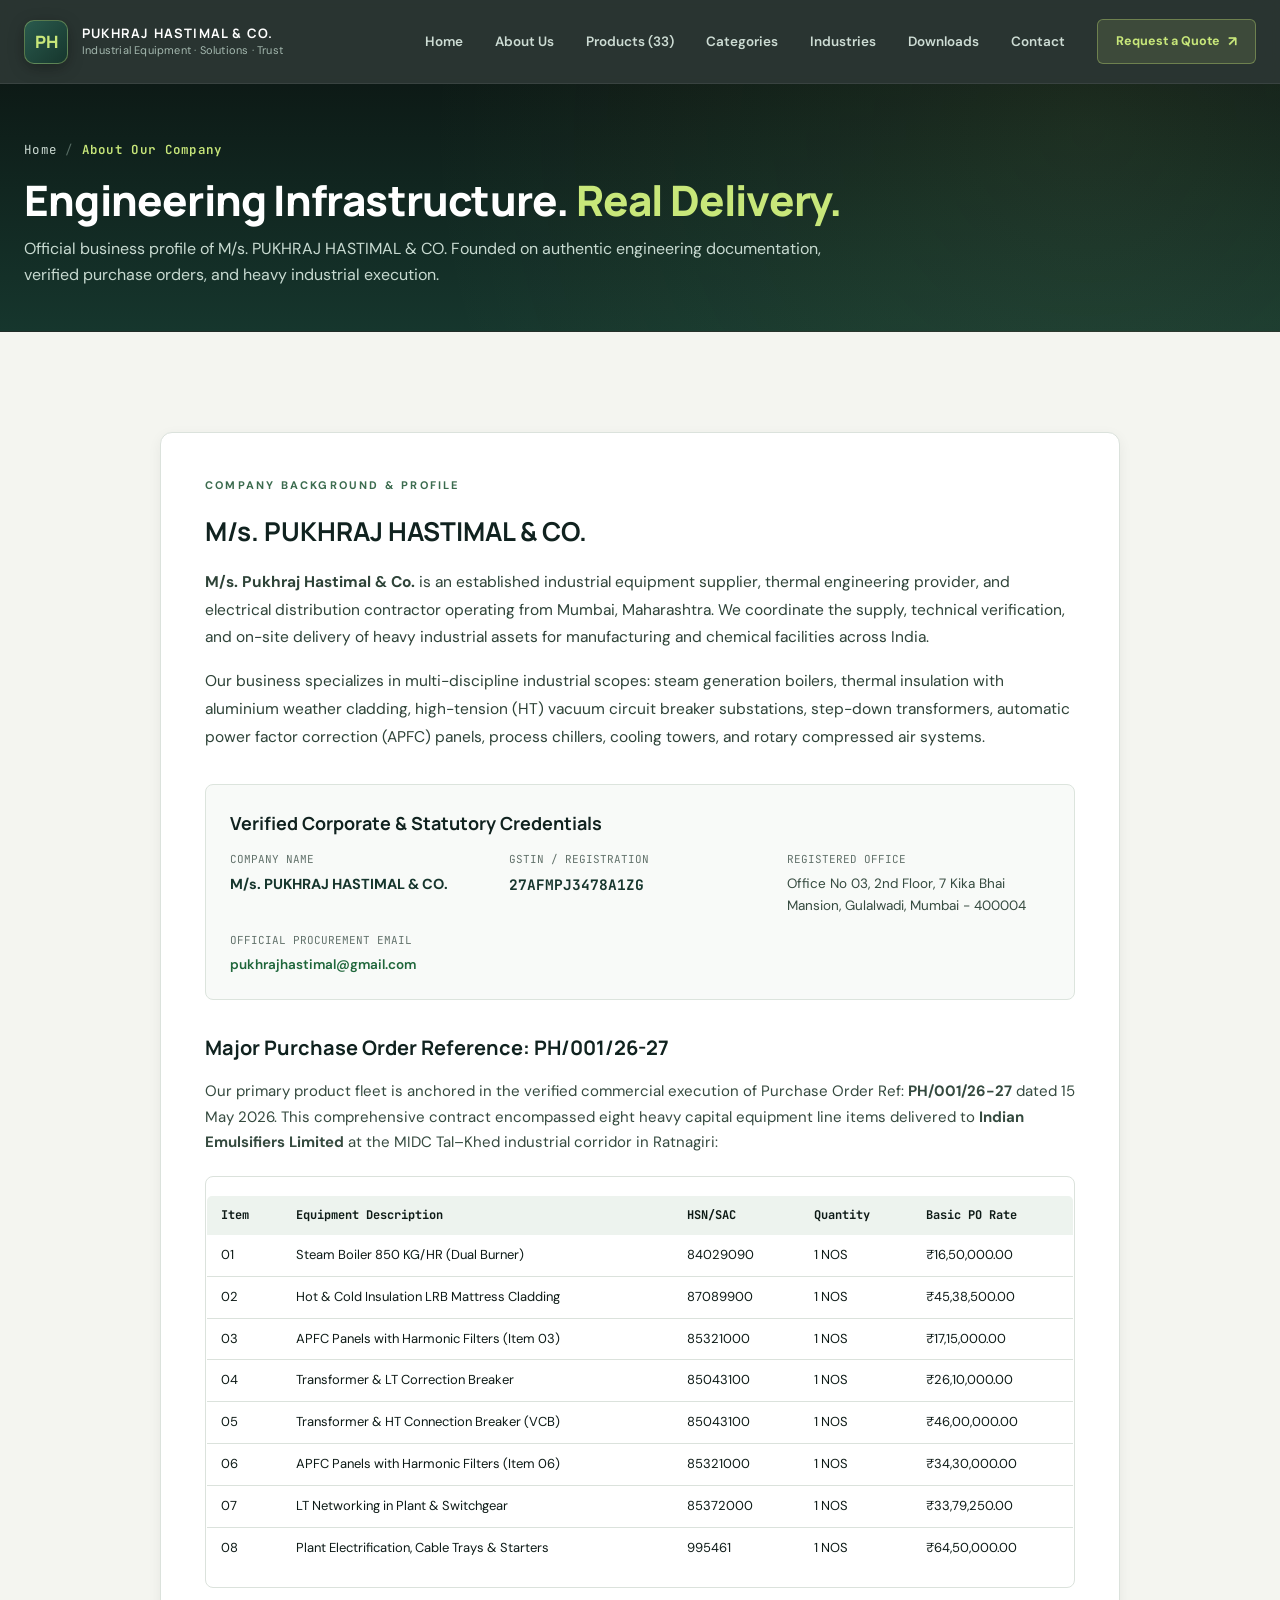
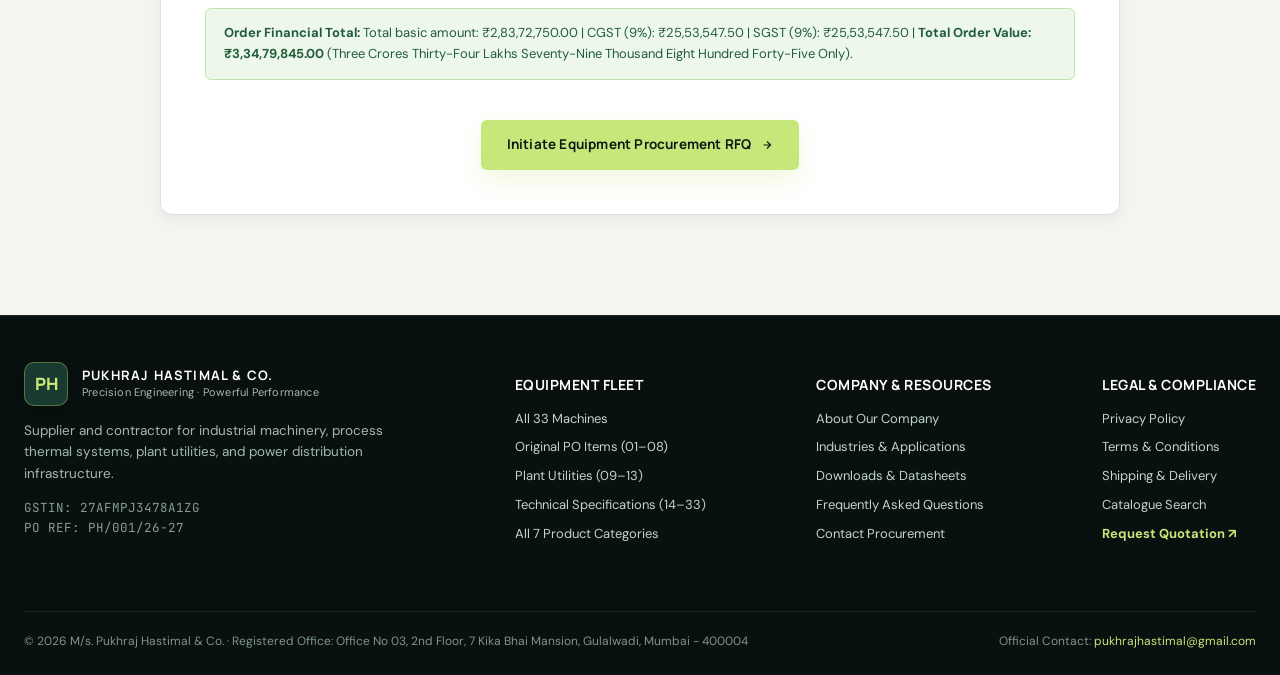
<file: about.html>
<!doctype html>
<html lang="en">
<head>
  <meta charset="utf-8">
  <meta name="viewport" content="width=device-width, initial-scale=1">
  <meta name="theme-color" content="#0d1a16">
  <meta name="description" content="About M/s. Pukhraj Hastimal & Co. — Industrial equipment supplier, thermal machinery, and turnkey electrical contractor based in Mumbai, Maharashtra. Verified facts only.">
  <title>About Us | M/s. Pukhraj Hastimal & Co.</title>
  <link rel="preconnect" href="https://fonts.googleapis.com">
  <link rel="preconnect" href="https://fonts.gstatic.com" crossorigin>
  <link rel="stylesheet" href="styles.css">
</head>
<body>
  <a class="skip-link" href="#main">Skip to main content</a>
    <!-- SITE HEADER & NAVIGATION -->
  <header class="site-header">
    <div class="container nav-wrap">
      <a class="brand" href="index.html" aria-label="Pukhraj Hastimal & Co. Homepage">
        <span class="brand-mark">PH</span>
        <span class="brand-copy">
          <strong>PUKHRAJ HASTIMAL & CO.</strong>
          <small>Industrial Equipment · Solutions · Trust</small>
        </span>
      </a>

      <button class="menu-toggle" id="menuToggle" aria-expanded="false" aria-controls="primaryNav" aria-label="Open navigation menu">
        <span></span><span></span><span></span>
      </button>

      <nav id="primaryNav" class="primary-nav" aria-label="Main navigation">
        <a href="index.html">Home</a> <a href="about.html" class="active" aria-current="page">About Us</a> <a href="products.html">Products (33)</a> <a href="categories.html">Categories</a> <a href="industries.html">Industries</a> <a href="downloads.html">Downloads</a> <a href="contact.html">Contact</a>
        <a href="quote.html" class="nav-cta">Request a Quote <span aria-hidden="true">↗</span></a>
      </nav>
    </div>
  </header>

  <main id="main">
    <section class="subpage-hero">
      <div class="container">
        <nav class="breadcrumbs" aria-label="Breadcrumb">
          <a href="index.html">Home</a>
          <span class="sep">/</span>
          <span class="current">About Our Company</span>
        </nav>
        <h1 class="page-title">Engineering Infrastructure. <em>Real Delivery.</em></h1>
        <p class="hero-subheading">
          Official business profile of M/s. PUKHRAJ HASTIMAL & CO. Founded on authentic engineering documentation, verified purchase orders, and heavy industrial execution.
        </p>
      </div>
    </section>

    <section class="section-pad">
      <div class="container" style="max-width: 960px;">
        
        <div style="background: var(--white); border: 1px solid var(--line); border-radius: var(--radius-md); padding: clamp(24px, 4vw, 44px); box-shadow: var(--shadow-sm);">
          <p class="eyebrow">COMPANY BACKGROUND & PROFILE</p>
          <h2 style="font-family: var(--font-heading); font-size: 26px; color: var(--forest-dark); margin: 0 0 16px;">
            M/s. PUKHRAJ HASTIMAL & CO.
          </h2>
          
          <p style="font-size: 15.5px; line-height: 1.8; color: #2e4338;">
            <strong>M/s. Pukhraj Hastimal & Co.</strong> is an established industrial equipment supplier, thermal engineering provider, and electrical distribution contractor operating from Mumbai, Maharashtra. We coordinate the supply, technical verification, and on-site delivery of heavy industrial assets for manufacturing and chemical facilities across India.
          </p>

          <p style="font-size: 15.5px; line-height: 1.8; color: #2e4338;">
            Our business specializes in multi-discipline industrial scopes: steam generation boilers, thermal insulation with aluminium weather cladding, high-tension (HT) vacuum circuit breaker substations, step-down transformers, automatic power factor correction (APFC) panels, process chillers, cooling towers, and rotary compressed air systems.
          </p>

          <div style="margin: 32px 0; padding: 24px; background: #f8faf8; border: 1px solid #dce4dd; border-radius: 8px;">
            <h3 style="font-family: var(--font-heading); font-size: 18px; color: var(--forest-dark); margin: 0 0 14px;">
              Verified Corporate & Statutory Credentials
            </h3>
            <dl style="display: grid; grid-template-columns: repeat(auto-fit, minmax(240px, 1fr)); gap: 16px; margin: 0;">
              <div>
                <dt style="font-family: var(--font-mono); font-size: 11px; color: var(--muted); text-transform: uppercase;">Company Name</dt>
                <dd style="margin: 4px 0 0; font-size: 14.5px; font-weight: 700; color: var(--forest);">M/s. PUKHRAJ HASTIMAL & CO.</dd>
              </div>
              <div>
                <dt style="font-family: var(--font-mono); font-size: 11px; color: var(--muted); text-transform: uppercase;">GSTIN / Registration</dt>
                <dd style="margin: 4px 0 0; font-size: 14.5px; font-weight: 700; color: var(--forest); font-family: var(--font-mono);">27AFMPJ3478A1ZG</dd>
              </div>
              <div>
                <dt style="font-family: var(--font-mono); font-size: 11px; color: var(--muted); text-transform: uppercase;">Registered Office</dt>
                <dd style="margin: 4px 0 0; font-size: 13.5px; color: #354a3f;">Office No 03, 2nd Floor, 7 Kika Bhai Mansion, Gulalwadi, Mumbai - 400004</dd>
              </div>
              <div>
                <dt style="font-family: var(--font-mono); font-size: 11px; color: var(--muted); text-transform: uppercase;">Official Procurement Email</dt>
                <dd style="margin: 4px 0 0; font-size: 13.5px; font-weight: 600;"><a href="mailto:pukhrajhastimal@gmail.com" style="color: #1e663a;">pukhrajhastimal@gmail.com</a></dd>
              </div>
            </dl>
          </div>

          <h3 style="font-family: var(--font-heading); font-size: 20px; color: var(--forest-dark); margin: 32px 0 12px;">
            Major Purchase Order Reference: PH/001/26-27
          </h3>
          <p style="font-size: 15px; line-height: 1.7; color: #354a3f;">
            Our primary product fleet is anchored in the verified commercial execution of Purchase Order Ref: <strong>PH/001/26-27</strong> dated 15 May 2026. This comprehensive contract encompassed eight heavy capital equipment line items delivered to <strong>Indian Emulsifiers Limited</strong> at the MIDC Tal–Khed industrial corridor in Ratnagiri:
          </p>

          <div style="background: #ffffff; border: 1px solid var(--line); border-radius: 8px; overflow-x: auto; margin: 20px 0;">
            <table class="specs-table" style="width: 100%;">
              <thead>
                <tr style="background: #edf3ee; text-align: left; font-size: 12px; font-family: var(--font-mono);">
                  <th style="padding: 10px 14px;">Item</th>
                  <th style="padding: 10px 14px;">Equipment Description</th>
                  <th style="padding: 10px 14px;">HSN/SAC</th>
                  <th style="padding: 10px 14px;">Quantity</th>
                  <th style="padding: 10px 14px;">Basic PO Rate</th>
                </tr>
              </thead>
              <tbody style="font-size: 13px;">
                <tr><td>01</td><td>Steam Boiler 850 KG/HR (Dual Burner)</td><td>84029090</td><td>1 NOS</td><td>₹16,50,000.00</td></tr>
                <tr><td>02</td><td>Hot & Cold Insulation LRB Mattress Cladding</td><td>87089900</td><td>1 NOS</td><td>₹45,38,500.00</td></tr>
                <tr><td>03</td><td>APFC Panels with Harmonic Filters (Item 03)</td><td>85321000</td><td>1 NOS</td><td>₹17,15,000.00</td></tr>
                <tr><td>04</td><td>Transformer & LT Correction Breaker</td><td>85043100</td><td>1 NOS</td><td>₹26,10,000.00</td></tr>
                <tr><td>05</td><td>Transformer & HT Connection Breaker (VCB)</td><td>85043100</td><td>1 NOS</td><td>₹46,00,000.00</td></tr>
                <tr><td>06</td><td>APFC Panels with Harmonic Filters (Item 06)</td><td>85321000</td><td>1 NOS</td><td>₹34,30,000.00</td></tr>
                <tr><td>07</td><td>LT Networking in Plant & Switchgear</td><td>85372000</td><td>1 NOS</td><td>₹33,79,250.00</td></tr>
                <tr><td>08</td><td>Plant Electrification, Cable Trays & Starters</td><td>995461</td><td>1 NOS</td><td>₹64,50,000.00</td></tr>
              </tbody>
            </table>
          </div>

          <div style="padding: 14px 18px; background: #eef7eb; border: 1px solid #c2e2b3; border-radius: 6px; font-size: 13px; color: #215d38; line-height: 1.6;">
            <strong>Order Financial Total:</strong> Total basic amount: ₹2,83,72,750.00 | CGST (9%): ₹25,53,547.50 | SGST (9%): ₹25,53,547.50 | <strong>Total Order Value: ₹3,34,79,845.00</strong> (Three Crores Thirty-Four Lakhs Seventy-Nine Thousand Eight Hundred Forty-Five Only).
          </div>

          <div style="margin-top: 40px; text-align: center;">
            <a href="quote.html" class="btn-hero-primary" style="text-decoration: none; display: inline-flex;">
              <span>Initiate Equipment Procurement RFQ</span>
              <svg viewBox="0 0 24 24" fill="none" stroke="currentColor" stroke-width="2.5"><path d="M5 12h14M12 5l7 7-7 7"/></svg>
            </a>
          </div>

        </div>

      </div>
    </section>
  </main>

    <!-- SITE FOOTER -->
  <footer class="site-footer">
    <div class="container footer-main">
      <div class="footer-col-brand">
        <a class="brand footer-brand" href="index.html">
          <span class="brand-mark">PH</span>
          <span class="brand-copy">
            <strong>PUKHRAJ HASTIMAL & CO.</strong>
            <small>Precision Engineering · Powerful Performance</small>
          </span>
        </a>
        <p style="margin-top: 14px; font-size: 13.5px; color: #a4b8af; line-height: 1.6; max-width: 380px;">
          Supplier and contractor for industrial machinery, process thermal systems, plant utilities, and power distribution infrastructure.
        </p>
        <div style="margin-top: 14px; font-size: 12.5px; color: #879c93; font-family: var(--font-mono);">
          GSTIN: 27AFMPJ3478A1ZG<br>
          PO REF: PH/001/26-27
        </div>
      </div>

      <div class="footer-col">
        <h4 style="font-family: var(--font-heading); color: var(--white); font-size: 14px; margin-bottom: 12px; letter-spacing: 0.5px;">EQUIPMENT FLEET</h4>
        <ul style="list-style: none; padding: 0; margin: 0; display: flex; flex-direction: column; gap: 8px; font-size: 13px;">
          <li><a href="products.html" style="color: #c2d4cb; text-decoration: none;">All 33 Machines</a></li>
          <li><a href="products.html?filter=po" style="color: #c2d4cb; text-decoration: none;">Original PO Items (01–08)</a></li>
          <li><a href="products.html?filter=supplementary" style="color: #c2d4cb; text-decoration: none;">Plant Utilities (09–13)</a></li>
          <li><a href="products.html?filter=extended" style="color: #c2d4cb; text-decoration: none;">Technical Specifications (14–33)</a></li>
          <li><a href="categories.html" style="color: #c2d4cb; text-decoration: none;">All 7 Product Categories</a></li>
        </ul>
      </div>

      <div class="footer-col">
        <h4 style="font-family: var(--font-heading); color: var(--white); font-size: 14px; margin-bottom: 12px; letter-spacing: 0.5px;">COMPANY & RESOURCES</h4>
        <ul style="list-style: none; padding: 0; margin: 0; display: flex; flex-direction: column; gap: 8px; font-size: 13px;">
          <li><a href="about.html" style="color: #c2d4cb; text-decoration: none;">About Our Company</a></li>
          <li><a href="industries.html" style="color: #c2d4cb; text-decoration: none;">Industries & Applications</a></li>
          <li><a href="downloads.html" style="color: #c2d4cb; text-decoration: none;">Downloads & Datasheets</a></li>
          <li><a href="faq.html" style="color: #c2d4cb; text-decoration: none;">Frequently Asked Questions</a></li>
          <li><a href="contact.html" style="color: #c2d4cb; text-decoration: none;">Contact Procurement</a></li>
        </ul>
      </div>

      <div class="footer-col">
        <h4 style="font-family: var(--font-heading); color: var(--white); font-size: 14px; margin-bottom: 12px; letter-spacing: 0.5px;">LEGAL & COMPLIANCE</h4>
        <ul style="list-style: none; padding: 0; margin: 0; display: flex; flex-direction: column; gap: 8px; font-size: 13px;">
          <li><a href="privacy.html" style="color: #c2d4cb; text-decoration: none;">Privacy Policy</a></li>
          <li><a href="terms.html" style="color: #c2d4cb; text-decoration: none;">Terms & Conditions</a></li>
          <li><a href="shipping.html" style="color: #c2d4cb; text-decoration: none;">Shipping & Delivery</a></li>
          <li><a href="search.html" style="color: #c2d4cb; text-decoration: none;">Catalogue Search</a></li>
          <li><a href="quote.html" style="color: var(--lime); font-weight: 700; text-decoration: none;">Request Quotation ↗</a></li>
        </ul>
      </div>
    </div>

    <div class="container footer-bottom" style="margin-top: 36px; padding-top: 20px; border-top: 1px solid rgba(255,255,255,0.08); display: flex; flex-wrap: wrap; justify-content: space-between; gap: 12px; font-size: 12px; color: #7f958a;">
      <span>© 2026 M/s. Pukhraj Hastimal & Co. · Registered Office: Office No 03, 2nd Floor, 7 Kika Bhai Mansion, Gulalwadi, Mumbai - 400004</span>
      <span>Official Contact: <a href="mailto:pukhrajhastimal@gmail.com" style="color: var(--lime);">pukhrajhastimal@gmail.com</a></span>
    </div>
  </footer>

  <!-- Global Mobile Nav Toggle Script -->
  <script>
    const menuToggle = document.getElementById('menuToggle');
    const primaryNav = document.getElementById('primaryNav');
    if (menuToggle && primaryNav) {
      menuToggle.addEventListener('click', () => {
        const isOpen = primaryNav.classList.toggle('open');
        menuToggle.setAttribute('aria-expanded', String(isOpen));
      });
    }
  </script>
</body>
</html>
</file>
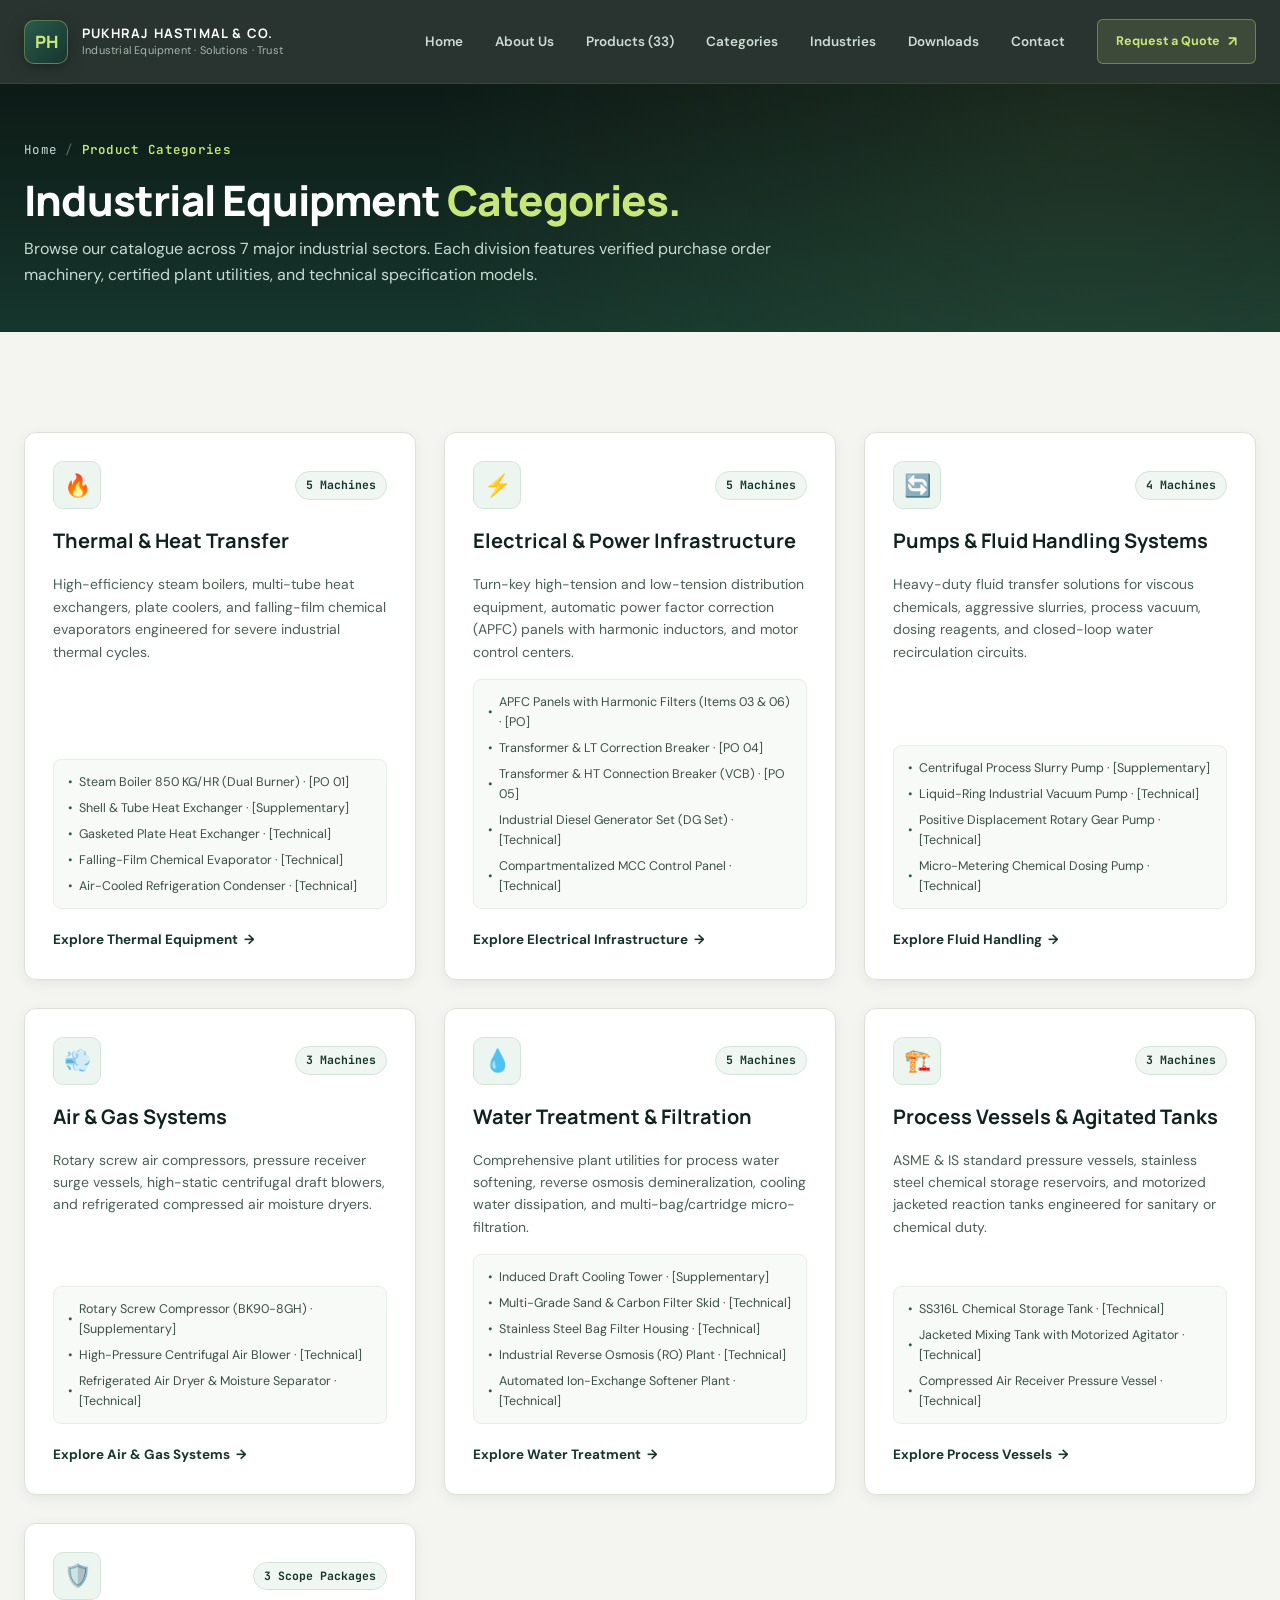
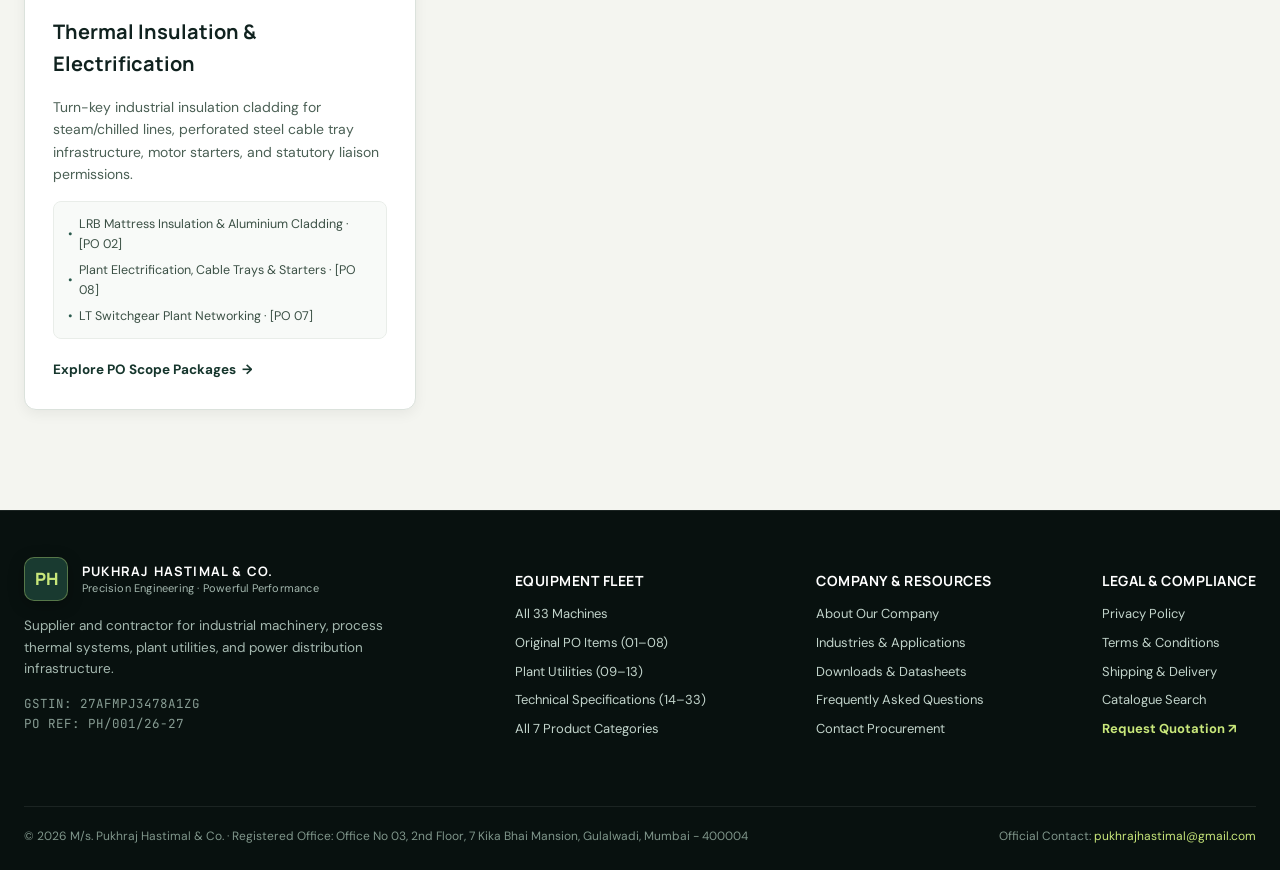
<file: categories.html>
<!doctype html>
<html lang="en">
<head>
  <meta charset="utf-8">
  <meta name="viewport" content="width=device-width, initial-scale=1">
  <meta name="theme-color" content="#0d1a16">
  <meta name="description" content="Explore equipment categories offered by M/s. Pukhraj Hastimal & Co.: Thermal systems, pumps, compressors, water treatment, electrical substations, and process vessels.">
  <title>Industrial Equipment Categories | Pukhraj Hastimal & Co.</title>
  <link rel="preconnect" href="https://fonts.googleapis.com">
  <link rel="preconnect" href="https://fonts.gstatic.com" crossorigin>
  <link rel="stylesheet" href="styles.css">
</head>
<body>
  <a class="skip-link" href="#main">Skip to main content</a>
    <!-- SITE HEADER & NAVIGATION -->
  <header class="site-header">
    <div class="container nav-wrap">
      <a class="brand" href="index.html" aria-label="Pukhraj Hastimal & Co. Homepage">
        <span class="brand-mark">PH</span>
        <span class="brand-copy">
          <strong>PUKHRAJ HASTIMAL & CO.</strong>
          <small>Industrial Equipment · Solutions · Trust</small>
        </span>
      </a>

      <button class="menu-toggle" id="menuToggle" aria-expanded="false" aria-controls="primaryNav" aria-label="Open navigation menu">
        <span></span><span></span><span></span>
      </button>

      <nav id="primaryNav" class="primary-nav" aria-label="Main navigation">
        <a href="index.html">Home</a> <a href="about.html">About Us</a> <a href="products.html">Products (33)</a> <a href="categories.html" class="active" aria-current="page">Categories</a> <a href="industries.html">Industries</a> <a href="downloads.html">Downloads</a> <a href="contact.html">Contact</a>
        <a href="quote.html" class="nav-cta">Request a Quote <span aria-hidden="true">↗</span></a>
      </nav>
    </div>
  </header>

  <main id="main">
    <section class="subpage-hero">
      <div class="container">
        <nav class="breadcrumbs" aria-label="Breadcrumb">
          <a href="index.html">Home</a>
          <span class="sep">/</span>
          <span class="current">Product Categories</span>
        </nav>
        <h1 class="page-title">Industrial Equipment <em>Categories.</em></h1>
        <p class="hero-subheading">
          Browse our catalogue across 7 major industrial sectors. Each division features verified purchase order machinery, certified plant utilities, and technical specification models.
        </p>
      </div>
    </section>

    <section class="section-pad">
      <div class="container">
        <div class="categories-showcase-grid">

          <!-- 01: Thermal & Heat Transfer -->
          <article class="cat-card">
            <div class="cat-header">
              <div class="cat-icon-badge">🔥</div>
              <span class="cat-count">5 Machines</span>
            </div>
            <h3>Thermal & Heat Transfer</h3>
            <p>High-efficiency steam boilers, multi-tube heat exchangers, plate coolers, and falling-film chemical evaporators engineered for severe industrial thermal cycles.</p>
            <div class="cat-machine-preview">
              <span>Steam Boiler 850 KG/HR (Dual Burner) · [PO 01]</span>
              <span>Shell & Tube Heat Exchanger · [Supplementary]</span>
              <span>Gasketed Plate Heat Exchanger · [Technical]</span>
              <span>Falling-Film Chemical Evaporator · [Technical]</span>
              <span>Air-Cooled Refrigeration Condenser · [Technical]</span>
            </div>
            <a class="cat-link" href="products.html?category=thermal">Explore Thermal Equipment <span>→</span></a>
          </article>

          <!-- 02: Electrical & Power Infrastructure -->
          <article class="cat-card">
            <div class="cat-header">
              <div class="cat-icon-badge">⚡</div>
              <span class="cat-count">5 Machines</span>
            </div>
            <h3>Electrical & Power Infrastructure</h3>
            <p>Turn-key high-tension and low-tension distribution equipment, automatic power factor correction (APFC) panels with harmonic inductors, and motor control centers.</p>
            <div class="cat-machine-preview">
              <span>APFC Panels with Harmonic Filters (Items 03 & 06) · [PO]</span>
              <span>Transformer & LT Correction Breaker · [PO 04]</span>
              <span>Transformer & HT Connection Breaker (VCB) · [PO 05]</span>
              <span>Industrial Diesel Generator Set (DG Set) · [Technical]</span>
              <span>Compartmentalized MCC Control Panel · [Technical]</span>
            </div>
            <a class="cat-link" href="products.html?category=electrical">Explore Electrical Infrastructure <span>→</span></a>
          </article>

          <!-- 03: Pumps & Fluid Handling -->
          <article class="cat-card">
            <div class="cat-header">
              <div class="cat-icon-badge">🔄</div>
              <span class="cat-count">4 Machines</span>
            </div>
            <h3>Pumps & Fluid Handling Systems</h3>
            <p>Heavy-duty fluid transfer solutions for viscous chemicals, aggressive slurries, process vacuum, dosing reagents, and closed-loop water recirculation circuits.</p>
            <div class="cat-machine-preview">
              <span>Centrifugal Process Slurry Pump · [Supplementary]</span>
              <span>Liquid-Ring Industrial Vacuum Pump · [Technical]</span>
              <span>Positive Displacement Rotary Gear Pump · [Technical]</span>
              <span>Micro-Metering Chemical Dosing Pump · [Technical]</span>
            </div>
            <a class="cat-link" href="products.html?category=pumps">Explore Fluid Handling <span>→</span></a>
          </article>

          <!-- 04: Industrial Air & Gas Systems -->
          <article class="cat-card">
            <div class="cat-header">
              <div class="cat-icon-badge">💨</div>
              <span class="cat-count">3 Machines</span>
            </div>
            <h3>Air & Gas Systems</h3>
            <p>Rotary screw air compressors, pressure receiver surge vessels, high-static centrifugal draft blowers, and refrigerated compressed air moisture dryers.</p>
            <div class="cat-machine-preview">
              <span>Rotary Screw Compressor (BK90-8GH) · [Supplementary]</span>
              <span>High-Pressure Centrifugal Air Blower · [Technical]</span>
              <span>Refrigerated Air Dryer & Moisture Separator · [Technical]</span>
            </div>
            <a class="cat-link" href="products.html?category=air">Explore Air & Gas Systems <span>→</span></a>
          </article>

          <!-- 05: Water Treatment & Filtration -->
          <article class="cat-card">
            <div class="cat-header">
              <div class="cat-icon-badge">💧</div>
              <span class="cat-count">5 Machines</span>
            </div>
            <h3>Water Treatment & Filtration</h3>
            <p>Comprehensive plant utilities for process water softening, reverse osmosis demineralization, cooling water dissipation, and multi-bag/cartridge micro-filtration.</p>
            <div class="cat-machine-preview">
              <span>Induced Draft Cooling Tower · [Supplementary]</span>
              <span>Multi-Grade Sand & Carbon Filter Skid · [Technical]</span>
              <span>Stainless Steel Bag Filter Housing · [Technical]</span>
              <span>Industrial Reverse Osmosis (RO) Plant · [Technical]</span>
              <span>Automated Ion-Exchange Softener Plant · [Technical]</span>
            </div>
            <a class="cat-link" href="products.html?category=water">Explore Water Treatment <span>→</span></a>
          </article>

          <!-- 06: Process Vessels & Tanks -->
          <article class="cat-card">
            <div class="cat-header">
              <div class="cat-icon-badge">🏗️</div>
              <span class="cat-count">3 Machines</span>
            </div>
            <h3>Process Vessels & Agitated Tanks</h3>
            <p>ASME & IS standard pressure vessels, stainless steel chemical storage reservoirs, and motorized jacketed reaction tanks engineered for sanitary or chemical duty.</p>
            <div class="cat-machine-preview">
              <span>SS316L Chemical Storage Tank · [Technical]</span>
              <span>Jacketed Mixing Tank with Motorized Agitator · [Technical]</span>
              <span>Compressed Air Receiver Pressure Vessel · [Technical]</span>
            </div>
            <a class="cat-link" href="products.html?category=vessels">Explore Process Vessels <span>→</span></a>
          </article>

          <!-- 07: Thermal Insulation & Plant Services -->
          <article class="cat-card">
            <div class="cat-header">
              <div class="cat-icon-badge">🛡️</div>
              <span class="cat-count">3 Scope Packages</span>
            </div>
            <h3>Thermal Insulation & Electrification</h3>
            <p>Turn-key industrial insulation cladding for steam/chilled lines, perforated steel cable tray infrastructure, motor starters, and statutory liaison permissions.</p>
            <div class="cat-machine-preview">
              <span>LRB Mattress Insulation & Aluminium Cladding · [PO 02]</span>
              <span>Plant Electrification, Cable Trays & Starters · [PO 08]</span>
              <span>LT Switchgear Plant Networking · [PO 07]</span>
            </div>
            <a class="cat-link" href="products.html?filter=po">Explore PO Scope Packages <span>→</span></a>
          </article>

        </div>
      </div>
    </section>
  </main>

    <!-- SITE FOOTER -->
  <footer class="site-footer">
    <div class="container footer-main">
      <div class="footer-col-brand">
        <a class="brand footer-brand" href="index.html">
          <span class="brand-mark">PH</span>
          <span class="brand-copy">
            <strong>PUKHRAJ HASTIMAL & CO.</strong>
            <small>Precision Engineering · Powerful Performance</small>
          </span>
        </a>
        <p style="margin-top: 14px; font-size: 13.5px; color: #a4b8af; line-height: 1.6; max-width: 380px;">
          Supplier and contractor for industrial machinery, process thermal systems, plant utilities, and power distribution infrastructure.
        </p>
        <div style="margin-top: 14px; font-size: 12.5px; color: #879c93; font-family: var(--font-mono);">
          GSTIN: 27AFMPJ3478A1ZG<br>
          PO REF: PH/001/26-27
        </div>
      </div>

      <div class="footer-col">
        <h4 style="font-family: var(--font-heading); color: var(--white); font-size: 14px; margin-bottom: 12px; letter-spacing: 0.5px;">EQUIPMENT FLEET</h4>
        <ul style="list-style: none; padding: 0; margin: 0; display: flex; flex-direction: column; gap: 8px; font-size: 13px;">
          <li><a href="products.html" style="color: #c2d4cb; text-decoration: none;">All 33 Machines</a></li>
          <li><a href="products.html?filter=po" style="color: #c2d4cb; text-decoration: none;">Original PO Items (01–08)</a></li>
          <li><a href="products.html?filter=supplementary" style="color: #c2d4cb; text-decoration: none;">Plant Utilities (09–13)</a></li>
          <li><a href="products.html?filter=extended" style="color: #c2d4cb; text-decoration: none;">Technical Specifications (14–33)</a></li>
          <li><a href="categories.html" style="color: #c2d4cb; text-decoration: none;">All 7 Product Categories</a></li>
        </ul>
      </div>

      <div class="footer-col">
        <h4 style="font-family: var(--font-heading); color: var(--white); font-size: 14px; margin-bottom: 12px; letter-spacing: 0.5px;">COMPANY & RESOURCES</h4>
        <ul style="list-style: none; padding: 0; margin: 0; display: flex; flex-direction: column; gap: 8px; font-size: 13px;">
          <li><a href="about.html" style="color: #c2d4cb; text-decoration: none;">About Our Company</a></li>
          <li><a href="industries.html" style="color: #c2d4cb; text-decoration: none;">Industries & Applications</a></li>
          <li><a href="downloads.html" style="color: #c2d4cb; text-decoration: none;">Downloads & Datasheets</a></li>
          <li><a href="faq.html" style="color: #c2d4cb; text-decoration: none;">Frequently Asked Questions</a></li>
          <li><a href="contact.html" style="color: #c2d4cb; text-decoration: none;">Contact Procurement</a></li>
        </ul>
      </div>

      <div class="footer-col">
        <h4 style="font-family: var(--font-heading); color: var(--white); font-size: 14px; margin-bottom: 12px; letter-spacing: 0.5px;">LEGAL & COMPLIANCE</h4>
        <ul style="list-style: none; padding: 0; margin: 0; display: flex; flex-direction: column; gap: 8px; font-size: 13px;">
          <li><a href="privacy.html" style="color: #c2d4cb; text-decoration: none;">Privacy Policy</a></li>
          <li><a href="terms.html" style="color: #c2d4cb; text-decoration: none;">Terms & Conditions</a></li>
          <li><a href="shipping.html" style="color: #c2d4cb; text-decoration: none;">Shipping & Delivery</a></li>
          <li><a href="search.html" style="color: #c2d4cb; text-decoration: none;">Catalogue Search</a></li>
          <li><a href="quote.html" style="color: var(--lime); font-weight: 700; text-decoration: none;">Request Quotation ↗</a></li>
        </ul>
      </div>
    </div>

    <div class="container footer-bottom" style="margin-top: 36px; padding-top: 20px; border-top: 1px solid rgba(255,255,255,0.08); display: flex; flex-wrap: wrap; justify-content: space-between; gap: 12px; font-size: 12px; color: #7f958a;">
      <span>© 2026 M/s. Pukhraj Hastimal & Co. · Registered Office: Office No 03, 2nd Floor, 7 Kika Bhai Mansion, Gulalwadi, Mumbai - 400004</span>
      <span>Official Contact: <a href="mailto:pukhrajhastimal@gmail.com" style="color: var(--lime);">pukhrajhastimal@gmail.com</a></span>
    </div>
  </footer>

  <!-- Global Mobile Nav Toggle Script -->
  <script>
    const menuToggle = document.getElementById('menuToggle');
    const primaryNav = document.getElementById('primaryNav');
    if (menuToggle && primaryNav) {
      menuToggle.addEventListener('click', () => {
        const isOpen = primaryNav.classList.toggle('open');
        menuToggle.setAttribute('aria-expanded', String(isOpen));
      });
    }
  </script>
</body>
</html>
</file>
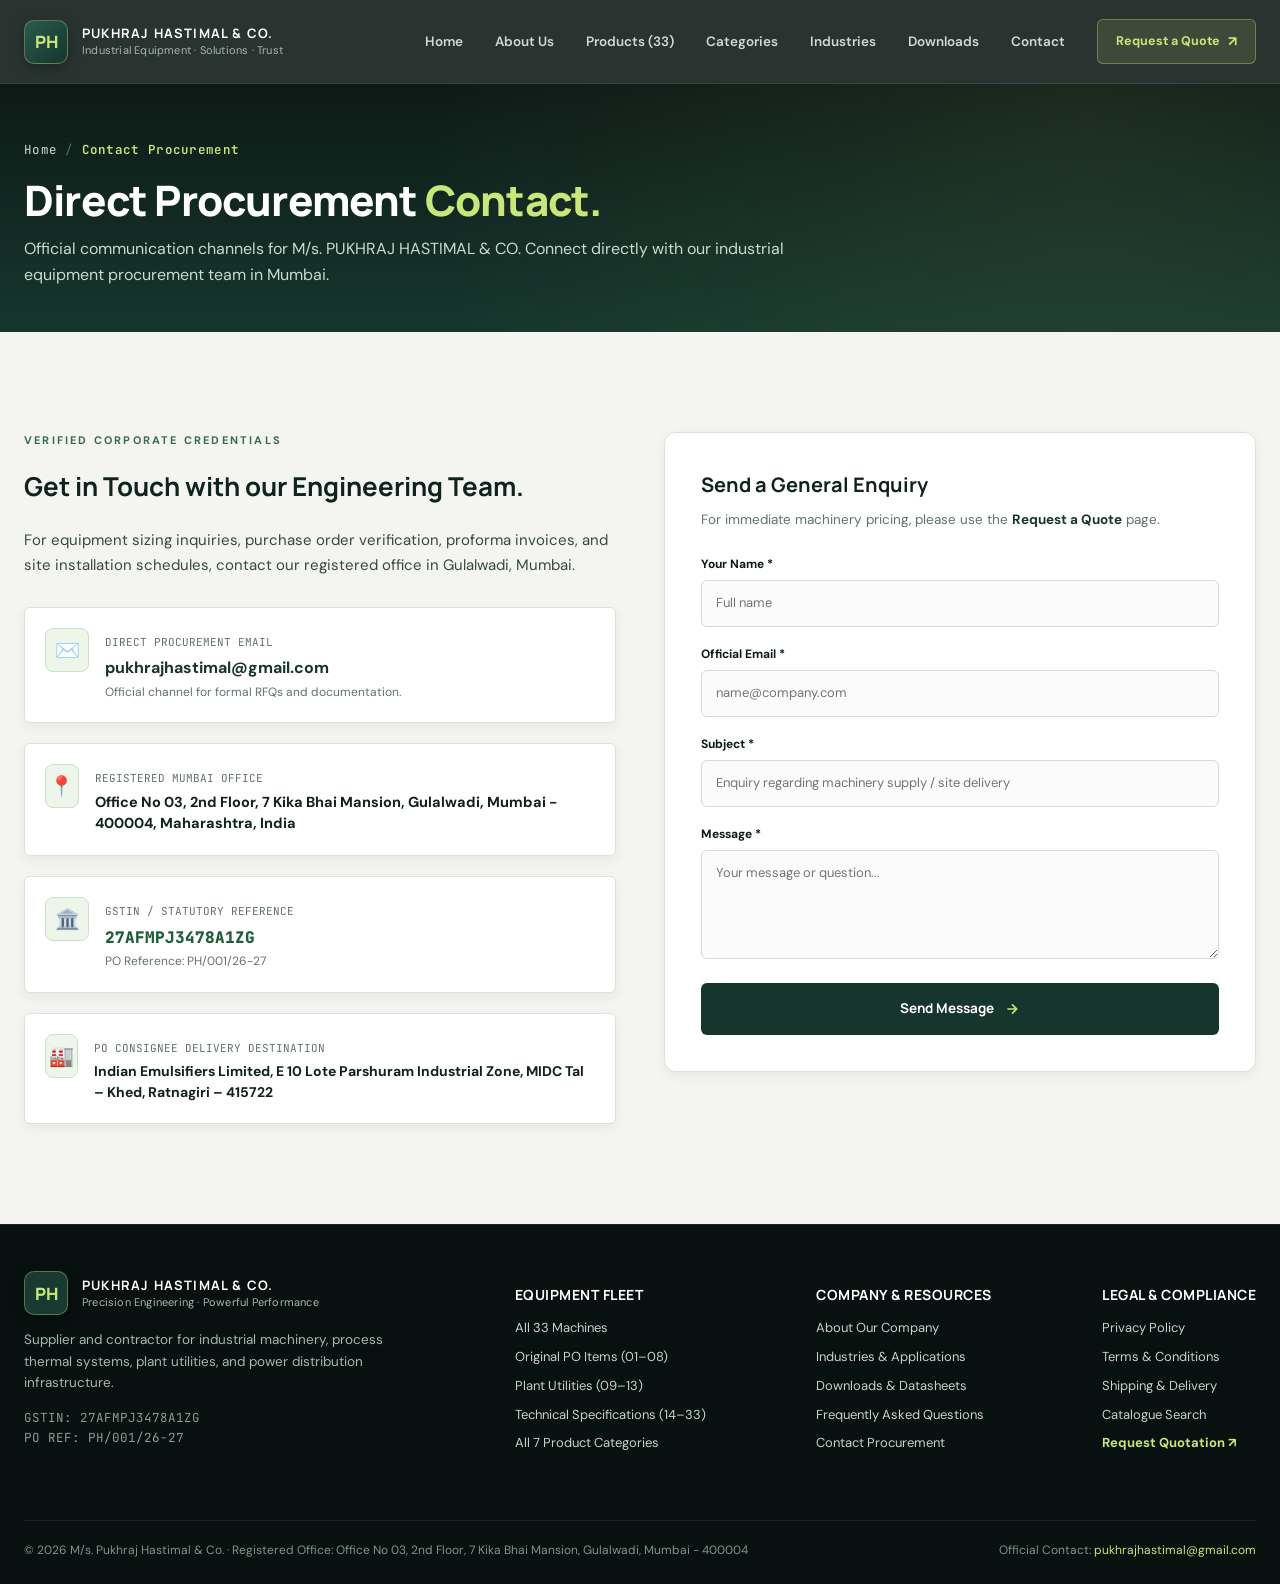
<file: contact.html>
<!doctype html>
<html lang="en">
<head>
  <meta charset="utf-8">
  <meta name="viewport" content="width=device-width, initial-scale=1">
  <meta name="theme-color" content="#0d1a16">
  <meta name="description" content="Contact M/s. Pukhraj Hastimal & Co. — Industrial equipment supply and engineering contracting office in Mumbai, Maharashtra. Official email, registered office address, and GSTIN.">
  <title>Contact Us | M/s. Pukhraj Hastimal & Co.</title>
  <link rel="preconnect" href="https://fonts.googleapis.com">
  <link rel="preconnect" href="https://fonts.gstatic.com" crossorigin>
  <link rel="stylesheet" href="styles.css">
</head>
<body>
  <a class="skip-link" href="#main">Skip to main content</a>
    <!-- SITE HEADER & NAVIGATION -->
  <header class="site-header">
    <div class="container nav-wrap">
      <a class="brand" href="index.html" aria-label="Pukhraj Hastimal & Co. Homepage">
        <span class="brand-mark">PH</span>
        <span class="brand-copy">
          <strong>PUKHRAJ HASTIMAL & CO.</strong>
          <small>Industrial Equipment · Solutions · Trust</small>
        </span>
      </a>

      <button class="menu-toggle" id="menuToggle" aria-expanded="false" aria-controls="primaryNav" aria-label="Open navigation menu">
        <span></span><span></span><span></span>
      </button>

      <nav id="primaryNav" class="primary-nav" aria-label="Main navigation">
        <a href="index.html">Home</a> <a href="about.html">About Us</a> <a href="products.html">Products (33)</a> <a href="categories.html">Categories</a> <a href="industries.html">Industries</a> <a href="downloads.html">Downloads</a> <a href="contact.html" class="active" aria-current="page">Contact</a>
        <a href="quote.html" class="nav-cta">Request a Quote <span aria-hidden="true">↗</span></a>
      </nav>
    </div>
  </header>

  <main id="main">
    <section class="subpage-hero">
      <div class="container">
        <nav class="breadcrumbs" aria-label="Breadcrumb">
          <a href="index.html">Home</a>
          <span class="sep">/</span>
          <span class="current">Contact Procurement</span>
        </nav>
        <h1 class="page-title">Direct Procurement <em>Contact.</em></h1>
        <p class="hero-subheading">
          Official communication channels for M/s. PUKHRAJ HASTIMAL & CO. Connect directly with our industrial equipment procurement team in Mumbai.
        </p>
      </div>
    </section>

    <section class="section-pad">
      <div class="container">
        <div style="display: grid; grid-template-columns: 1fr 1fr; gap: 48px; align-items: start;">
          
          <!-- Contact Details Cards -->
          <div>
            <p class="eyebrow">VERIFIED CORPORATE CREDENTIALS</p>
            <h2 style="font-family: var(--font-heading); font-size: 26px; color: var(--forest-dark); margin: 0 0 20px;">
              Get in Touch with our Engineering Team.
            </h2>
            <p style="font-size: 15px; line-height: 1.7; color: #354a3f; margin-bottom: 28px;">
              For equipment sizing inquiries, purchase order verification, proforma invoices, and site installation schedules, contact our registered office in Gulalwadi, Mumbai.
            </p>

            <div style="display: flex; flex-direction: column; gap: 20px;">
              <div style="display: flex; gap: 16px; padding: 20px; background: var(--white); border: 1px solid var(--line); border-radius: var(--radius-sm); box-shadow: var(--shadow-sm);">
                <div style="width: 44px; height: 44px; background: #eef6ec; border: 1px solid #c8e4c2; color: #1e5e3b; display: grid; place-items: center; border-radius: 8px; font-size: 20px;">✉️</div>
                <div>
                  <small style="font-family: var(--font-mono); font-size: 11px; color: var(--muted); text-transform: uppercase;">Direct Procurement Email</small>
                  <div style="font-size: 16px; font-weight: 700; margin-top: 2px;">
                    <a href="mailto:pukhrajhastimal@gmail.com" style="color: var(--forest); text-decoration: none;">pukhrajhastimal@gmail.com</a>
                  </div>
                  <span style="font-size: 12px; color: var(--muted); margin-top: 2px; display: block;">Official channel for formal RFQs and documentation.</span>
                </div>
              </div>

              <div style="display: flex; gap: 16px; padding: 20px; background: var(--white); border: 1px solid var(--line); border-radius: var(--radius-sm); box-shadow: var(--shadow-sm);">
                <div style="width: 44px; height: 44px; background: #eef6ec; border: 1px solid #c8e4c2; color: #1e5e3b; display: grid; place-items: center; border-radius: 8px; font-size: 20px;">📍</div>
                <div>
                  <small style="font-family: var(--font-mono); font-size: 11px; color: var(--muted); text-transform: uppercase;">Registered Mumbai Office</small>
                  <div style="font-size: 14.5px; font-weight: 700; color: var(--forest-dark); margin-top: 2px; line-height: 1.5;">
                    Office No 03, 2nd Floor, 7 Kika Bhai Mansion, Gulalwadi, Mumbai - 400004, Maharashtra, India
                  </div>
                </div>
              </div>

              <div style="display: flex; gap: 16px; padding: 20px; background: var(--white); border: 1px solid var(--line); border-radius: var(--radius-sm); box-shadow: var(--shadow-sm);">
                <div style="width: 44px; height: 44px; background: #eef6ec; border: 1px solid #c8e4c2; color: #1e5e3b; display: grid; place-items: center; border-radius: 8px; font-size: 20px;">🏛️</div>
                <div>
                  <small style="font-family: var(--font-mono); font-size: 11px; color: var(--muted); text-transform: uppercase;">GSTIN / Statutory Reference</small>
                  <div style="font-size: 16px; font-weight: 800; color: #1e5e3b; font-family: var(--font-mono); margin-top: 2px;">
                    27AFMPJ3478A1ZG
                  </div>
                  <span style="font-size: 12px; color: var(--muted); margin-top: 2px; display: block;">PO Reference: PH/001/26-27</span>
                </div>
              </div>

              <div style="display: flex; gap: 16px; padding: 20px; background: var(--white); border: 1px solid var(--line); border-radius: var(--radius-sm); box-shadow: var(--shadow-sm);">
                <div style="width: 44px; height: 44px; background: #eef6ec; border: 1px solid #c8e4c2; color: #1e5e3b; display: grid; place-items: center; border-radius: 8px; font-size: 20px;">🏭</div>
                <div>
                  <small style="font-family: var(--font-mono); font-size: 11px; color: var(--muted); text-transform: uppercase;">PO Consignee Delivery Destination</small>
                  <div style="font-size: 14px; font-weight: 700; color: var(--forest-dark); margin-top: 2px; line-height: 1.5;">
                    Indian Emulsifiers Limited, E 10 Lote Parshuram Industrial Zone, MIDC Tal – Khed, Ratnagiri – 415722
                  </div>
                </div>
              </div>
            </div>
          </div>

          <!-- General Enquiry Form -->
          <div style="background: var(--white); border: 1px solid var(--line); border-radius: var(--radius-md); padding: clamp(24px, 4vw, 36px); box-shadow: var(--shadow-sm);">
            <h3 style="font-family: var(--font-heading); font-size: 20px; color: var(--forest-dark); margin: 0 0 8px;">
              Send a General Enquiry
            </h3>
            <p style="font-size: 13.5px; color: var(--muted); margin: 0 0 24px;">
              For immediate machinery pricing, please use the <a href="quote.html" style="color: var(--forest); font-weight: 700;">Request a Quote</a> page.
            </p>

            <form id="generalContactForm">
              <div class="form-row">
                <label for="c_name">Your Name *</label>
                <input id="c_name" name="c_name" required placeholder="Full name">
              </div>
              <div class="form-row">
                <label for="c_email">Official Email *</label>
                <input id="c_email" name="c_email" type="email" required placeholder="name@company.com">
              </div>
              <div class="form-row">
                <label for="c_subject">Subject *</label>
                <input id="c_subject" name="c_subject" required placeholder="Enquiry regarding machinery supply / site delivery">
              </div>
              <div class="form-row">
                <label for="c_message">Message *</label>
                <textarea id="c_message" name="c_message" rows="4" required placeholder="Your message or question..."></textarea>
              </div>

              <button class="submit-button" type="submit" style="width: 100%; justify-content: center;">
                <span>Send Message</span>
                <svg viewBox="0 0 24 24" fill="none" stroke="currentColor" stroke-width="2.5"><path d="M5 12h14M12 5l7 7-7 7"/></svg>
              </button>
              <p id="contactFeedback" class="form-feedback" role="status" aria-live="polite" style="margin-top: 14px;"></p>
            </form>
          </div>

        </div>
      </div>
    </section>
  </main>

    <!-- SITE FOOTER -->
  <footer class="site-footer">
    <div class="container footer-main">
      <div class="footer-col-brand">
        <a class="brand footer-brand" href="index.html">
          <span class="brand-mark">PH</span>
          <span class="brand-copy">
            <strong>PUKHRAJ HASTIMAL & CO.</strong>
            <small>Precision Engineering · Powerful Performance</small>
          </span>
        </a>
        <p style="margin-top: 14px; font-size: 13.5px; color: #a4b8af; line-height: 1.6; max-width: 380px;">
          Supplier and contractor for industrial machinery, process thermal systems, plant utilities, and power distribution infrastructure.
        </p>
        <div style="margin-top: 14px; font-size: 12.5px; color: #879c93; font-family: var(--font-mono);">
          GSTIN: 27AFMPJ3478A1ZG<br>
          PO REF: PH/001/26-27
        </div>
      </div>

      <div class="footer-col">
        <h4 style="font-family: var(--font-heading); color: var(--white); font-size: 14px; margin-bottom: 12px; letter-spacing: 0.5px;">EQUIPMENT FLEET</h4>
        <ul style="list-style: none; padding: 0; margin: 0; display: flex; flex-direction: column; gap: 8px; font-size: 13px;">
          <li><a href="products.html" style="color: #c2d4cb; text-decoration: none;">All 33 Machines</a></li>
          <li><a href="products.html?filter=po" style="color: #c2d4cb; text-decoration: none;">Original PO Items (01–08)</a></li>
          <li><a href="products.html?filter=supplementary" style="color: #c2d4cb; text-decoration: none;">Plant Utilities (09–13)</a></li>
          <li><a href="products.html?filter=extended" style="color: #c2d4cb; text-decoration: none;">Technical Specifications (14–33)</a></li>
          <li><a href="categories.html" style="color: #c2d4cb; text-decoration: none;">All 7 Product Categories</a></li>
        </ul>
      </div>

      <div class="footer-col">
        <h4 style="font-family: var(--font-heading); color: var(--white); font-size: 14px; margin-bottom: 12px; letter-spacing: 0.5px;">COMPANY & RESOURCES</h4>
        <ul style="list-style: none; padding: 0; margin: 0; display: flex; flex-direction: column; gap: 8px; font-size: 13px;">
          <li><a href="about.html" style="color: #c2d4cb; text-decoration: none;">About Our Company</a></li>
          <li><a href="industries.html" style="color: #c2d4cb; text-decoration: none;">Industries & Applications</a></li>
          <li><a href="downloads.html" style="color: #c2d4cb; text-decoration: none;">Downloads & Datasheets</a></li>
          <li><a href="faq.html" style="color: #c2d4cb; text-decoration: none;">Frequently Asked Questions</a></li>
          <li><a href="contact.html" style="color: #c2d4cb; text-decoration: none;">Contact Procurement</a></li>
        </ul>
      </div>

      <div class="footer-col">
        <h4 style="font-family: var(--font-heading); color: var(--white); font-size: 14px; margin-bottom: 12px; letter-spacing: 0.5px;">LEGAL & COMPLIANCE</h4>
        <ul style="list-style: none; padding: 0; margin: 0; display: flex; flex-direction: column; gap: 8px; font-size: 13px;">
          <li><a href="privacy.html" style="color: #c2d4cb; text-decoration: none;">Privacy Policy</a></li>
          <li><a href="terms.html" style="color: #c2d4cb; text-decoration: none;">Terms & Conditions</a></li>
          <li><a href="shipping.html" style="color: #c2d4cb; text-decoration: none;">Shipping & Delivery</a></li>
          <li><a href="search.html" style="color: #c2d4cb; text-decoration: none;">Catalogue Search</a></li>
          <li><a href="quote.html" style="color: var(--lime); font-weight: 700; text-decoration: none;">Request Quotation ↗</a></li>
        </ul>
      </div>
    </div>

    <div class="container footer-bottom" style="margin-top: 36px; padding-top: 20px; border-top: 1px solid rgba(255,255,255,0.08); display: flex; flex-wrap: wrap; justify-content: space-between; gap: 12px; font-size: 12px; color: #7f958a;">
      <span>© 2026 M/s. Pukhraj Hastimal & Co. · Registered Office: Office No 03, 2nd Floor, 7 Kika Bhai Mansion, Gulalwadi, Mumbai - 400004</span>
      <span>Official Contact: <a href="mailto:pukhrajhastimal@gmail.com" style="color: var(--lime);">pukhrajhastimal@gmail.com</a></span>
    </div>
  </footer>

  <!-- Global Mobile Nav Toggle Script -->
  <script>
    const menuToggle = document.getElementById('menuToggle');
    const primaryNav = document.getElementById('primaryNav');
    if (menuToggle && primaryNav) {
      menuToggle.addEventListener('click', () => {
        const isOpen = primaryNav.classList.toggle('open');
        menuToggle.setAttribute('aria-expanded', String(isOpen));
      });
    }
  </script>

  <script>
    const form = document.getElementById("generalContactForm");
    const feedback = document.getElementById("contactFeedback");
    form.addEventListener("submit", (e) => {
      e.preventDefault();
      if (!form.reportValidity()) return;
      const name = document.getElementById("c_name").value;
      const email = document.getElementById("c_email").value;
      const subject = document.getElementById("c_subject").value;
      const msg = document.getElementById("c_message").value;

      feedback.textContent = "Launching your email client to dispatch message...";
      feedback.className = "form-feedback feedback-active";

      setTimeout(() => {
        const body = `NAME: ${name}\nEMAIL: ${email}\n\nMESSAGE:\n${msg}`;
        window.location.href = `mailto:pukhrajhastimal@gmail.com?subject=${encodeURIComponent(subject)}&body=${encodeURIComponent(body)}`;
      }, 350);
    });
  </script>
</body>
</html>
</file>
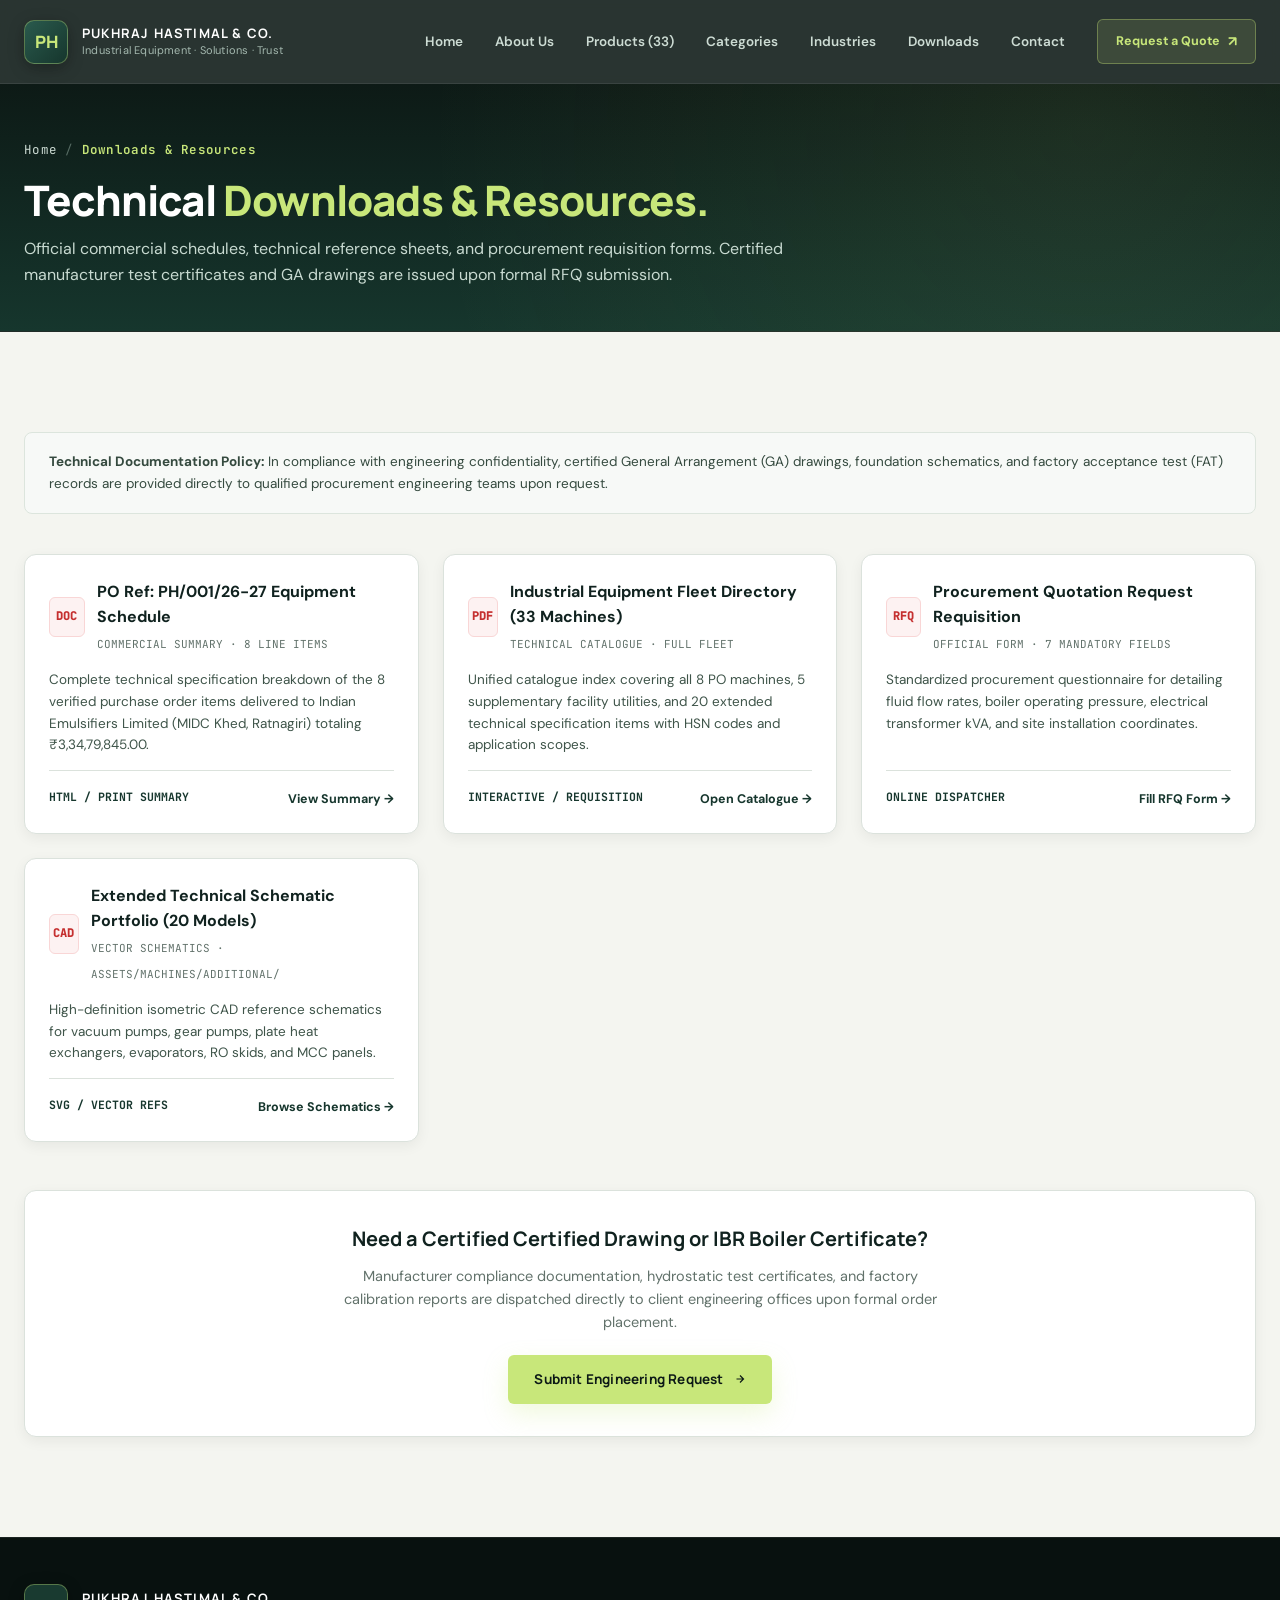
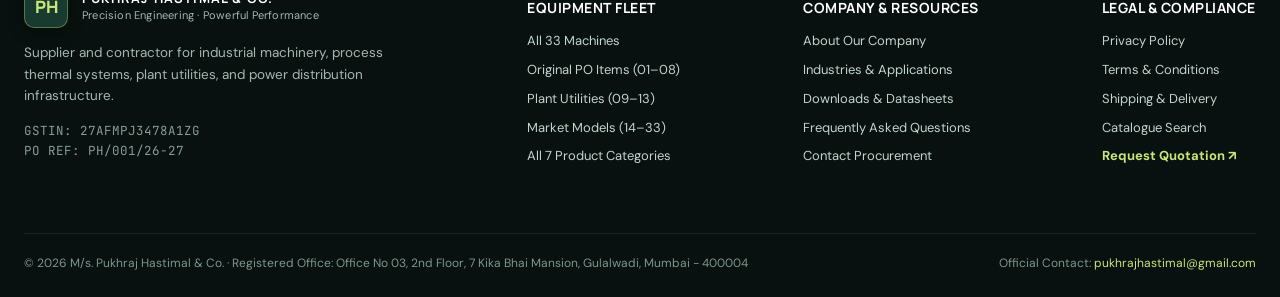
<file: downloads.html>
<!doctype html>
<html lang="en">
<head>
  <meta charset="utf-8">
  <meta name="viewport" content="width=device-width, initial-scale=1">
  <meta name="theme-color" content="#0d1a16">
  <meta name="description" content="Technical documentation, purchase order schedules, and equipment specification sheets for M/s. Pukhraj Hastimal & Co.">
  <title>Downloads & Technical Resources | Pukhraj Hastimal & Co.</title>
  <link rel="preconnect" href="https://fonts.googleapis.com">
  <link rel="preconnect" href="https://fonts.gstatic.com" crossorigin>
  <link rel="stylesheet" href="styles.css">
</head>
<body>
  <a class="skip-link" href="#main">Skip to main content</a>
    <!-- SITE HEADER & NAVIGATION -->
  <header class="site-header">
    <div class="container nav-wrap">
      <a class="brand" href="index.html" aria-label="Pukhraj Hastimal & Co. Homepage">
        <span class="brand-mark">PH</span>
        <span class="brand-copy">
          <strong>PUKHRAJ HASTIMAL & CO.</strong>
          <small>Industrial Equipment · Solutions · Trust</small>
        </span>
      </a>

      <button class="menu-toggle" id="menuToggle" aria-expanded="false" aria-controls="primaryNav" aria-label="Open navigation menu">
        <span></span><span></span><span></span>
      </button>

      <nav id="primaryNav" class="primary-nav" aria-label="Main navigation">
        <a href="index.html">Home</a> <a href="about.html">About Us</a> <a href="products.html">Products (33)</a> <a href="categories.html">Categories</a> <a href="industries.html">Industries</a> <a href="downloads.html" class="active" aria-current="page">Downloads</a> <a href="contact.html">Contact</a>
        <a href="quote.html" class="nav-cta">Request a Quote <span aria-hidden="true">↗</span></a>
      </nav>
    </div>
  </header>

  <main id="main">
    <section class="subpage-hero">
      <div class="container">
        <nav class="breadcrumbs" aria-label="Breadcrumb">
          <a href="index.html">Home</a>
          <span class="sep">/</span>
          <span class="current">Downloads & Resources</span>
        </nav>
        <h1 class="page-title">Technical <em>Downloads & Resources.</em></h1>
        <p class="hero-subheading">
          Official commercial schedules, technical reference sheets, and procurement requisition forms. Certified manufacturer test certificates and GA drawings are issued upon formal RFQ submission.
        </p>
      </div>
    </section>

    <section class="section-pad">
      <div class="container">
        
        <div style="background: #f7f9f7; border: 1px solid #dce5dd; border-radius: 8px; padding: 18px 24px; margin-bottom: 40px; font-size: 13.5px; line-height: 1.6; color: #354a3f;">
          <strong>Technical Documentation Policy:</strong> In compliance with engineering confidentiality, certified General Arrangement (GA) drawings, foundation schematics, and factory acceptance test (FAT) records are provided directly to qualified procurement engineering teams upon request.
        </div>

        <div class="downloads-grid">
          
          <!-- Doc 1: PO Equipment Schedule -->
          <div class="download-card">
            <div class="file-header">
              <div class="file-icon">DOC</div>
              <div>
                <div class="file-title">PO Ref: PH/001/26-27 Equipment Schedule</div>
                <span class="file-meta-tag">COMMERCIAL SUMMARY · 8 LINE ITEMS</span>
              </div>
            </div>
            <p style="font-size: 13.5px; color: #3e5449; line-height: 1.6; margin: 0;">
              Complete technical specification breakdown of the 8 verified purchase order items delivered to Indian Emulsifiers Limited (MIDC Khed, Ratnagiri) totaling ₹3,34,79,845.00.
            </p>
            <div style="margin-top: auto; padding-top: 14px; border-top: 1px solid var(--line); display: flex; justify-content: space-between; align-items: center;">
              <span style="font-family: var(--font-mono); font-size: 11.5px; color: var(--forest); font-weight: 700;">HTML / PRINT SUMMARY</span>
              <a href="about.html" class="cat-link" style="font-size: 12.5px;">View Summary →</a>
            </div>
          </div>

          <!-- Doc 2: 33-Machine Catalogue Index -->
          <div class="download-card">
            <div class="file-header">
              <div class="file-icon">PDF</div>
              <div>
                <div class="file-title">Industrial Equipment Fleet Directory (33 Machines)</div>
                <span class="file-meta-tag">TECHNICAL CATALOGUE · FULL FLEET</span>
              </div>
            </div>
            <p style="font-size: 13.5px; color: #3e5449; line-height: 1.6; margin: 0;">
              Unified catalogue index covering all 8 PO machines, 5 supplementary facility utilities, and 20 extended technical specification items with HSN codes and application scopes.
            </p>
            <div style="margin-top: auto; padding-top: 14px; border-top: 1px solid var(--line); display: flex; justify-content: space-between; align-items: center;">
              <span style="font-family: var(--font-mono); font-size: 11.5px; color: var(--forest); font-weight: 700;">INTERACTIVE / REQUISITION</span>
              <a href="products.html" class="cat-link" style="font-size: 12.5px;">Open Catalogue →</a>
            </div>
          </div>

          <!-- Doc 3: Official RFQ Specification Sheet -->
          <div class="download-card">
            <div class="file-header">
              <div class="file-icon">RFQ</div>
              <div>
                <div class="file-title">Procurement Quotation Request Requisition</div>
                <span class="file-meta-tag">OFFICIAL FORM · 7 MANDATORY FIELDS</span>
              </div>
            </div>
            <p style="font-size: 13.5px; color: #3e5449; line-height: 1.6; margin: 0;">
              Standardized procurement questionnaire for detailing fluid flow rates, boiler operating pressure, electrical transformer kVA, and site installation coordinates.
            </p>
            <div style="margin-top: auto; padding-top: 14px; border-top: 1px solid var(--line); display: flex; justify-content: space-between; align-items: center;">
              <span style="font-family: var(--font-mono); font-size: 11.5px; color: var(--forest); font-weight: 700;">ONLINE DISPATCHER</span>
              <a href="quote.html" class="cat-link" style="font-size: 12.5px;">Fill RFQ Form →</a>
            </div>
          </div>

          <!-- Doc 4: Technical CAD Schematic Reference Portfolio -->
          <div class="download-card">
            <div class="file-header">
              <div class="file-icon">CAD</div>
              <div>
                <div class="file-title">Extended Technical Schematic Portfolio (20 Models)</div>
                <span class="file-meta-tag">VECTOR SCHEMATICS · ASSETS/MACHINES/ADDITIONAL/</span>
              </div>
            </div>
            <p style="font-size: 13.5px; color: #3e5449; line-height: 1.6; margin: 0;">
              High-definition isometric CAD reference schematics for vacuum pumps, gear pumps, plate heat exchangers, evaporators, RO skids, and MCC panels.
            </p>
            <div style="margin-top: auto; padding-top: 14px; border-top: 1px solid var(--line); display: flex; justify-content: space-between; align-items: center;">
              <span style="font-family: var(--font-mono); font-size: 11.5px; color: var(--forest); font-weight: 700;">SVG / VECTOR REFS</span>
              <a href="products.html?filter=extended" class="cat-link" style="font-size: 12.5px;">Browse Schematics →</a>
            </div>
          </div>

        </div>

        <div style="margin-top: 48px; background: var(--white); border: 1px solid var(--line); border-radius: var(--radius-md); padding: 32px; box-shadow: var(--shadow-sm); text-align: center;">
          <h3 style="font-family: var(--font-heading); font-size: 20px; color: var(--forest-dark); margin: 0 0 10px;">
            Need a Certified Certified Drawing or IBR Boiler Certificate?
          </h3>
          <p style="font-size: 14.5px; color: var(--muted); max-width: 600px; margin: 0 auto 20px;">
            Manufacturer compliance documentation, hydrostatic test certificates, and factory calibration reports are dispatched directly to client engineering offices upon formal order placement.
          </p>
          <a href="quote.html" class="btn-hero-primary" style="display: inline-flex; text-decoration: none;">
            <span>Submit Engineering Request</span>
            <svg viewBox="0 0 24 24" fill="none" stroke="currentColor" stroke-width="2.5"><path d="M5 12h14M12 5l7 7-7 7"/></svg>
          </a>
        </div>

      </div>
    </section>
  </main>

    <!-- SITE FOOTER -->
  <footer class="site-footer">
    <div class="container footer-main">
      <div class="footer-col-brand">
        <a class="brand footer-brand" href="index.html">
          <span class="brand-mark">PH</span>
          <span class="brand-copy">
            <strong>PUKHRAJ HASTIMAL & CO.</strong>
            <small>Precision Engineering · Powerful Performance</small>
          </span>
        </a>
        <p style="margin-top: 14px; font-size: 13.5px; color: #a4b8af; line-height: 1.6; max-width: 380px;">
          Supplier and contractor for industrial machinery, process thermal systems, plant utilities, and power distribution infrastructure.
        </p>
        <div style="margin-top: 14px; font-size: 12.5px; color: #879c93; font-family: var(--font-mono);">
          GSTIN: 27AFMPJ3478A1ZG<br>
          PO REF: PH/001/26-27
        </div>
      </div>

      <div class="footer-col">
        <h4 style="font-family: var(--font-heading); color: var(--white); font-size: 14px; margin-bottom: 12px; letter-spacing: 0.5px;">EQUIPMENT FLEET</h4>
        <ul style="list-style: none; padding: 0; margin: 0; display: flex; flex-direction: column; gap: 8px; font-size: 13px;">
          <li><a href="products.html" style="color: #c2d4cb; text-decoration: none;">All 33 Machines</a></li>
          <li><a href="products.html?filter=po" style="color: #c2d4cb; text-decoration: none;">Original PO Items (01–08)</a></li>
          <li><a href="products.html?filter=supplementary" style="color: #c2d4cb; text-decoration: none;">Plant Utilities (09–13)</a></li>
          <li><a href="products.html?filter=extended" style="color: #c2d4cb; text-decoration: none;">Market Models (14–33)</a></li>
          <li><a href="categories.html" style="color: #c2d4cb; text-decoration: none;">All 7 Product Categories</a></li>
        </ul>
      </div>

      <div class="footer-col">
        <h4 style="font-family: var(--font-heading); color: var(--white); font-size: 14px; margin-bottom: 12px; letter-spacing: 0.5px;">COMPANY & RESOURCES</h4>
        <ul style="list-style: none; padding: 0; margin: 0; display: flex; flex-direction: column; gap: 8px; font-size: 13px;">
          <li><a href="about.html" style="color: #c2d4cb; text-decoration: none;">About Our Company</a></li>
          <li><a href="industries.html" style="color: #c2d4cb; text-decoration: none;">Industries & Applications</a></li>
          <li><a href="downloads.html" style="color: #c2d4cb; text-decoration: none;">Downloads & Datasheets</a></li>
          <li><a href="faq.html" style="color: #c2d4cb; text-decoration: none;">Frequently Asked Questions</a></li>
          <li><a href="contact.html" style="color: #c2d4cb; text-decoration: none;">Contact Procurement</a></li>
        </ul>
      </div>

      <div class="footer-col">
        <h4 style="font-family: var(--font-heading); color: var(--white); font-size: 14px; margin-bottom: 12px; letter-spacing: 0.5px;">LEGAL & COMPLIANCE</h4>
        <ul style="list-style: none; padding: 0; margin: 0; display: flex; flex-direction: column; gap: 8px; font-size: 13px;">
          <li><a href="privacy.html" style="color: #c2d4cb; text-decoration: none;">Privacy Policy</a></li>
          <li><a href="terms.html" style="color: #c2d4cb; text-decoration: none;">Terms & Conditions</a></li>
          <li><a href="shipping.html" style="color: #c2d4cb; text-decoration: none;">Shipping & Delivery</a></li>
          <li><a href="search.html" style="color: #c2d4cb; text-decoration: none;">Catalogue Search</a></li>
          <li><a href="quote.html" style="color: var(--lime); font-weight: 700; text-decoration: none;">Request Quotation ↗</a></li>
        </ul>
      </div>
    </div>

    <div class="container footer-bottom" style="margin-top: 36px; padding-top: 20px; border-top: 1px solid rgba(255,255,255,0.08); display: flex; flex-wrap: wrap; justify-content: space-between; gap: 12px; font-size: 12px; color: #7f958a;">
      <span>© 2026 M/s. Pukhraj Hastimal & Co. · Registered Office: Office No 03, 2nd Floor, 7 Kika Bhai Mansion, Gulalwadi, Mumbai - 400004</span>
      <span>Official Contact: <a href="mailto:pukhrajhastimal@gmail.com" style="color: var(--lime);">pukhrajhastimal@gmail.com</a></span>
    </div>
  </footer>

  <!-- Global Mobile Nav Toggle Script -->
  <script>
    const menuToggle = document.getElementById('menuToggle');
    const primaryNav = document.getElementById('primaryNav');
    if (menuToggle && primaryNav) {
      menuToggle.addEventListener('click', () => {
        const isOpen = primaryNav.classList.toggle('open');
        menuToggle.setAttribute('aria-expanded', String(isOpen));
      });
    }
  </script>
</body>
</html>
</file>
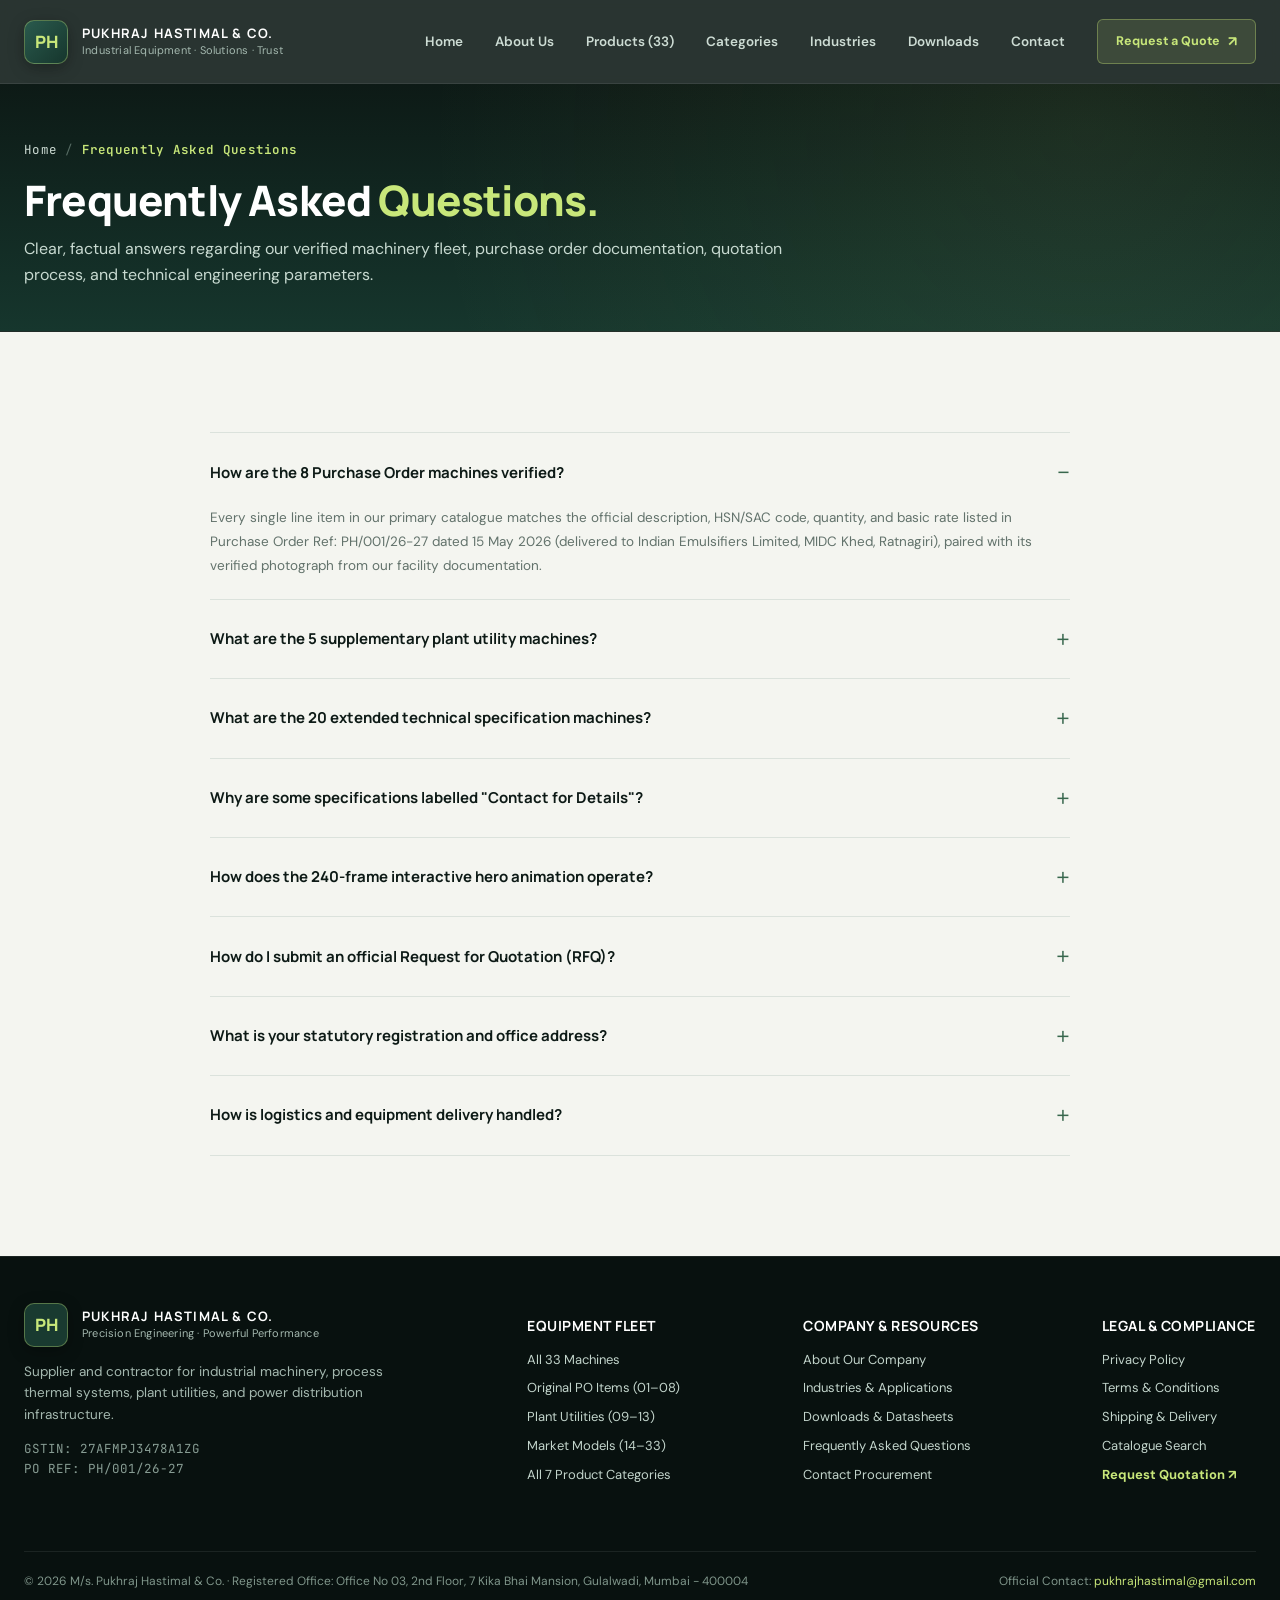
<file: faq.html>
<!doctype html>
<html lang="en">
<head>
  <meta charset="utf-8">
  <meta name="viewport" content="width=device-width, initial-scale=1">
  <meta name="theme-color" content="#0d1a16">
  <meta name="description" content="Frequently asked questions regarding industrial machinery procurement, verification, specifications, and delivery by M/s. Pukhraj Hastimal & Co.">
  <title>Frequently Asked Questions | Pukhraj Hastimal & Co.</title>
  <link rel="preconnect" href="https://fonts.googleapis.com">
  <link rel="preconnect" href="https://fonts.gstatic.com" crossorigin>
  <link rel="stylesheet" href="styles.css">
</head>
<body>
  <a class="skip-link" href="#main">Skip to main content</a>
    <!-- SITE HEADER & NAVIGATION -->
  <header class="site-header">
    <div class="container nav-wrap">
      <a class="brand" href="index.html" aria-label="Pukhraj Hastimal & Co. Homepage">
        <span class="brand-mark">PH</span>
        <span class="brand-copy">
          <strong>PUKHRAJ HASTIMAL & CO.</strong>
          <small>Industrial Equipment · Solutions · Trust</small>
        </span>
      </a>

      <button class="menu-toggle" id="menuToggle" aria-expanded="false" aria-controls="primaryNav" aria-label="Open navigation menu">
        <span></span><span></span><span></span>
      </button>

      <nav id="primaryNav" class="primary-nav" aria-label="Main navigation">
        <a href="index.html">Home</a> <a href="about.html">About Us</a> <a href="products.html">Products (33)</a> <a href="categories.html">Categories</a> <a href="industries.html">Industries</a> <a href="downloads.html">Downloads</a> <a href="contact.html">Contact</a>
        <a href="quote.html" class="nav-cta">Request a Quote <span aria-hidden="true">↗</span></a>
      </nav>
    </div>
  </header>

  <main id="main">
    <section class="subpage-hero">
      <div class="container">
        <nav class="breadcrumbs" aria-label="Breadcrumb">
          <a href="index.html">Home</a>
          <span class="sep">/</span>
          <span class="current">Frequently Asked Questions</span>
        </nav>
        <h1 class="page-title">Frequently Asked <em>Questions.</em></h1>
        <p class="hero-subheading">
          Clear, factual answers regarding our verified machinery fleet, purchase order documentation, quotation process, and technical engineering parameters.
        </p>
      </div>
    </section>

    <section class="section-pad">
      <div class="container" style="max-width: 860px;">
        <div class="faq-list">
          
          <details open>
            <summary>How are the 8 Purchase Order machines verified?</summary>
            <p>Every single line item in our primary catalogue matches the official description, HSN/SAC code, quantity, and basic rate listed in Purchase Order Ref: PH/001/26-27 dated 15 May 2026 (delivered to Indian Emulsifiers Limited, MIDC Khed, Ratnagiri), paired with its verified photograph from our facility documentation.</p>
          </details>

          <details>
            <summary>What are the 5 supplementary plant utility machines?</summary>
            <p>The cooling tower, water-cooled screw chiller (Zenvent Engineering), centrifugal chemical pump, rotary screw compressor (BK90-8GH), and shell-and-tube heat exchanger are authentic machines shown in the client's uploaded photographs. They are clearly identified as supplementary plant utilities not part of the PO line items.</p>
          </details>

          <details>
            <summary>What are the 20 extended technical specification machines?</summary>
            <p>To provide complete industrial plant coverage, 20 unique equipment categories (such as liquid-ring vacuum pumps, gear pumps, falling-film evaporators, RO skids, and MCC panels) are documented with standard industrial engineering specifications. Each is rendered with an authentic CAD technical reference schematic and clearly distinguished from PO items.</p>
          </details>

          <details>
            <summary>Why are some specifications labelled "Contact for Details"?</summary>
            <p>We adhere to strict engineering honesty. We do not invent operating pressures, motor RPM, or flow rates when unverified. For extended technical models, exact parameters are engineered and confirmed based on your specific application and sizing requirements.</p>
          </details>

          <details>
            <summary>How does the 240-frame interactive hero animation operate?</summary>
            <p>The hero section of our website features an interactive assembly pipeline utilizing 240 photographic JPG frames rendered on an HTML5 high-performance canvas synchronized with GSAP ScrollTrigger. As you scroll down the page, the industrial steam boiler progressively moves through its full assembly sequence.</p>
          </details>

          <details>
            <summary>How do I submit an official Request for Quotation (RFQ)?</summary>
            <p>Use our dedicated <a href="quote.html" style="color: var(--forest); font-weight: 700;">Request a Quote</a> page. Select your machine of interest from all 33 fleet models, enter your required quantity and technical parameters, and submit to format a direct email enquiry to <code>pukhrajhastimal@gmail.com</code>.</p>
          </details>

          <details>
            <summary>What is your statutory registration and office address?</summary>
            <p>M/s. PUKHRAJ HASTIMAL & CO. operates from Office No 03, 2nd Floor, 7 Kika Bhai Mansion, Gulalwadi, Mumbai - 400004. Our verified GST registration is <strong>27AFMPJ3478A1ZG</strong>.</p>
          </details>

          <details>
            <summary>How is logistics and equipment delivery handled?</summary>
            <p>Heavy machinery delivery is arranged via dedicated industrial flatbed trailers and specialized freight carriers. For complete delivery guidelines and transit inspection protocols, visit our <a href="shipping.html" style="color: var(--forest); font-weight: 700;">Shipping & Delivery</a> policy page.</p>
          </details>

        </div>
      </div>
    </section>
  </main>

    <!-- SITE FOOTER -->
  <footer class="site-footer">
    <div class="container footer-main">
      <div class="footer-col-brand">
        <a class="brand footer-brand" href="index.html">
          <span class="brand-mark">PH</span>
          <span class="brand-copy">
            <strong>PUKHRAJ HASTIMAL & CO.</strong>
            <small>Precision Engineering · Powerful Performance</small>
          </span>
        </a>
        <p style="margin-top: 14px; font-size: 13.5px; color: #a4b8af; line-height: 1.6; max-width: 380px;">
          Supplier and contractor for industrial machinery, process thermal systems, plant utilities, and power distribution infrastructure.
        </p>
        <div style="margin-top: 14px; font-size: 12.5px; color: #879c93; font-family: var(--font-mono);">
          GSTIN: 27AFMPJ3478A1ZG<br>
          PO REF: PH/001/26-27
        </div>
      </div>

      <div class="footer-col">
        <h4 style="font-family: var(--font-heading); color: var(--white); font-size: 14px; margin-bottom: 12px; letter-spacing: 0.5px;">EQUIPMENT FLEET</h4>
        <ul style="list-style: none; padding: 0; margin: 0; display: flex; flex-direction: column; gap: 8px; font-size: 13px;">
          <li><a href="products.html" style="color: #c2d4cb; text-decoration: none;">All 33 Machines</a></li>
          <li><a href="products.html?filter=po" style="color: #c2d4cb; text-decoration: none;">Original PO Items (01–08)</a></li>
          <li><a href="products.html?filter=supplementary" style="color: #c2d4cb; text-decoration: none;">Plant Utilities (09–13)</a></li>
          <li><a href="products.html?filter=extended" style="color: #c2d4cb; text-decoration: none;">Market Models (14–33)</a></li>
          <li><a href="categories.html" style="color: #c2d4cb; text-decoration: none;">All 7 Product Categories</a></li>
        </ul>
      </div>

      <div class="footer-col">
        <h4 style="font-family: var(--font-heading); color: var(--white); font-size: 14px; margin-bottom: 12px; letter-spacing: 0.5px;">COMPANY & RESOURCES</h4>
        <ul style="list-style: none; padding: 0; margin: 0; display: flex; flex-direction: column; gap: 8px; font-size: 13px;">
          <li><a href="about.html" style="color: #c2d4cb; text-decoration: none;">About Our Company</a></li>
          <li><a href="industries.html" style="color: #c2d4cb; text-decoration: none;">Industries & Applications</a></li>
          <li><a href="downloads.html" style="color: #c2d4cb; text-decoration: none;">Downloads & Datasheets</a></li>
          <li><a href="faq.html" style="color: #c2d4cb; text-decoration: none;">Frequently Asked Questions</a></li>
          <li><a href="contact.html" style="color: #c2d4cb; text-decoration: none;">Contact Procurement</a></li>
        </ul>
      </div>

      <div class="footer-col">
        <h4 style="font-family: var(--font-heading); color: var(--white); font-size: 14px; margin-bottom: 12px; letter-spacing: 0.5px;">LEGAL & COMPLIANCE</h4>
        <ul style="list-style: none; padding: 0; margin: 0; display: flex; flex-direction: column; gap: 8px; font-size: 13px;">
          <li><a href="privacy.html" style="color: #c2d4cb; text-decoration: none;">Privacy Policy</a></li>
          <li><a href="terms.html" style="color: #c2d4cb; text-decoration: none;">Terms & Conditions</a></li>
          <li><a href="shipping.html" style="color: #c2d4cb; text-decoration: none;">Shipping & Delivery</a></li>
          <li><a href="search.html" style="color: #c2d4cb; text-decoration: none;">Catalogue Search</a></li>
          <li><a href="quote.html" style="color: var(--lime); font-weight: 700; text-decoration: none;">Request Quotation ↗</a></li>
        </ul>
      </div>
    </div>

    <div class="container footer-bottom" style="margin-top: 36px; padding-top: 20px; border-top: 1px solid rgba(255,255,255,0.08); display: flex; flex-wrap: wrap; justify-content: space-between; gap: 12px; font-size: 12px; color: #7f958a;">
      <span>© 2026 M/s. Pukhraj Hastimal & Co. · Registered Office: Office No 03, 2nd Floor, 7 Kika Bhai Mansion, Gulalwadi, Mumbai - 400004</span>
      <span>Official Contact: <a href="mailto:pukhrajhastimal@gmail.com" style="color: var(--lime);">pukhrajhastimal@gmail.com</a></span>
    </div>
  </footer>

  <!-- Global Mobile Nav Toggle Script -->
  <script>
    const menuToggle = document.getElementById('menuToggle');
    const primaryNav = document.getElementById('primaryNav');
    if (menuToggle && primaryNav) {
      menuToggle.addEventListener('click', () => {
        const isOpen = primaryNav.classList.toggle('open');
        menuToggle.setAttribute('aria-expanded', String(isOpen));
      });
    }
  </script>
</body>
</html>
</file>
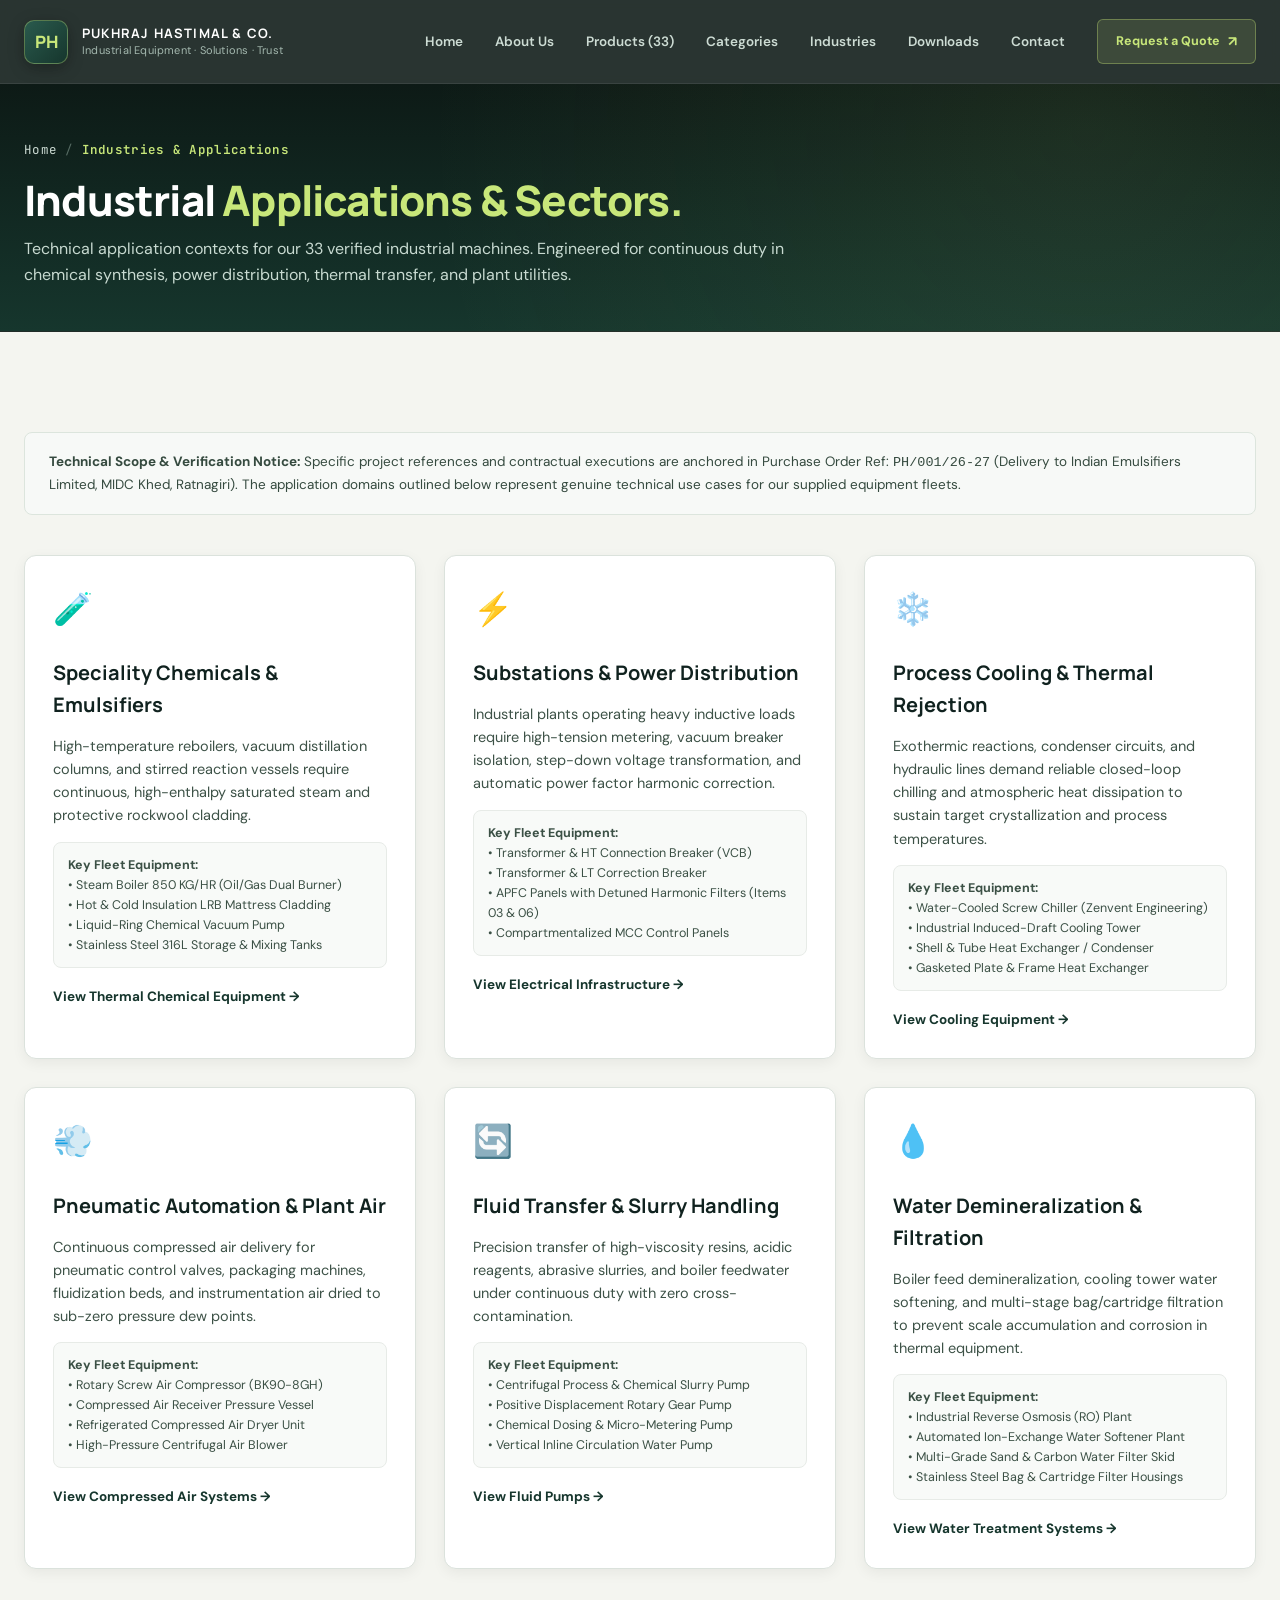
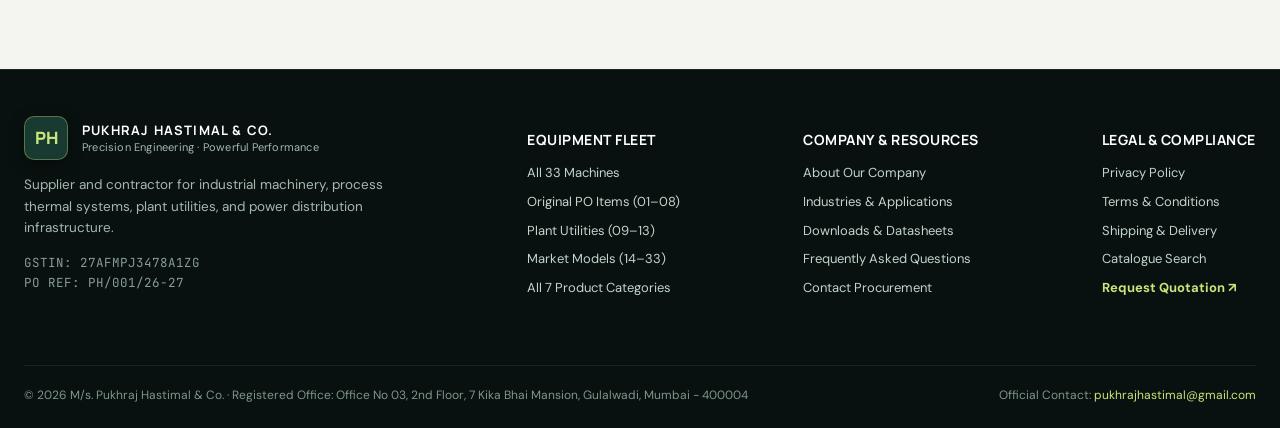
<file: industries.html>
<!doctype html>
<html lang="en">
<head>
  <meta charset="utf-8">
  <meta name="viewport" content="width=device-width, initial-scale=1">
  <meta name="theme-color" content="#0d1a16">
  <meta name="description" content="Industrial sectors and equipment application domains served by M/s. Pukhraj Hastimal & Co.: Chemical synthesis, power distribution, fluid handling, thermal systems, and plant utilities.">
  <title>Industries & Applications | Pukhraj Hastimal & Co.</title>
  <link rel="preconnect" href="https://fonts.googleapis.com">
  <link rel="preconnect" href="https://fonts.gstatic.com" crossorigin>
  <link rel="stylesheet" href="styles.css">
</head>
<body>
  <a class="skip-link" href="#main">Skip to main content</a>
    <!-- SITE HEADER & NAVIGATION -->
  <header class="site-header">
    <div class="container nav-wrap">
      <a class="brand" href="index.html" aria-label="Pukhraj Hastimal & Co. Homepage">
        <span class="brand-mark">PH</span>
        <span class="brand-copy">
          <strong>PUKHRAJ HASTIMAL & CO.</strong>
          <small>Industrial Equipment · Solutions · Trust</small>
        </span>
      </a>

      <button class="menu-toggle" id="menuToggle" aria-expanded="false" aria-controls="primaryNav" aria-label="Open navigation menu">
        <span></span><span></span><span></span>
      </button>

      <nav id="primaryNav" class="primary-nav" aria-label="Main navigation">
        <a href="index.html">Home</a> <a href="about.html">About Us</a> <a href="products.html">Products (33)</a> <a href="categories.html">Categories</a> <a href="industries.html" class="active" aria-current="page">Industries</a> <a href="downloads.html">Downloads</a> <a href="contact.html">Contact</a>
        <a href="quote.html" class="nav-cta">Request a Quote <span aria-hidden="true">↗</span></a>
      </nav>
    </div>
  </header>

  <main id="main">
    <section class="subpage-hero">
      <div class="container">
        <nav class="breadcrumbs" aria-label="Breadcrumb">
          <a href="index.html">Home</a>
          <span class="sep">/</span>
          <span class="current">Industries & Applications</span>
        </nav>
        <h1 class="page-title">Industrial <em>Applications & Sectors.</em></h1>
        <p class="hero-subheading">
          Technical application contexts for our 33 verified industrial machines. Engineered for continuous duty in chemical synthesis, power distribution, thermal transfer, and plant utilities.
        </p>
      </div>
    </section>

    <section class="section-pad">
      <div class="container">
        
        <div style="background: #f7f9f7; border: 1px solid #dce5dd; border-radius: 8px; padding: 18px 24px; margin-bottom: 40px; font-size: 13.5px; line-height: 1.6; color: #354a3f;">
          <strong>Technical Scope & Verification Notice:</strong> Specific project references and contractual executions are anchored in Purchase Order Ref: <code>PH/001/26-27</code> (Delivery to Indian Emulsifiers Limited, MIDC Khed, Ratnagiri). The application domains outlined below represent genuine technical use cases for our supplied equipment fleets.
        </div>

        <div class="industry-grid">
          
          <!-- 01: Chemical & Emulsifier Processing -->
          <article class="industry-card">
            <div style="font-size: 32px; margin-bottom: 8px;">🧪</div>
            <h3>Speciality Chemicals & Emulsifiers</h3>
            <p style="font-size: 14.5px; line-height: 1.6; color: #3d5247; margin: 0;">
              High-temperature reboilers, vacuum distillation columns, and stirred reaction vessels require continuous, high-enthalpy saturated steam and protective rockwool cladding.
            </p>
            <div class="industry-equipment-list">
              <strong>Key Fleet Equipment:</strong><br>
              • Steam Boiler 850 KG/HR (Oil/Gas Dual Burner)<br>
              • Hot & Cold Insulation LRB Mattress Cladding<br>
              • Liquid-Ring Chemical Vacuum Pump<br>
              • Stainless Steel 316L Storage & Mixing Tanks
            </div>
            <a href="products.html?category=thermal" class="cat-link">View Thermal Chemical Equipment →</a>
          </article>

          <!-- 02: Industrial Electrical Substations -->
          <article class="industry-card">
            <div style="font-size: 32px; margin-bottom: 8px;">⚡</div>
            <h3>Substations & Power Distribution</h3>
            <p style="font-size: 14.5px; line-height: 1.6; color: #3d5247; margin: 0;">
              Industrial plants operating heavy inductive loads require high-tension metering, vacuum breaker isolation, step-down voltage transformation, and automatic power factor harmonic correction.
            </p>
            <div class="industry-equipment-list">
              <strong>Key Fleet Equipment:</strong><br>
              • Transformer & HT Connection Breaker (VCB)<br>
              • Transformer & LT Correction Breaker<br>
              • APFC Panels with Detuned Harmonic Filters (Items 03 & 06)<br>
              • Compartmentalized MCC Control Panels
            </div>
            <a href="products.html?category=electrical" class="cat-link">View Electrical Infrastructure →</a>
          </article>

          <!-- 03: Process Cooling & Chilling -->
          <article class="industry-card">
            <div style="font-size: 32px; margin-bottom: 8px;">❄️</div>
            <h3>Process Cooling & Thermal Rejection</h3>
            <p style="font-size: 14.5px; line-height: 1.6; color: #3d5247; margin: 0;">
              Exothermic reactions, condenser circuits, and hydraulic lines demand reliable closed-loop chilling and atmospheric heat dissipation to sustain target crystallization and process temperatures.
            </p>
            <div class="industry-equipment-list">
              <strong>Key Fleet Equipment:</strong><br>
              • Water-Cooled Screw Chiller (Zenvent Engineering)<br>
              • Industrial Induced-Draft Cooling Tower<br>
              • Shell & Tube Heat Exchanger / Condenser<br>
              • Gasketed Plate & Frame Heat Exchanger
            </div>
            <a href="products.html?category=thermal" class="cat-link">View Cooling Equipment →</a>
          </article>

          <!-- 04: Industrial Pneumatics & Compressed Air -->
          <article class="industry-card">
            <div style="font-size: 32px; margin-bottom: 8px;">💨</div>
            <h3>Pneumatic Automation & Plant Air</h3>
            <p style="font-size: 14.5px; line-height: 1.6; color: #3d5247; margin: 0;">
              Continuous compressed air delivery for pneumatic control valves, packaging machines, fluidization beds, and instrumentation air dried to sub-zero pressure dew points.
            </p>
            <div class="industry-equipment-list">
              <strong>Key Fleet Equipment:</strong><br>
              • Rotary Screw Air Compressor (BK90-8GH)<br>
              • Compressed Air Receiver Pressure Vessel<br>
              • Refrigerated Compressed Air Dryer Unit<br>
              • High-Pressure Centrifugal Air Blower
            </div>
            <a href="products.html?category=air" class="cat-link">View Compressed Air Systems →</a>
          </article>

          <!-- 05: Fluid Transfer & Chemical Dosing -->
          <article class="industry-card">
            <div style="font-size: 32px; margin-bottom: 8px;">🔄</div>
            <h3>Fluid Transfer & Slurry Handling</h3>
            <p style="font-size: 14.5px; line-height: 1.6; color: #3d5247; margin: 0;">
              Precision transfer of high-viscosity resins, acidic reagents, abrasive slurries, and boiler feedwater under continuous duty with zero cross-contamination.
            </p>
            <div class="industry-equipment-list">
              <strong>Key Fleet Equipment:</strong><br>
              • Centrifugal Process & Chemical Slurry Pump<br>
              • Positive Displacement Rotary Gear Pump<br>
              • Chemical Dosing & Micro-Metering Pump<br>
              • Vertical Inline Circulation Water Pump
            </div>
            <a href="products.html?category=pumps" class="cat-link">View Fluid Pumps →</a>
          </article>

          <!-- 06: Process Water Treatment -->
          <article class="industry-card">
            <div style="font-size: 32px; margin-bottom: 8px;">💧</div>
            <h3>Water Demineralization & Filtration</h3>
            <p style="font-size: 14.5px; line-height: 1.6; color: #3d5247; margin: 0;">
              Boiler feed demineralization, cooling tower water softening, and multi-stage bag/cartridge filtration to prevent scale accumulation and corrosion in thermal equipment.
            </p>
            <div class="industry-equipment-list">
              <strong>Key Fleet Equipment:</strong><br>
              • Industrial Reverse Osmosis (RO) Plant<br>
              • Automated Ion-Exchange Water Softener Plant<br>
              • Multi-Grade Sand & Carbon Water Filter Skid<br>
              • Stainless Steel Bag & Cartridge Filter Housings
            </div>
            <a href="products.html?category=water" class="cat-link">View Water Treatment Systems →</a>
          </article>

        </div>
      </div>
    </section>
  </main>

    <!-- SITE FOOTER -->
  <footer class="site-footer">
    <div class="container footer-main">
      <div class="footer-col-brand">
        <a class="brand footer-brand" href="index.html">
          <span class="brand-mark">PH</span>
          <span class="brand-copy">
            <strong>PUKHRAJ HASTIMAL & CO.</strong>
            <small>Precision Engineering · Powerful Performance</small>
          </span>
        </a>
        <p style="margin-top: 14px; font-size: 13.5px; color: #a4b8af; line-height: 1.6; max-width: 380px;">
          Supplier and contractor for industrial machinery, process thermal systems, plant utilities, and power distribution infrastructure.
        </p>
        <div style="margin-top: 14px; font-size: 12.5px; color: #879c93; font-family: var(--font-mono);">
          GSTIN: 27AFMPJ3478A1ZG<br>
          PO REF: PH/001/26-27
        </div>
      </div>

      <div class="footer-col">
        <h4 style="font-family: var(--font-heading); color: var(--white); font-size: 14px; margin-bottom: 12px; letter-spacing: 0.5px;">EQUIPMENT FLEET</h4>
        <ul style="list-style: none; padding: 0; margin: 0; display: flex; flex-direction: column; gap: 8px; font-size: 13px;">
          <li><a href="products.html" style="color: #c2d4cb; text-decoration: none;">All 33 Machines</a></li>
          <li><a href="products.html?filter=po" style="color: #c2d4cb; text-decoration: none;">Original PO Items (01–08)</a></li>
          <li><a href="products.html?filter=supplementary" style="color: #c2d4cb; text-decoration: none;">Plant Utilities (09–13)</a></li>
          <li><a href="products.html?filter=extended" style="color: #c2d4cb; text-decoration: none;">Market Models (14–33)</a></li>
          <li><a href="categories.html" style="color: #c2d4cb; text-decoration: none;">All 7 Product Categories</a></li>
        </ul>
      </div>

      <div class="footer-col">
        <h4 style="font-family: var(--font-heading); color: var(--white); font-size: 14px; margin-bottom: 12px; letter-spacing: 0.5px;">COMPANY & RESOURCES</h4>
        <ul style="list-style: none; padding: 0; margin: 0; display: flex; flex-direction: column; gap: 8px; font-size: 13px;">
          <li><a href="about.html" style="color: #c2d4cb; text-decoration: none;">About Our Company</a></li>
          <li><a href="industries.html" style="color: #c2d4cb; text-decoration: none;">Industries & Applications</a></li>
          <li><a href="downloads.html" style="color: #c2d4cb; text-decoration: none;">Downloads & Datasheets</a></li>
          <li><a href="faq.html" style="color: #c2d4cb; text-decoration: none;">Frequently Asked Questions</a></li>
          <li><a href="contact.html" style="color: #c2d4cb; text-decoration: none;">Contact Procurement</a></li>
        </ul>
      </div>

      <div class="footer-col">
        <h4 style="font-family: var(--font-heading); color: var(--white); font-size: 14px; margin-bottom: 12px; letter-spacing: 0.5px;">LEGAL & COMPLIANCE</h4>
        <ul style="list-style: none; padding: 0; margin: 0; display: flex; flex-direction: column; gap: 8px; font-size: 13px;">
          <li><a href="privacy.html" style="color: #c2d4cb; text-decoration: none;">Privacy Policy</a></li>
          <li><a href="terms.html" style="color: #c2d4cb; text-decoration: none;">Terms & Conditions</a></li>
          <li><a href="shipping.html" style="color: #c2d4cb; text-decoration: none;">Shipping & Delivery</a></li>
          <li><a href="search.html" style="color: #c2d4cb; text-decoration: none;">Catalogue Search</a></li>
          <li><a href="quote.html" style="color: var(--lime); font-weight: 700; text-decoration: none;">Request Quotation ↗</a></li>
        </ul>
      </div>
    </div>

    <div class="container footer-bottom" style="margin-top: 36px; padding-top: 20px; border-top: 1px solid rgba(255,255,255,0.08); display: flex; flex-wrap: wrap; justify-content: space-between; gap: 12px; font-size: 12px; color: #7f958a;">
      <span>© 2026 M/s. Pukhraj Hastimal & Co. · Registered Office: Office No 03, 2nd Floor, 7 Kika Bhai Mansion, Gulalwadi, Mumbai - 400004</span>
      <span>Official Contact: <a href="mailto:pukhrajhastimal@gmail.com" style="color: var(--lime);">pukhrajhastimal@gmail.com</a></span>
    </div>
  </footer>

  <!-- Global Mobile Nav Toggle Script -->
  <script>
    const menuToggle = document.getElementById('menuToggle');
    const primaryNav = document.getElementById('primaryNav');
    if (menuToggle && primaryNav) {
      menuToggle.addEventListener('click', () => {
        const isOpen = primaryNav.classList.toggle('open');
        menuToggle.setAttribute('aria-expanded', String(isOpen));
      });
    }
  </script>
</body>
</html>
</file>
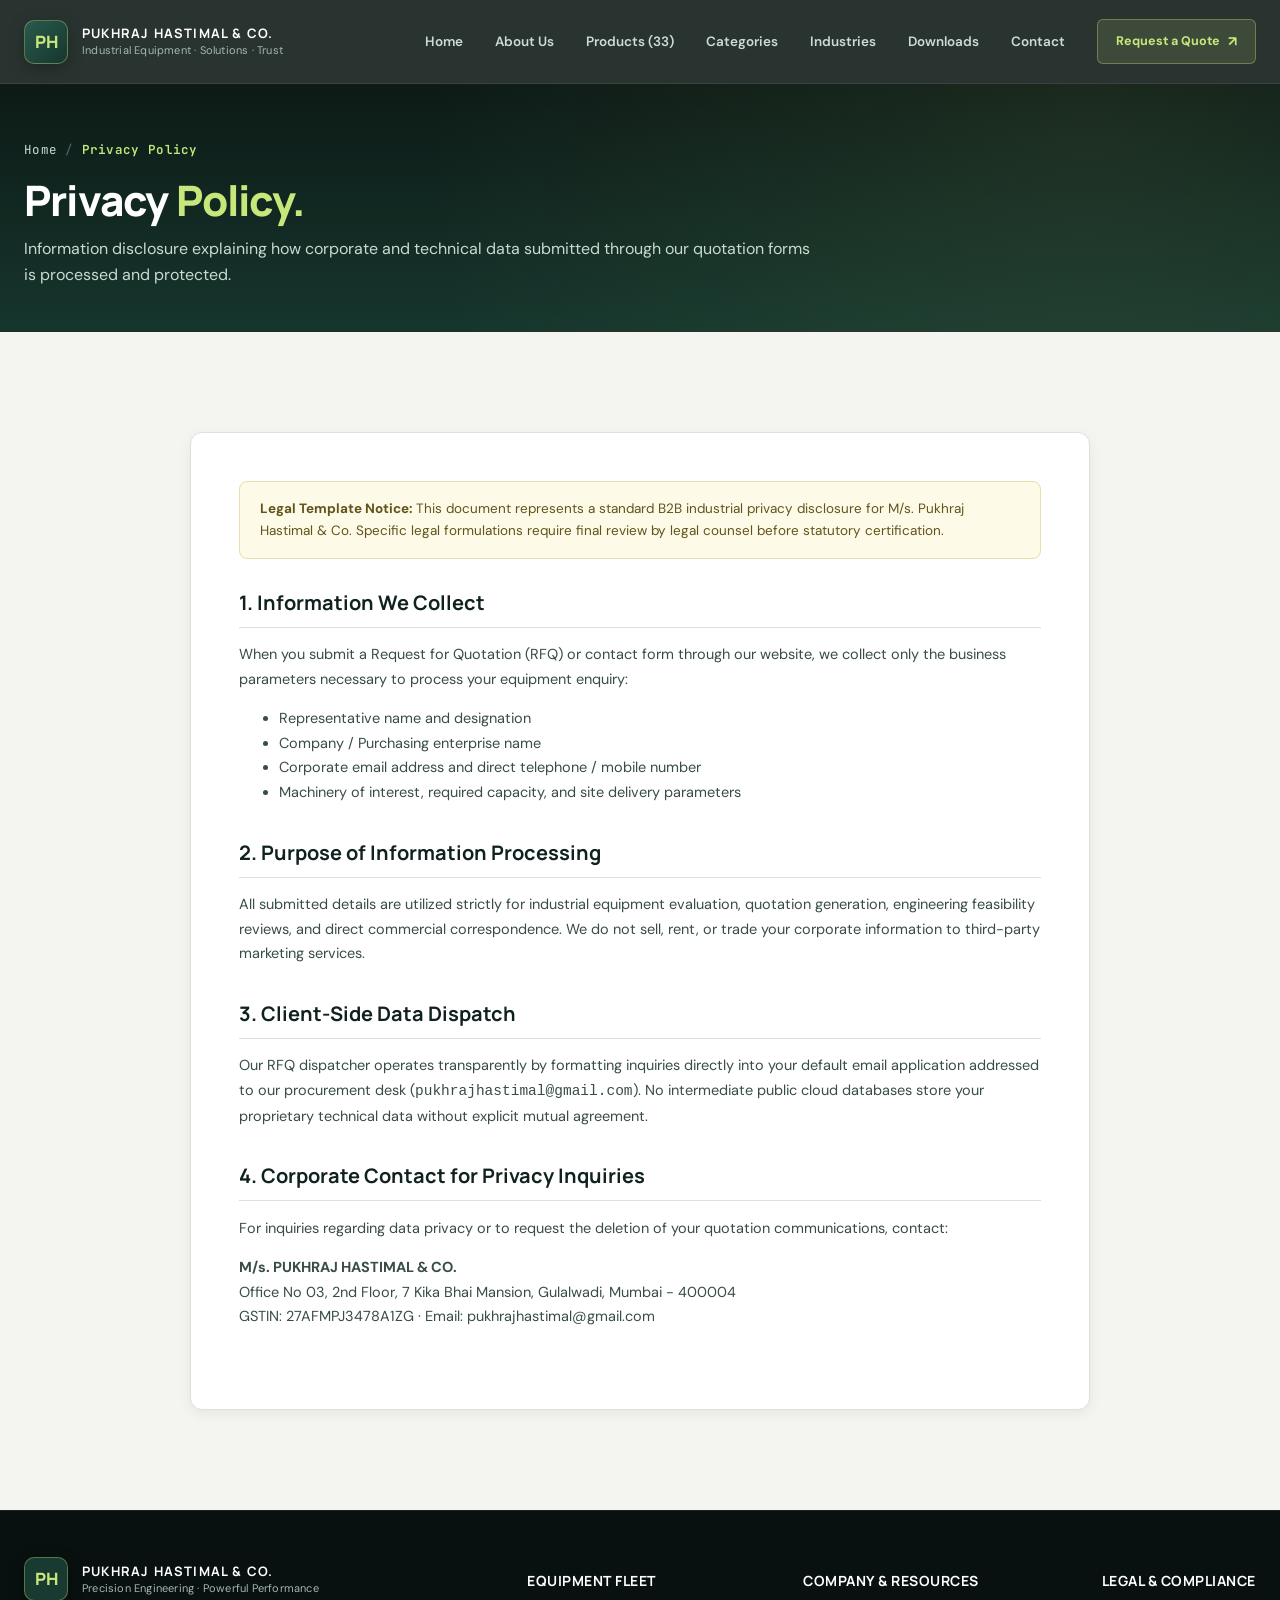
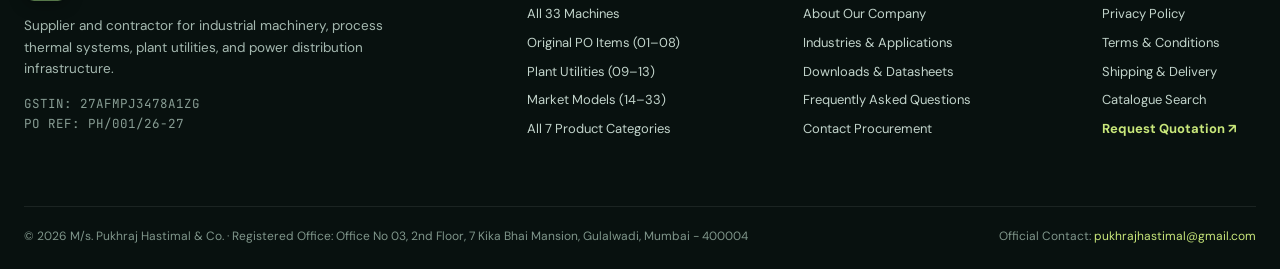
<file: privacy.html>
<!doctype html>
<html lang="en">
<head>
  <meta charset="utf-8">
  <meta name="viewport" content="width=device-width, initial-scale=1">
  <meta name="theme-color" content="#0d1a16">
  <meta name="description" content="Privacy Policy for M/s. Pukhraj Hastimal & Co. Details information collection and usage via procurement enquiry forms.">
  <title>Privacy Policy | M/s. Pukhraj Hastimal & Co.</title>
  <link rel="preconnect" href="https://fonts.googleapis.com">
  <link rel="preconnect" href="https://fonts.gstatic.com" crossorigin>
  <link rel="stylesheet" href="styles.css">
</head>
<body>
  <a class="skip-link" href="#main">Skip to main content</a>
    <!-- SITE HEADER & NAVIGATION -->
  <header class="site-header">
    <div class="container nav-wrap">
      <a class="brand" href="index.html" aria-label="Pukhraj Hastimal & Co. Homepage">
        <span class="brand-mark">PH</span>
        <span class="brand-copy">
          <strong>PUKHRAJ HASTIMAL & CO.</strong>
          <small>Industrial Equipment · Solutions · Trust</small>
        </span>
      </a>

      <button class="menu-toggle" id="menuToggle" aria-expanded="false" aria-controls="primaryNav" aria-label="Open navigation menu">
        <span></span><span></span><span></span>
      </button>

      <nav id="primaryNav" class="primary-nav" aria-label="Main navigation">
        <a href="index.html">Home</a> <a href="about.html">About Us</a> <a href="products.html">Products (33)</a> <a href="categories.html">Categories</a> <a href="industries.html">Industries</a> <a href="downloads.html">Downloads</a> <a href="contact.html">Contact</a>
        <a href="quote.html" class="nav-cta">Request a Quote <span aria-hidden="true">↗</span></a>
      </nav>
    </div>
  </header>

  <main id="main">
    <section class="subpage-hero">
      <div class="container">
        <nav class="breadcrumbs" aria-label="Breadcrumb">
          <a href="index.html">Home</a>
          <span class="sep">/</span>
          <span class="current">Privacy Policy</span>
        </nav>
        <h1 class="page-title">Privacy <em>Policy.</em></h1>
        <p class="hero-subheading">
          Information disclosure explaining how corporate and technical data submitted through our quotation forms is processed and protected.
        </p>
      </div>
    </section>

    <section class="section-pad">
      <div class="container">
        <div class="legal-card">
          
          <div class="legal-notice-box">
            <strong>Legal Template Notice:</strong> This document represents a standard B2B industrial privacy disclosure for M/s. Pukhraj Hastimal & Co. Specific legal formulations require final review by legal counsel before statutory certification.
          </div>

          <div class="legal-section">
            <h2>1. Information We Collect</h2>
            <p>When you submit a Request for Quotation (RFQ) or contact form through our website, we collect only the business parameters necessary to process your equipment enquiry:</p>
            <ul>
              <li>Representative name and designation</li>
              <li>Company / Purchasing enterprise name</li>
              <li>Corporate email address and direct telephone / mobile number</li>
              <li>Machinery of interest, required capacity, and site delivery parameters</li>
            </ul>
          </div>

          <div class="legal-section">
            <h2>2. Purpose of Information Processing</h2>
            <p>All submitted details are utilized strictly for industrial equipment evaluation, quotation generation, engineering feasibility reviews, and direct commercial correspondence. We do not sell, rent, or trade your corporate information to third-party marketing services.</p>
          </div>

          <div class="legal-section">
            <h2>3. Client-Side Data Dispatch</h2>
            <p>Our RFQ dispatcher operates transparently by formatting inquiries directly into your default email application addressed to our procurement desk (<code>pukhrajhastimal@gmail.com</code>). No intermediate public cloud databases store your proprietary technical data without explicit mutual agreement.</p>
          </div>

          <div class="legal-section">
            <h2>4. Corporate Contact for Privacy Inquiries</h2>
            <p>For inquiries regarding data privacy or to request the deletion of your quotation communications, contact:</p>
            <p><strong>M/s. PUKHRAJ HASTIMAL & CO.</strong><br>
            Office No 03, 2nd Floor, 7 Kika Bhai Mansion, Gulalwadi, Mumbai - 400004<br>
            GSTIN: 27AFMPJ3478A1ZG · Email: <a href="mailto:pukhrajhastimal@gmail.com">pukhrajhastimal@gmail.com</a></p>
          </div>

        </div>
      </div>
    </section>
  </main>

    <!-- SITE FOOTER -->
  <footer class="site-footer">
    <div class="container footer-main">
      <div class="footer-col-brand">
        <a class="brand footer-brand" href="index.html">
          <span class="brand-mark">PH</span>
          <span class="brand-copy">
            <strong>PUKHRAJ HASTIMAL & CO.</strong>
            <small>Precision Engineering · Powerful Performance</small>
          </span>
        </a>
        <p style="margin-top: 14px; font-size: 13.5px; color: #a4b8af; line-height: 1.6; max-width: 380px;">
          Supplier and contractor for industrial machinery, process thermal systems, plant utilities, and power distribution infrastructure.
        </p>
        <div style="margin-top: 14px; font-size: 12.5px; color: #879c93; font-family: var(--font-mono);">
          GSTIN: 27AFMPJ3478A1ZG<br>
          PO REF: PH/001/26-27
        </div>
      </div>

      <div class="footer-col">
        <h4 style="font-family: var(--font-heading); color: var(--white); font-size: 14px; margin-bottom: 12px; letter-spacing: 0.5px;">EQUIPMENT FLEET</h4>
        <ul style="list-style: none; padding: 0; margin: 0; display: flex; flex-direction: column; gap: 8px; font-size: 13px;">
          <li><a href="products.html" style="color: #c2d4cb; text-decoration: none;">All 33 Machines</a></li>
          <li><a href="products.html?filter=po" style="color: #c2d4cb; text-decoration: none;">Original PO Items (01–08)</a></li>
          <li><a href="products.html?filter=supplementary" style="color: #c2d4cb; text-decoration: none;">Plant Utilities (09–13)</a></li>
          <li><a href="products.html?filter=extended" style="color: #c2d4cb; text-decoration: none;">Market Models (14–33)</a></li>
          <li><a href="categories.html" style="color: #c2d4cb; text-decoration: none;">All 7 Product Categories</a></li>
        </ul>
      </div>

      <div class="footer-col">
        <h4 style="font-family: var(--font-heading); color: var(--white); font-size: 14px; margin-bottom: 12px; letter-spacing: 0.5px;">COMPANY & RESOURCES</h4>
        <ul style="list-style: none; padding: 0; margin: 0; display: flex; flex-direction: column; gap: 8px; font-size: 13px;">
          <li><a href="about.html" style="color: #c2d4cb; text-decoration: none;">About Our Company</a></li>
          <li><a href="industries.html" style="color: #c2d4cb; text-decoration: none;">Industries & Applications</a></li>
          <li><a href="downloads.html" style="color: #c2d4cb; text-decoration: none;">Downloads & Datasheets</a></li>
          <li><a href="faq.html" style="color: #c2d4cb; text-decoration: none;">Frequently Asked Questions</a></li>
          <li><a href="contact.html" style="color: #c2d4cb; text-decoration: none;">Contact Procurement</a></li>
        </ul>
      </div>

      <div class="footer-col">
        <h4 style="font-family: var(--font-heading); color: var(--white); font-size: 14px; margin-bottom: 12px; letter-spacing: 0.5px;">LEGAL & COMPLIANCE</h4>
        <ul style="list-style: none; padding: 0; margin: 0; display: flex; flex-direction: column; gap: 8px; font-size: 13px;">
          <li><a href="privacy.html" style="color: #c2d4cb; text-decoration: none;">Privacy Policy</a></li>
          <li><a href="terms.html" style="color: #c2d4cb; text-decoration: none;">Terms & Conditions</a></li>
          <li><a href="shipping.html" style="color: #c2d4cb; text-decoration: none;">Shipping & Delivery</a></li>
          <li><a href="search.html" style="color: #c2d4cb; text-decoration: none;">Catalogue Search</a></li>
          <li><a href="quote.html" style="color: var(--lime); font-weight: 700; text-decoration: none;">Request Quotation ↗</a></li>
        </ul>
      </div>
    </div>

    <div class="container footer-bottom" style="margin-top: 36px; padding-top: 20px; border-top: 1px solid rgba(255,255,255,0.08); display: flex; flex-wrap: wrap; justify-content: space-between; gap: 12px; font-size: 12px; color: #7f958a;">
      <span>© 2026 M/s. Pukhraj Hastimal & Co. · Registered Office: Office No 03, 2nd Floor, 7 Kika Bhai Mansion, Gulalwadi, Mumbai - 400004</span>
      <span>Official Contact: <a href="mailto:pukhrajhastimal@gmail.com" style="color: var(--lime);">pukhrajhastimal@gmail.com</a></span>
    </div>
  </footer>

  <!-- Global Mobile Nav Toggle Script -->
  <script>
    const menuToggle = document.getElementById('menuToggle');
    const primaryNav = document.getElementById('primaryNav');
    if (menuToggle && primaryNav) {
      menuToggle.addEventListener('click', () => {
        const isOpen = primaryNav.classList.toggle('open');
        menuToggle.setAttribute('aria-expanded', String(isOpen));
      });
    }
  </script>
</body>
</html>
</file>
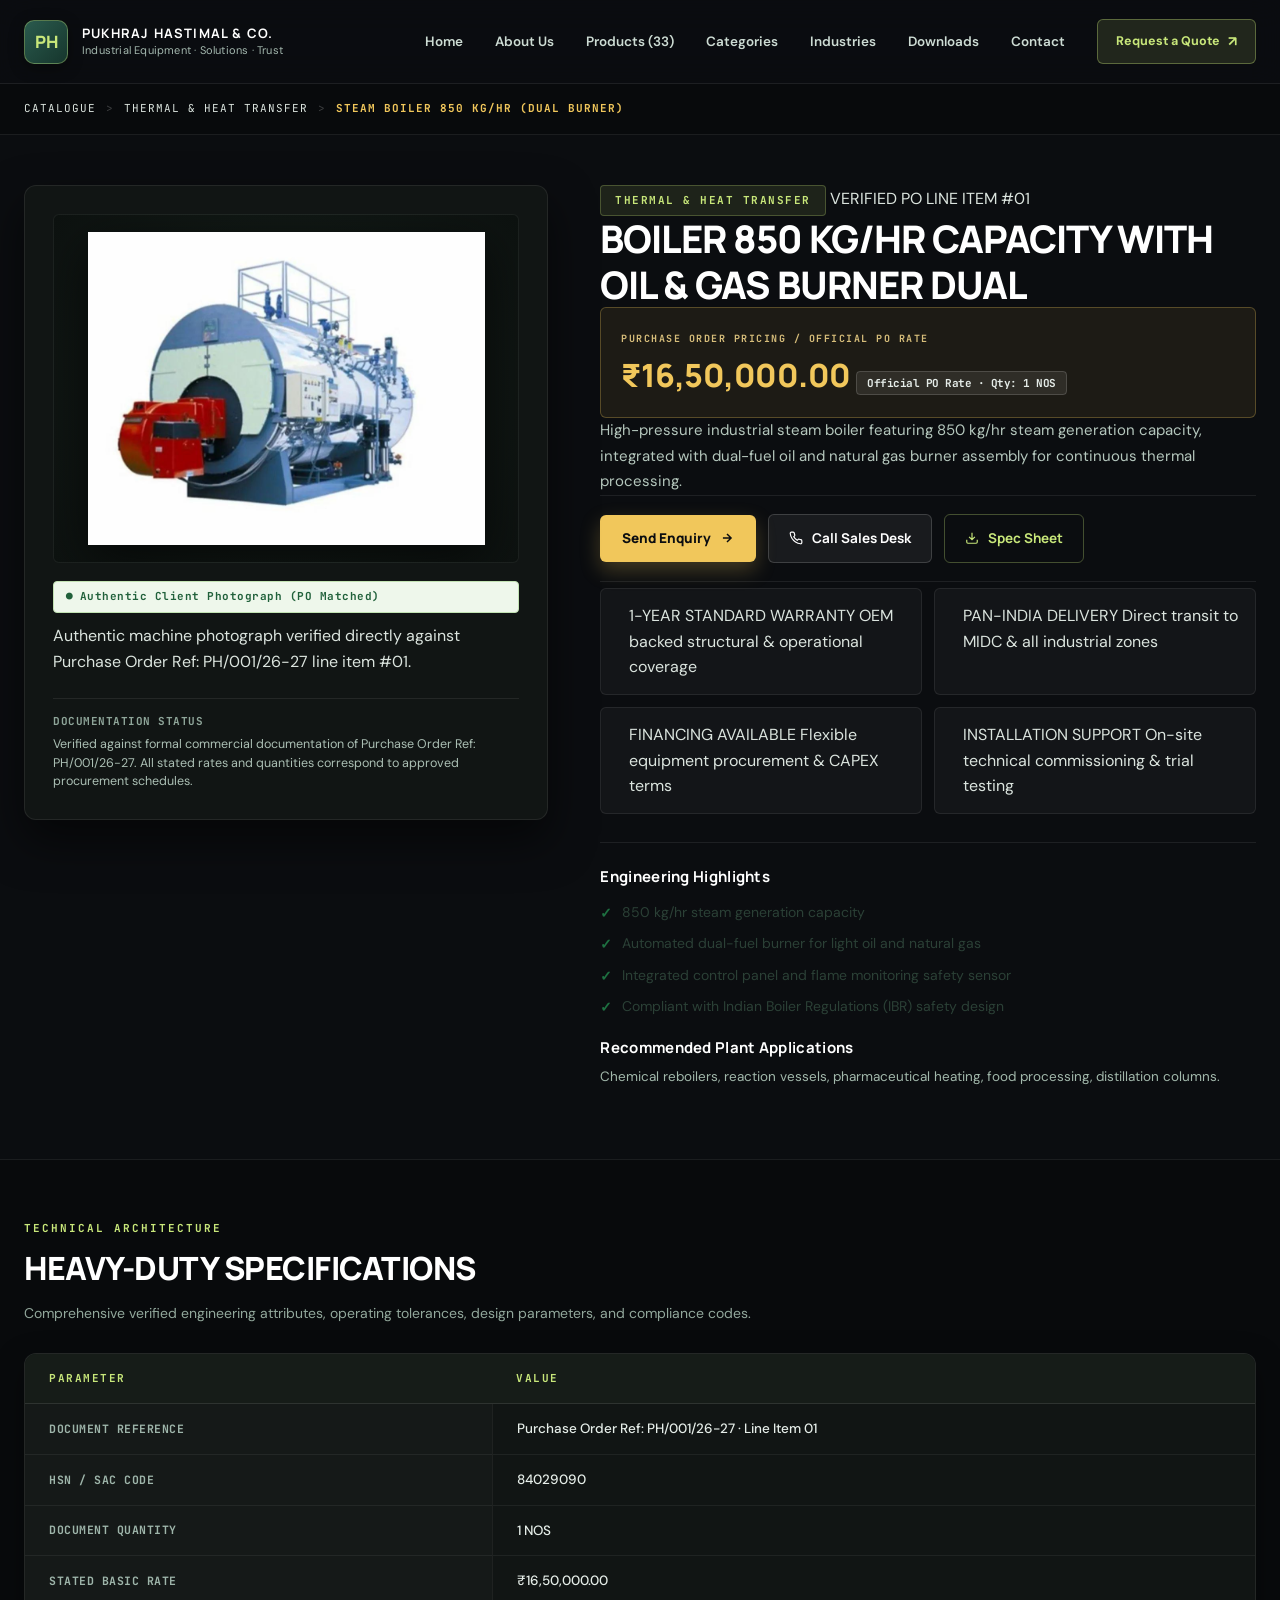
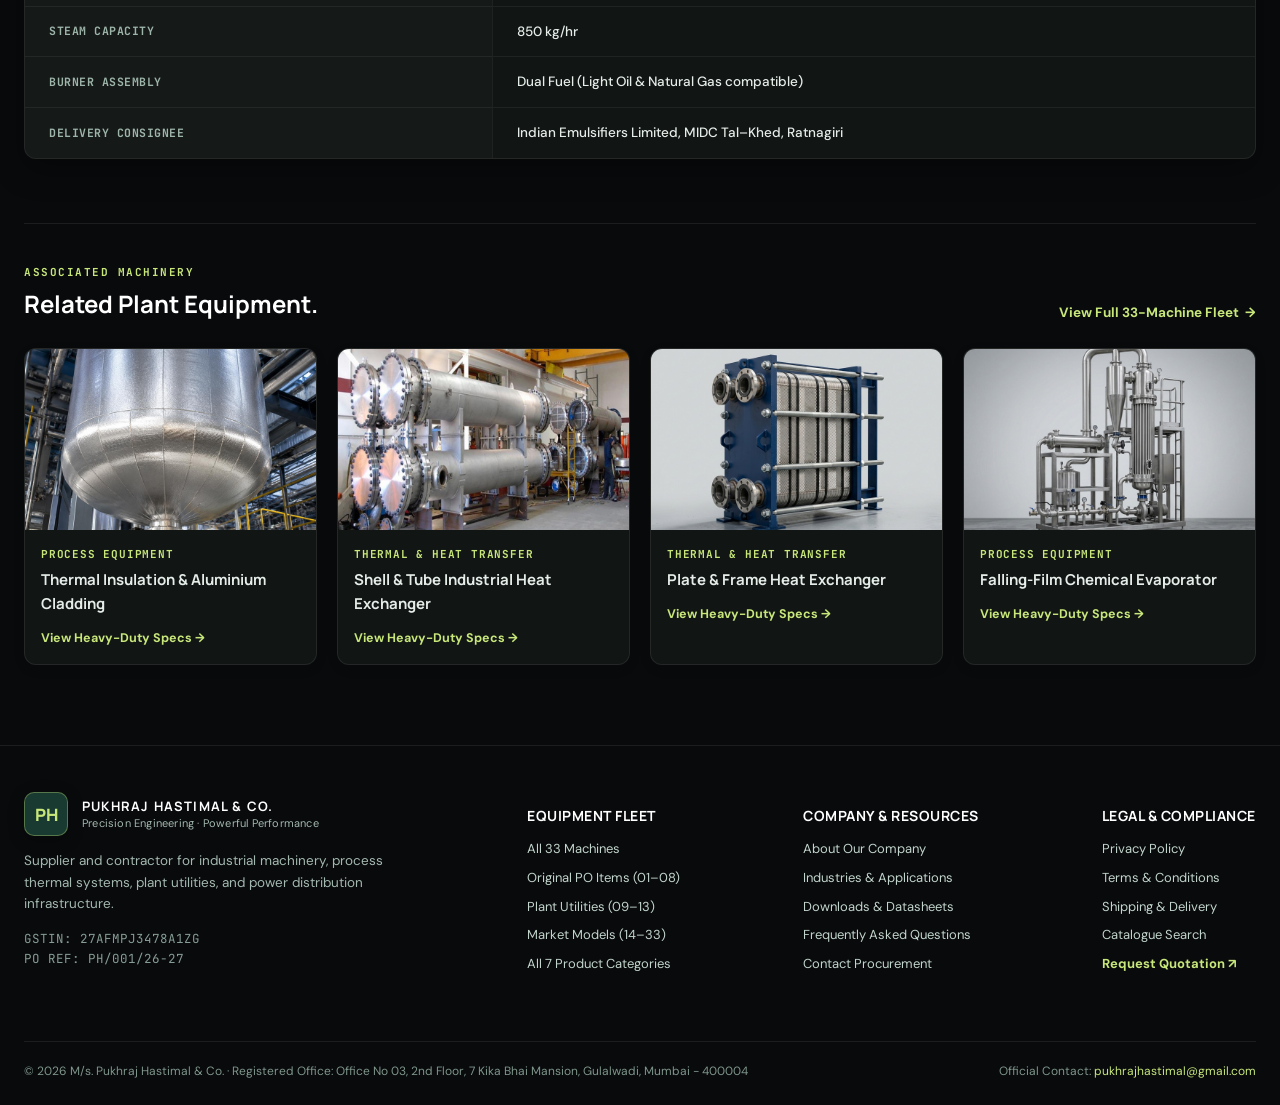
<file: product-detail.html>
<!doctype html>
<html lang="en">
<head>
  <meta charset="utf-8">
  <meta name="viewport" content="width=device-width, initial-scale=1">
  <meta name="theme-color" content="#0b0d10">
  <meta name="description" content="Technical specifications, real equipment photographs, engineering parameters, and procurement RFQ for industrial equipment supplied by M/s. Pukhraj Hastimal & Co.">
  <title id="pageMetaTitle">Product Specifications | Pukhraj Hastimal & Co.</title>
  <link rel="preconnect" href="https://fonts.googleapis.com">
  <link rel="preconnect" href="https://fonts.gstatic.com" crossorigin>
  <link rel="stylesheet" href="styles.css">
</head>
<body class="product-dark-page">
  <a class="skip-link" href="#main">Skip to main content</a>

  <!-- SITE HEADER & NAVIGATION -->
  <header class="site-header">
    <div class="container nav-wrap">
      <a class="brand" href="index.html" aria-label="Pukhraj Hastimal & Co. Homepage">
        <span class="brand-mark">PH</span>
        <span class="brand-copy">
          <strong>PUKHRAJ HASTIMAL & CO.</strong>
          <small>Industrial Equipment · Solutions · Trust</small>
        </span>
      </a>

      <button class="menu-toggle" id="menuToggle" aria-expanded="false" aria-controls="primaryNav" aria-label="Open navigation menu">
        <span></span><span></span><span></span>
      </button>

      <nav id="primaryNav" class="primary-nav" aria-label="Main navigation">
        <a href="index.html">Home</a>
        <a href="about.html">About Us</a>
        <a href="products.html" class="active" aria-current="page">Products (33)</a>
        <a href="categories.html">Categories</a>
        <a href="industries.html">Industries</a>
        <a href="downloads.html">Downloads</a>
        <a href="contact.html">Contact</a>
        <a href="quote.html" class="nav-cta">Request a Quote <span aria-hidden="true">↗</span></a>
      </nav>
    </div>
  </header>

  <main id="main">
    <!-- TOP BREADCRUMB NAVIGATION -->
    <nav class="product-breadcrumbs" aria-label="Breadcrumb">
      <div class="container breadcrumb-inner">
        <a href="products.html" class="crumb-link">CATALOGUE</a>
        <span class="crumb-sep" aria-hidden="true">&gt;</span>
        <a href="categories.html" class="crumb-link" id="crumbCat">CATEGORY</a>
        <span class="crumb-sep" aria-hidden="true">&gt;</span>
        <span class="crumb-current" id="crumbProd">PRODUCT NAME</span>
      </div>
    </nav>

    <!-- MAIN TWO-COLUMN PRODUCT SECTION -->
    <section class="product-detail-dark-section">
      <div class="container">
        <div class="product-main-grid">

          <!-- LEFT COLUMN: Product Image Container -->
          <div class="product-dark-image-card">
            <div class="product-image-stage">
              <img id="detailImage" src="assets/machines/po-01-boiler.png" alt="Industrial machinery photograph" loading="eager">
            </div>

            <div class="product-image-footer">
              <div id="authBadge" class="image-authenticity-badge auth-real">
                <span>●</span> <span id="authBadgeText">Authentic Industrial Photograph</span>
              </div>
              <div class="product-doc-note" id="authNoticeText">
                Authentic machinery photograph verified against official procurement documentation.
              </div>
              <div style="margin-top: 14px; padding-top: 14px; border-top: 1px solid rgba(255, 255, 255, 0.08);">
                <span style="font-family: var(--font-mono); font-size: 11px; color: #8fa69a; letter-spacing: 0.5px; text-transform: uppercase; font-weight: 700; display: block; margin-bottom: 4px;">DOCUMENTATION STATUS</span>
                <p id="docStatusDesc" style="font-size: 12.5px; color: #abbfb4; line-height: 1.5; margin: 0;">
                  Verified against official commercial documentation.
                </p>
              </div>
            </div>
          </div>

          <!-- RIGHT COLUMN: Product Info & CTAs -->
          <div class="product-info-col">
            <!-- Category Tag & Badge -->
            <div class="product-meta-row">
              <span class="product-category-tag" id="detailCatTag">THERMAL &amp; HEAT TRANSFER</span>
              <span class="product-po-pill" id="detailStatusPill">VERIFIED PO LINE ITEM</span>
            </div>

            <!-- Product Title -->
            <h1 class="product-hero-title" id="detailTitle">BOILER 850 KG/HR CAPACITY WITH OIL &amp; GAS BURNER DUAL</h1>

            <!-- Pricing Highlighted in Golden-Yellow -->
            <div class="product-pricing-block" id="pricingBlock">
              <span class="pricing-label" id="pricingLabel">COMMERCIAL PRICING / BASIC RATE</span>
              <div class="pricing-highlight" id="pricingHighlight">
                ₹16,50,000.00 <span class="pricing-badge" id="pricingBadge">Official PO Rate</span>
              </div>
            </div>

            <!-- Description -->
            <p class="product-lead-description" id="detailDesc">
              Industrial high-pressure steam boiler with a rated capacity of 850 kg/hr, equipped with an automated dual-fuel burner firing light oil and natural gas.
            </p>

            <!-- Action Buttons Trio -->
            <div class="product-cta-trio">
              <!-- Primary Yellow Button -->
              <a href="quote.html" class="btn-product-primary" id="btnSendEnquiry">
                <span>Send Enquiry</span>
                <svg viewBox="0 0 24 24" fill="none" stroke="currentColor" stroke-width="2.5" aria-hidden="true"><path d="M5 12h14M12 5l7 7-7 7"/></svg>
              </a>

              <!-- Secondary Button -->
              <a href="tel:+912223880000" class="btn-product-secondary" id="btnCallSales">
                <svg viewBox="0 0 24 24" fill="none" stroke="currentColor" stroke-width="2" aria-hidden="true"><path d="M22 16.92v3a2 2 0 0 1-2.18 2 19.79 19.79 0 0 1-8.63-3.07 19.5 19.5 0 0 1-6-6 19.79 19.79 0 0 1-3.07-8.67A2 2 0 0 1 4.11 2h3a2 2 0 0 1 2 1.72 12.84 12.84 0 0 0 .7 2.81 2 2 0 0 1-.45 2.11L8.09 9.91a16 16 0 0 0 6 6l1.27-1.27a2 2 0 0 1 2.11-.45 12.84 12.84 0 0 0 2.81.7A2 2 0 0 1 22 16.92z"/></svg>
                <span>Call Sales Desk</span>
              </a>

              <!-- Tertiary Spec Sheet Download Button -->
              <a href="downloads.html" class="btn-product-tertiary" id="btnSpecSheet">
                <svg viewBox="0 0 24 24" fill="none" stroke="currentColor" stroke-width="2" aria-hidden="true"><path d="M21 15v4a2 2 0 0 1-2 2H5a2 2 0 0 1-2-2v-4M7 10l5 5 5-5M12 15V3"/></svg>
                <span>Spec Sheet</span>
              </a>
            </div>

            <!-- 2x2 Feature Highlights Grid -->
            <div class="product-perks-grid">
              <div class="perk-card">
                <div class="perk-icon" aria-hidden="true">
                  <svg viewBox="0 0 24 24" fill="none" stroke="currentColor" stroke-width="2"><path d="M12 22s8-4 8-10V5l-8-3-8 3v7c0 6 8 10 8 10z"/><path d="m9 12 2 2 4-4"/></svg>
                </div>
                <div class="perk-content">
                  <span class="perk-title">1-YEAR STANDARD WARRANTY</span>
                  <span class="perk-desc">OEM backed structural &amp; operational coverage</span>
                </div>
              </div>

              <div class="perk-card">
                <div class="perk-icon" aria-hidden="true">
                  <svg viewBox="0 0 24 24" fill="none" stroke="currentColor" stroke-width="2"><rect x="1" y="3" width="15" height="13"/><polygon points="16 8 20 8 23 11 23 16 16 16 16 8"/><circle cx="5.5" cy="18.5" r="2.5"/><circle cx="18.5" cy="18.5" r="2.5"/></svg>
                </div>
                <div class="perk-content">
                  <span class="perk-title">PAN-INDIA DELIVERY</span>
                  <span class="perk-desc">Direct transit to MIDC &amp; all industrial zones</span>
                </div>
              </div>

              <div class="perk-card">
                <div class="perk-icon" aria-hidden="true">
                  <svg viewBox="0 0 24 24" fill="none" stroke="currentColor" stroke-width="2"><rect x="2" y="5" width="20" height="14" rx="2"/><line x1="2" y1="10" x2="22" y2="10"/></svg>
                </div>
                <div class="perk-content">
                  <span class="perk-title">FINANCING AVAILABLE</span>
                  <span class="perk-desc">Flexible equipment procurement &amp; CAPEX terms</span>
                </div>
              </div>

              <div class="perk-card">
                <div class="perk-icon" aria-hidden="true">
                  <svg viewBox="0 0 24 24" fill="none" stroke="currentColor" stroke-width="2"><path d="M14.7 6.3a1 1 0 0 0 0 1.4l1.6 1.6a1 1 0 0 0 1.4 0l3.77-3.77a6 6 0 0 1-7.94 7.94l-6.91 6.91a2.12 2.12 0 0 1-3-3l6.91-6.91a6 6 0 0 1 7.94-7.94l-3.76 3.76z"/></svg>
                </div>
                <div class="perk-content">
                  <span class="perk-title">INSTALLATION SUPPORT</span>
                  <span class="perk-desc">On-site technical commissioning &amp; trial testing</span>
                </div>
              </div>
            </div>

            <!-- Key Engineering Features List -->
            <div style="margin-top: 28px; padding-top: 22px; border-top: 1px solid rgba(255, 255, 255, 0.08);">
              <h3 style="font-family: var(--font-heading); font-size: 15px; color: var(--white); margin: 0 0 12px; letter-spacing: 0.3px;">Engineering Highlights</h3>
              <ul class="features-list" id="featuresList" style="color: #cbdcd1;">
                <!-- Populated dynamically -->
              </ul>
            </div>

            <!-- Industrial Applications -->
            <div style="margin-top: 18px;">
              <h3 style="font-family: var(--font-heading); font-size: 15px; color: var(--white); margin: 0 0 6px; letter-spacing: 0.3px;">Recommended Plant Applications</h3>
              <p id="applicationsText" style="font-size: 13.5px; line-height: 1.65; color: #a2b8ab; margin: 0;">
                Chemical reboilers, reaction vessels, pharmaceutical heating, food processing, and distillation columns.
              </p>
            </div>

          </div>
        </div>
      </div>
    </section>

    <!-- BOTTOM SPECIFICATIONS SECTION ("HEAVY-DUTY SPECIFICATIONS") -->
    <section class="heavy-duty-specs-section">
      <div class="container">
        <div class="specs-section-header">
          <div class="specs-heading-tag">TECHNICAL ARCHITECTURE</div>
          <h2 class="specs-section-title">HEAVY-DUTY SPECIFICATIONS</h2>
          <p class="specs-section-subtitle">
            Comprehensive verified engineering attributes, operating tolerances, design parameters, and compliance codes.
          </p>
        </div>

        <div class="specs-table-dark-wrap">
          <table class="specs-dark-table">
            <thead>
              <tr>
                <th style="width: 38%;">PARAMETER</th>
                <th style="width: 62%;">VALUE</th>
              </tr>
            </thead>
            <tbody id="specsDarkTableBody">
              <!-- Dynamically populated from product.specs -->
            </tbody>
          </table>
        </div>

        <!-- Associated Industrial Equipment Fleet -->
        <div style="margin-top: 64px; padding-top: 40px; border-top: 1px solid rgba(255, 255, 255, 0.08);">
          <div style="display: flex; justify-content: space-between; align-items: flex-end; margin-bottom: 24px; flex-wrap: wrap; gap: 12px;">
            <div>
              <span style="font-family: var(--font-mono); font-size: 11px; color: var(--lime); letter-spacing: 1.5px; text-transform: uppercase; font-weight: 700; display: block; margin-bottom: 4px;">ASSOCIATED MACHINERY</span>
              <h3 style="font-family: var(--font-heading); font-size: 24px; color: var(--white); margin: 0;">Related Plant Equipment.</h3>
            </div>
            <a href="products.html" class="cat-link" style="color: var(--lime);">View Full 33-Machine Fleet <span>→</span></a>
          </div>

          <div class="related-products-grid" id="relatedGrid">
            <!-- Dynamically populated related items -->
          </div>
        </div>
      </div>
    </section>
  </main>

  <!-- SITE FOOTER -->
  <footer class="site-footer" style="background: #080a0c; border-top: 1px solid rgba(255,255,255,0.08);">
    <div class="container footer-main">
      <div class="footer-col-brand">
        <a class="brand footer-brand" href="index.html">
          <span class="brand-mark">PH</span>
          <span class="brand-copy">
            <strong>PUKHRAJ HASTIMAL &amp; CO.</strong>
            <small>Precision Engineering · Powerful Performance</small>
          </span>
        </a>
        <p style="margin-top: 14px; font-size: 13.5px; color: #a4b8af; line-height: 1.6; max-width: 380px;">
          Supplier and contractor for industrial machinery, process thermal systems, plant utilities, and power distribution infrastructure.
        </p>
        <div style="margin-top: 14px; font-size: 12.5px; color: #879c93; font-family: var(--font-mono);">
          GSTIN: 27AFMPJ3478A1ZG<br>
          PO REF: PH/001/26-27
        </div>
      </div>

      <div class="footer-col">
        <h4 style="font-family: var(--font-heading); color: var(--white); font-size: 14px; margin-bottom: 12px; letter-spacing: 0.5px;">EQUIPMENT FLEET</h4>
        <ul style="list-style: none; padding: 0; margin: 0; display: flex; flex-direction: column; gap: 8px; font-size: 13px;">
          <li><a href="products.html" style="color: #c2d4cb; text-decoration: none;">All 33 Machines</a></li>
          <li><a href="products.html?filter=po" style="color: #c2d4cb; text-decoration: none;">Original PO Items (01–08)</a></li>
          <li><a href="products.html?filter=supplementary" style="color: #c2d4cb; text-decoration: none;">Plant Utilities (09–13)</a></li>
          <li><a href="products.html?filter=extended" style="color: #c2d4cb; text-decoration: none;">Market Models (14–33)</a></li>
          <li><a href="categories.html" style="color: #c2d4cb; text-decoration: none;">All 7 Product Categories</a></li>
        </ul>
      </div>

      <div class="footer-col">
        <h4 style="font-family: var(--font-heading); color: var(--white); font-size: 14px; margin-bottom: 12px; letter-spacing: 0.5px;">COMPANY &amp; RESOURCES</h4>
        <ul style="list-style: none; padding: 0; margin: 0; display: flex; flex-direction: column; gap: 8px; font-size: 13px;">
          <li><a href="about.html" style="color: #c2d4cb; text-decoration: none;">About Our Company</a></li>
          <li><a href="industries.html" style="color: #c2d4cb; text-decoration: none;">Industries &amp; Applications</a></li>
          <li><a href="downloads.html" style="color: #c2d4cb; text-decoration: none;">Downloads &amp; Datasheets</a></li>
          <li><a href="faq.html" style="color: #c2d4cb; text-decoration: none;">Frequently Asked Questions</a></li>
          <li><a href="contact.html" style="color: #c2d4cb; text-decoration: none;">Contact Procurement</a></li>
        </ul>
      </div>

      <div class="footer-col">
        <h4 style="font-family: var(--font-heading); color: var(--white); font-size: 14px; margin-bottom: 12px; letter-spacing: 0.5px;">LEGAL &amp; COMPLIANCE</h4>
        <ul style="list-style: none; padding: 0; margin: 0; display: flex; flex-direction: column; gap: 8px; font-size: 13px;">
          <li><a href="privacy.html" style="color: #c2d4cb; text-decoration: none;">Privacy Policy</a></li>
          <li><a href="terms.html" style="color: #c2d4cb; text-decoration: none;">Terms &amp; Conditions</a></li>
          <li><a href="shipping.html" style="color: #c2d4cb; text-decoration: none;">Shipping &amp; Delivery</a></li>
          <li><a href="search.html" style="color: #c2d4cb; text-decoration: none;">Catalogue Search</a></li>
          <li><a href="quote.html" style="color: var(--lime); font-weight: 700; text-decoration: none;">Request Quotation ↗</a></li>
        </ul>
      </div>
    </div>

    <div class="container footer-bottom" style="margin-top: 36px; padding-top: 20px; border-top: 1px solid rgba(255,255,255,0.08); display: flex; flex-wrap: wrap; justify-content: space-between; gap: 12px; font-size: 12px; color: #7f958a;">
      <span>© 2026 M/s. Pukhraj Hastimal &amp; Co. · Registered Office: Office No 03, 2nd Floor, 7 Kika Bhai Mansion, Gulalwadi, Mumbai - 400004</span>
      <span>Official Contact: <a href="mailto:pukhrajhastimal@gmail.com" style="color: var(--lime);">pukhrajhastimal@gmail.com</a></span>
    </div>
  </footer>

  <!-- Global Mobile Nav Toggle Script -->
  <script>
    const menuToggle = document.getElementById('menuToggle');
    const primaryNav = document.getElementById('primaryNav');
    if (menuToggle && primaryNav) {
      menuToggle.addEventListener('click', () => {
        const isOpen = primaryNav.classList.toggle('open');
        menuToggle.setAttribute('aria-expanded', String(isOpen));
      });
    }
  </script>

  <!-- Product Database & Dynamic Rendering Script -->
  <script src="assets/products-data.js"></script>
  <script>
    document.addEventListener("DOMContentLoaded", () => {
      const urlParams = new URLSearchParams(window.location.search);
      const productId = urlParams.get("id") || "po1_boiler";
      const product = (window.PRODUCTS_DATA && window.PRODUCTS_DATA[productId]) || (window.PRODUCTS_DATA && window.PRODUCTS_DATA["po1_boiler"]);

      if (!product) return;

      // Meta & Browser Title
      document.title = `${product.shortName} | Heavy-Duty Specifications | Pukhraj Hastimal & Co.`;

      // 1. Dynamic Breadcrumbs: CATALOGUE > [CATEGORY NAME] > [PRODUCT NAME]
      const crumbCat = document.getElementById("crumbCat");
      const crumbProd = document.getElementById("crumbProd");
      if (crumbCat) {
        crumbCat.textContent = (product.categoryLabel || "EQUIPMENT").toUpperCase();
        crumbCat.href = `products.html?filter=${encodeURIComponent(product.category || 'all')}`;
      }
      if (crumbProd) {
        crumbProd.textContent = (product.shortName || product.name).toUpperCase();
      }

      // 2. Left Column: Product Image & Badges
      const detailImage = document.getElementById("detailImage");
      detailImage.src = product.image;
      detailImage.alt = product.alt || product.shortName || product.name;

      const authBadge = document.getElementById("authBadge");
      const authBadgeText = document.getElementById("authBadgeText");
      const authNoticeText = document.getElementById("authNoticeText");

      if (product.statusType === "extended") {
        if (product.imageCategory === "illustrative") {
          authBadge.className = "image-authenticity-badge auth-illustrative";
          authBadgeText.textContent = "Illustrative Product Visual";
          authNoticeText.textContent = product.imageNote || "Illustrative commercial product photography representing standard industrial model specification and appearance; not actual client-owned equipment.";
        } else {
          authBadge.className = "image-authenticity-badge auth-real";
          authBadgeText.textContent = "Authentic Industrial Photograph";
          authNoticeText.textContent = `${product.imageStatus || 'Authentic industrial equipment photograph'}. Verified from manufacturer documentation / open image archives.`;
        }
      } else if (product.statusType === "supplementary") {
        authBadge.className = "image-authenticity-badge auth-real";
        authBadgeText.textContent = "Authentic Client Photograph (Facility Utility)";
        authNoticeText.textContent = "Authentic machinery photograph documented from operational plant inventory. Offered as associated industrial utility.";
      } else {
        authBadge.className = "image-authenticity-badge auth-real";
        authBadgeText.textContent = "Authentic Client Photograph (PO Matched)";
        authNoticeText.textContent = `Authentic machine photograph verified directly against Purchase Order Ref: PH/001/26-27 line item #${String(product.poItemNo).padStart(2, '0')}.`;
      }

      const docStatusDesc = document.getElementById("docStatusDesc");
      if (docStatusDesc) {
        if (product.statusType === "po") {
          docStatusDesc.textContent = "Verified against formal commercial documentation of Purchase Order Ref: PH/001/26-27. All stated rates and quantities correspond to approved procurement schedules.";
        } else if (product.statusType === "supplementary") {
          docStatusDesc.textContent = "Documented from client operational facility documentation. Commercial terms and custom sizing are provided upon formal RFQ submission.";
        } else {
          docStatusDesc.textContent = `Verified against current Indian manufacturer and supplier listings (${product.supplier || 'IndiaMART / Industrial Catalogs'}). Stated market reference pricing excludes GST and freight. Formal project quotation issued upon specification review.`;
        }
      }

      // 3. Right Column: Tags, Titles, Pricing & CTAs
      const detailCatTag = document.getElementById("detailCatTag");
      if (detailCatTag) {
        detailCatTag.textContent = (product.categoryLabel || "INDUSTRIAL MACHINERY").toUpperCase();
      }

      const detailStatusPill = document.getElementById("detailStatusPill");
      if (detailStatusPill) {
        if (product.statusType === "po") {
          detailStatusPill.className = "product-po-pill po-verified";
          detailStatusPill.textContent = `VERIFIED PO LINE ITEM #${String(product.poItemNo).padStart(2, '0')}`;
        } else if (product.statusType === "supplementary") {
          detailStatusPill.className = "product-po-pill po-supplementary";
          detailStatusPill.textContent = "PLANT UTILITY (FACILITY STOCK)";
        } else {
          detailStatusPill.className = "product-po-pill po-extended";
          detailStatusPill.textContent = "MARKET MODEL SPECIFICATION";
        }
      }

      document.getElementById("detailTitle").textContent = product.name;
      document.getElementById("detailDesc").textContent = product.description;

      // Pricing Highlight in Golden-Yellow
      const pricingHighlight = document.getElementById("pricingHighlight");
      const pricingLabel = document.getElementById("pricingLabel");
      if (product.statusType === "po") {
        pricingLabel.textContent = "PURCHASE ORDER PRICING / OFFICIAL PO RATE";
        pricingHighlight.innerHTML = `${product.rate} <span class="pricing-badge">Official PO Rate · Qty: ${product.qty}</span>`;
      } else if (product.statusType === "supplementary") {
        pricingLabel.textContent = "COMMERCIAL PRICING / BASIC RATE";
        pricingHighlight.innerHTML = `Price on Request <span class="pricing-badge">Custom Engineered / Plant Stock</span>`;
      } else {
        pricingLabel.textContent = "ESTIMATED INDIAN MARKET BASIC RATE";
        const rateFormatted = product.rateDisplay || product.rate || "Price on Request";
        pricingHighlight.innerHTML = `${rateFormatted} <span class="pricing-badge">Indicative Market Price</span>`;
      }

      // Action Buttons
      const btnSendEnquiry = document.getElementById("btnSendEnquiry");
      if (btnSendEnquiry) {
        btnSendEnquiry.href = `quote.html?product=${encodeURIComponent(product.id)}`;
      }

      const btnSpecSheet = document.getElementById("btnSpecSheet");
      if (btnSpecSheet) {
        btnSpecSheet.href = `downloads.html?product=${encodeURIComponent(product.id)}`;
      }

      // Feature Highlights
      const featuresList = document.getElementById("featuresList");
      if (featuresList) {
        featuresList.innerHTML = "";
        (product.features || []).forEach(f => {
          const li = document.createElement("li");
          li.textContent = f;
          featuresList.appendChild(li);
        });
      }

      // Applications Text
      const applicationsText = document.getElementById("applicationsText");
      if (applicationsText) {
        applicationsText.textContent = product.applications || "Industrial manufacturing, chemical process facilities, continuous operations, and heavy infrastructure plants.";
      }

      // 4. Bottom Specifications Table ("HEAVY-DUTY SPECIFICATIONS")
      const specsDarkTableBody = document.getElementById("specsDarkTableBody");
      if (specsDarkTableBody) {
        specsDarkTableBody.innerHTML = "";
        (product.specs || []).forEach(s => {
          const tr = document.createElement("tr");
          tr.innerHTML = `
            <td class="spec-dark-label">${s.label}</td>
            <td class="spec-dark-value">${s.value}</td>
          `;
          specsDarkTableBody.appendChild(tr);
        });
      }

      // 5. Related Equipment Fleet
      const relatedGrid = document.getElementById("relatedGrid");
      if (relatedGrid) {
        relatedGrid.innerHTML = "";
        const relatedIds = product.related || [];
        relatedIds.forEach(relId => {
          const rel = window.PRODUCTS_DATA[relId];
          if (!rel) return;
          const card = document.createElement("div");
          card.className = "equipment-card";
          card.style.background = "#111514";
          card.style.borderColor = "rgba(255, 255, 255, 0.08)";
          card.innerHTML = `
            <a class="card-image-wrap" href="product-detail.html?id=${encodeURIComponent(rel.id)}" style="aspect-ratio: 16/10; background: #080a0c;">
              <img src="${rel.image}" alt="${rel.shortName}" loading="lazy">
            </a>
            <div class="card-body" style="padding: 16px;">
              <div class="card-meta" style="font-size: 11px;"><span style="color: var(--lime);">${rel.categoryLabel.toUpperCase()}</span></div>
              <h4 style="font-size: 15px; margin: 4px 0 8px; font-family: var(--font-heading);">
                <a href="product-detail.html?id=${encodeURIComponent(rel.id)}" style="color: #e5ede8; text-decoration: none;">${rel.shortName}</a>
              </h4>
              <a class="cat-link" href="product-detail.html?id=${encodeURIComponent(rel.id)}" style="font-size: 12.5px; color: var(--lime);">View Heavy-Duty Specs →</a>
            </div>
          `;
          relatedGrid.appendChild(card);
        });
      }
    });
  </script>
</body>
</html>
</file>
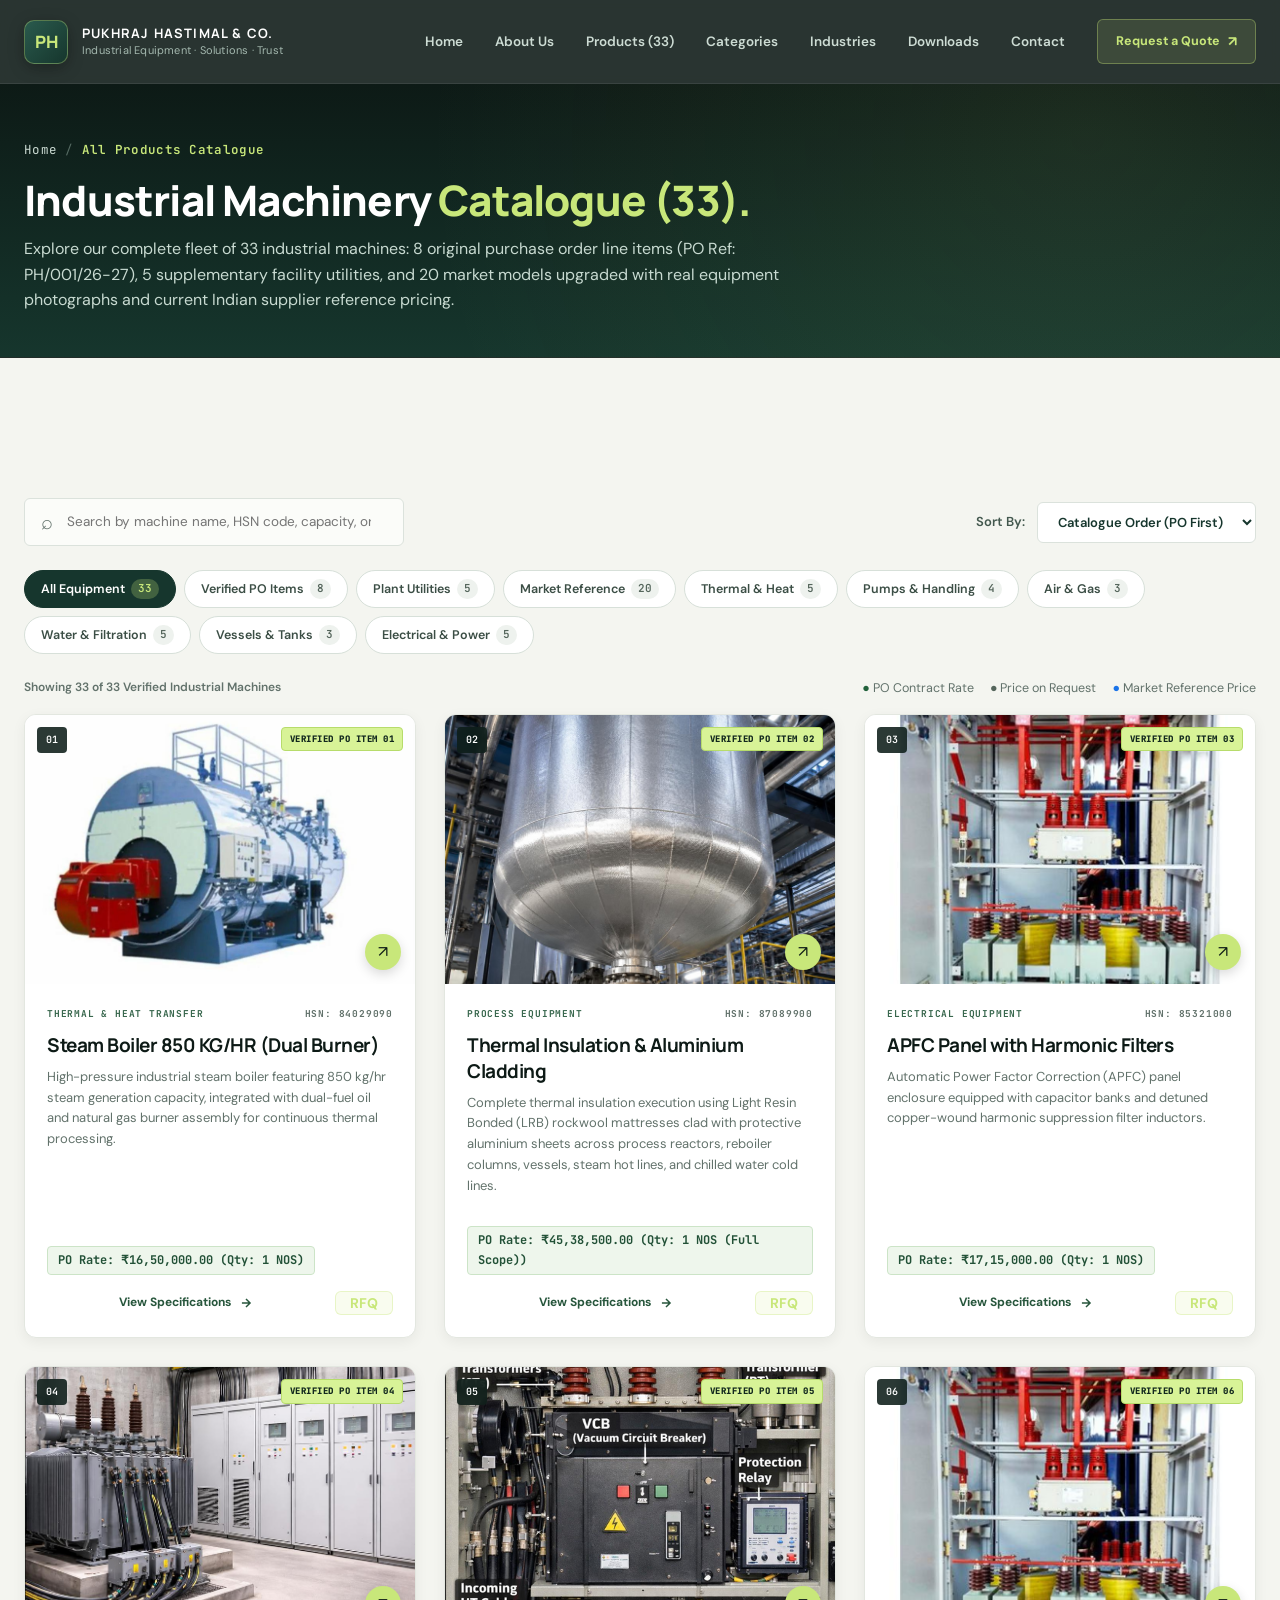
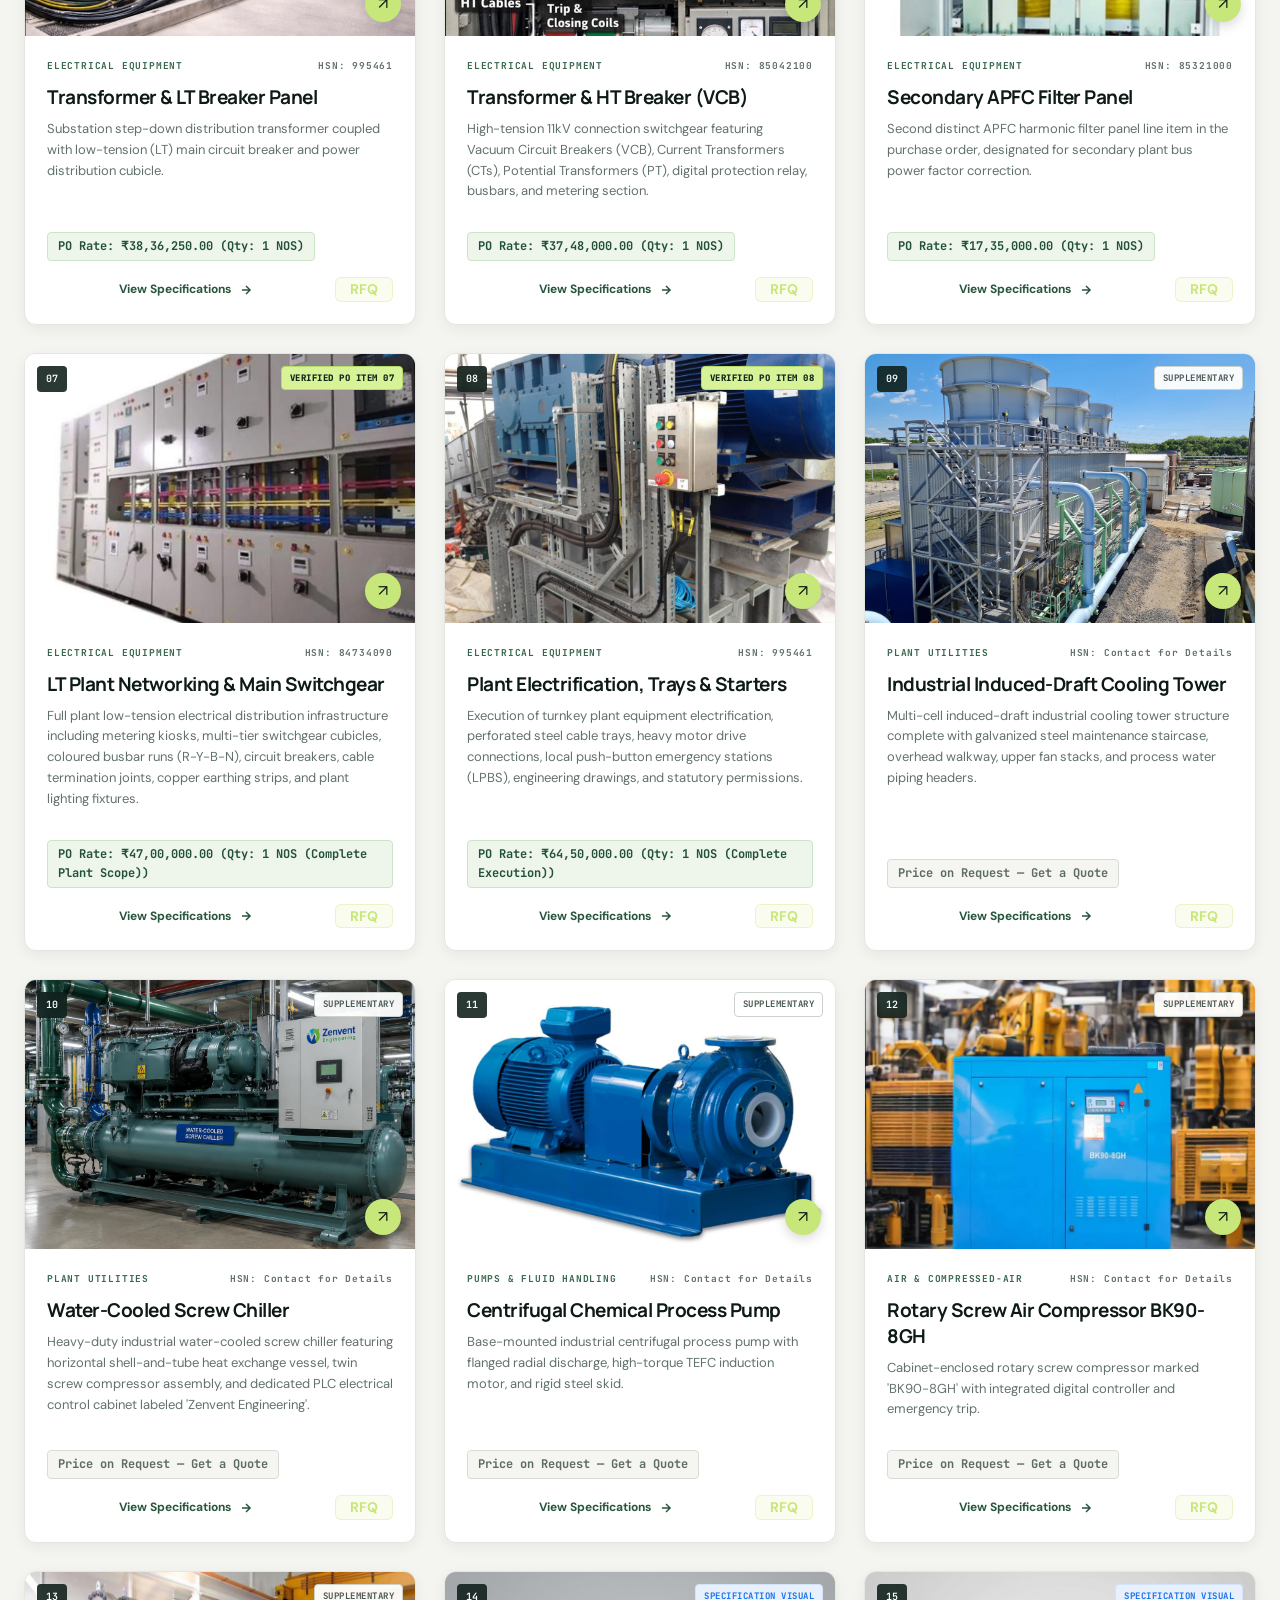
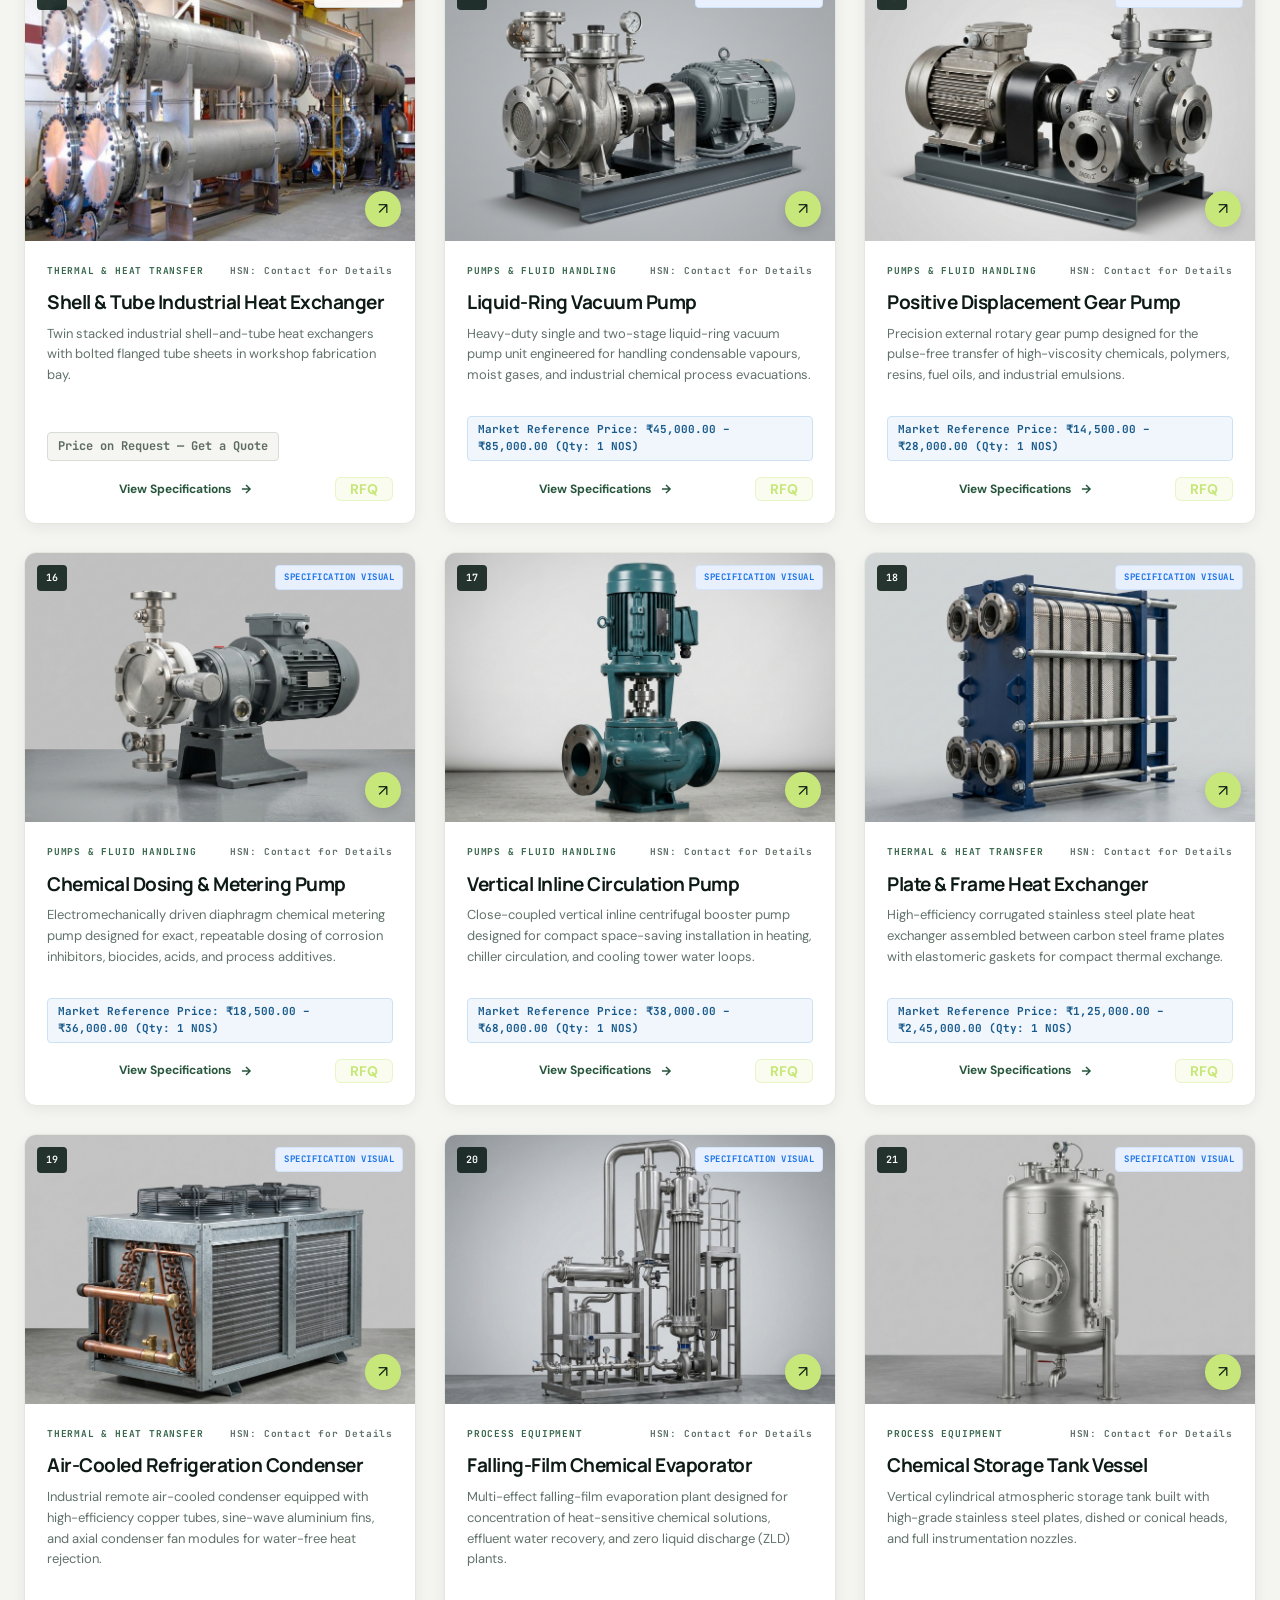
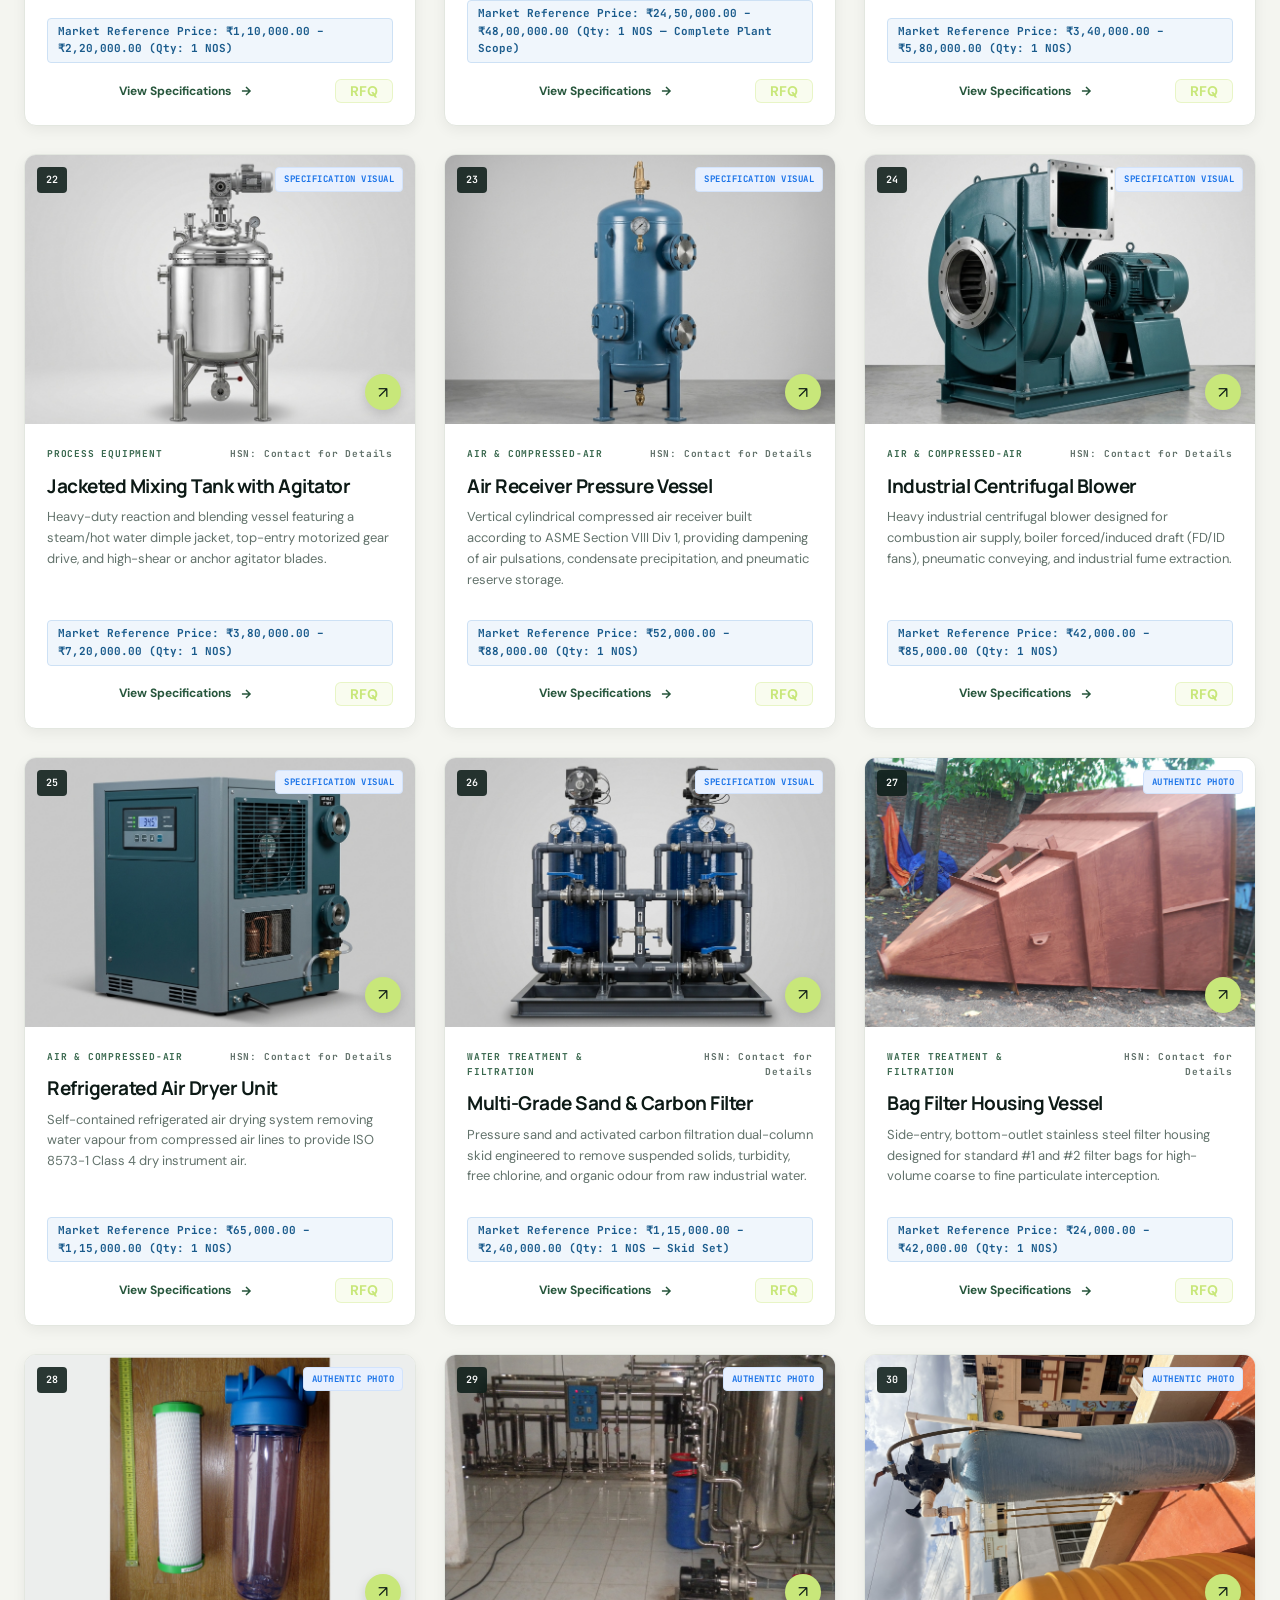
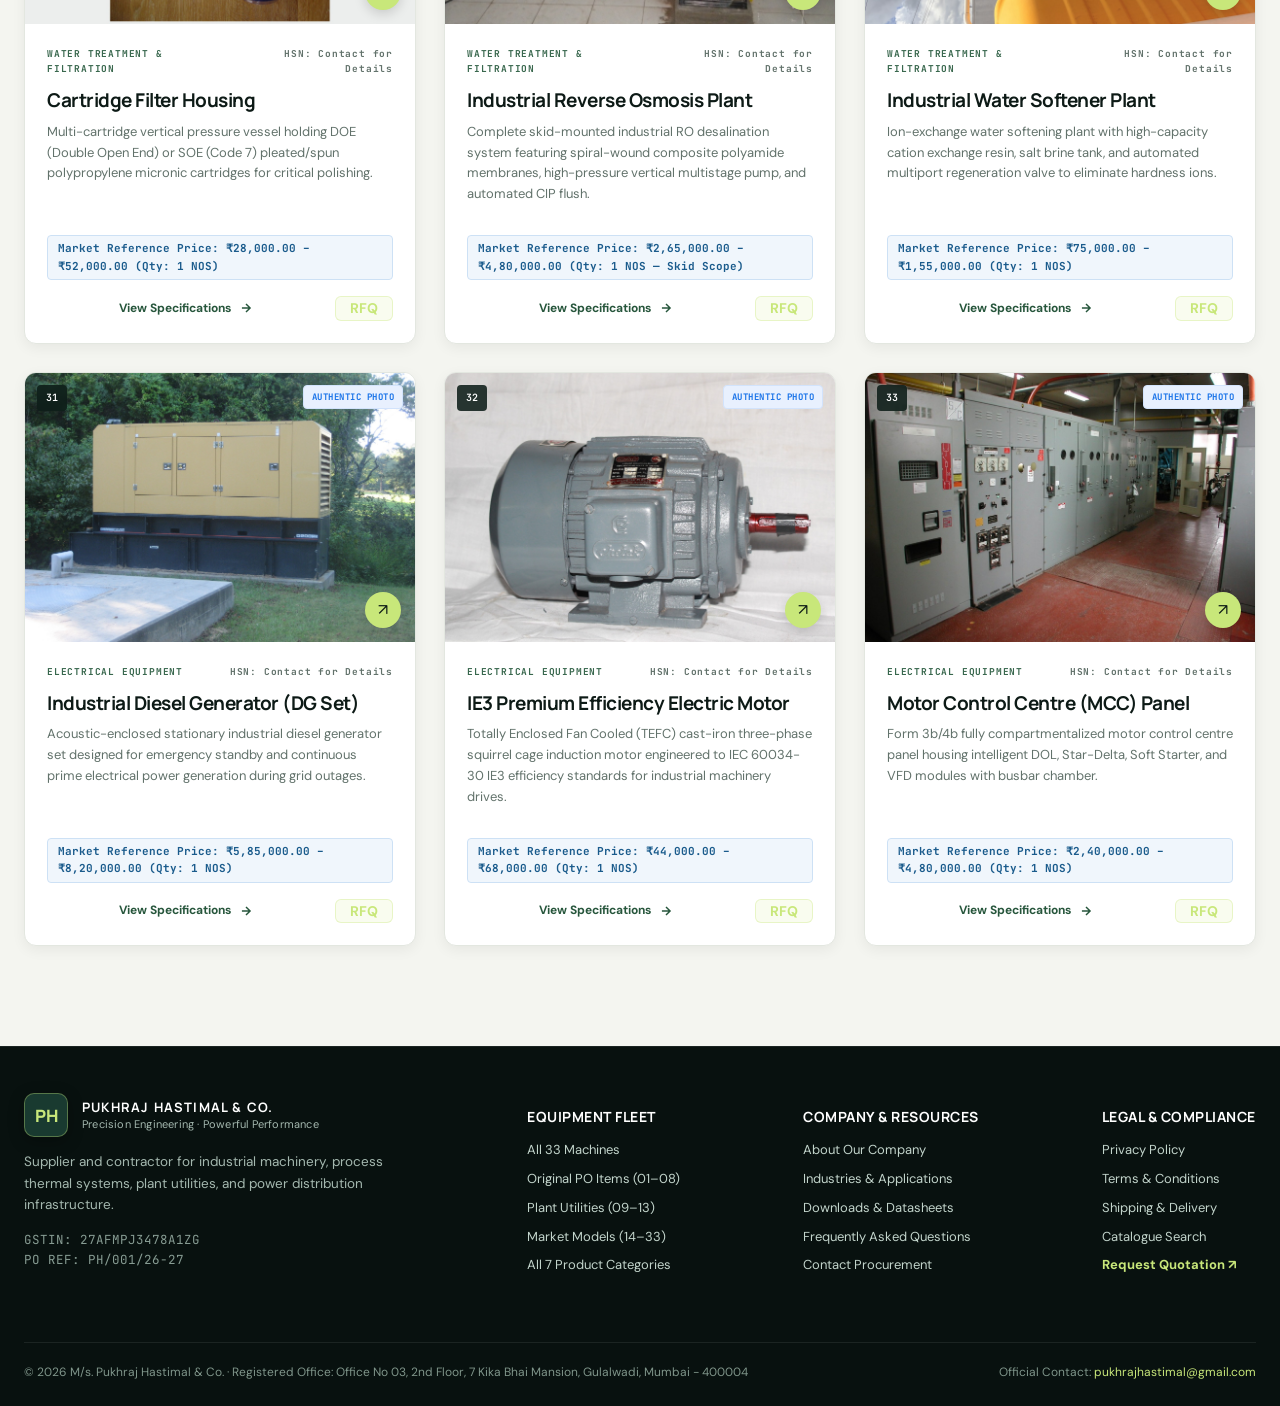
<file: products.html>
<!doctype html>
<html lang="en">
<head>
  <meta charset="utf-8">
  <meta name="viewport" content="width=device-width, initial-scale=1">
  <meta name="theme-color" content="#0d1a16">
  <meta name="description" content="Explore the verified 33 industrial machinery fleet of M/s. Pukhraj Hastimal & Co. Featuring real product photographs, purchase order rates, and current Indian market reference pricing.">
  <title>Industrial Machinery Catalogue (33 Products) | Pukhraj Hastimal & Co.</title>
  <link rel="preconnect" href="https://fonts.googleapis.com">
  <link rel="preconnect" href="https://fonts.gstatic.com" crossorigin>
  <link rel="stylesheet" href="styles.css">
</head>
<body>
  <a class="skip-link" href="#main">Skip to main content</a>
    <!-- SITE HEADER & NAVIGATION -->
  <header class="site-header">
    <div class="container nav-wrap">
      <a class="brand" href="index.html" aria-label="Pukhraj Hastimal & Co. Homepage">
        <span class="brand-mark">PH</span>
        <span class="brand-copy">
          <strong>PUKHRAJ HASTIMAL & CO.</strong>
          <small>Industrial Equipment · Solutions · Trust</small>
        </span>
      </a>

      <button class="menu-toggle" id="menuToggle" aria-expanded="false" aria-controls="primaryNav" aria-label="Open navigation menu">
        <span></span><span></span><span></span>
      </button>

      <nav id="primaryNav" class="primary-nav" aria-label="Main navigation">
        <a href="index.html">Home</a> <a href="about.html">About Us</a> <a href="products.html" class="active" aria-current="page">Products (33)</a> <a href="categories.html">Categories</a> <a href="industries.html">Industries</a> <a href="downloads.html">Downloads</a> <a href="contact.html">Contact</a>
        <a href="quote.html" class="nav-cta">Request a Quote <span aria-hidden="true">↗</span></a>
      </nav>
    </div>
  </header>

  <main id="main">
    <section class="subpage-hero">
      <div class="container">
        <nav class="breadcrumbs" aria-label="Breadcrumb">
          <a href="index.html">Home</a>
          <span class="sep">/</span>
          <span class="current">All Products Catalogue</span>
        </nav>
        <h1 class="page-title">Industrial Machinery <em>Catalogue (33).</em></h1>
        <p class="hero-subheading">
          Explore our complete fleet of 33 industrial machines: 8 original purchase order line items (PO Ref: PH/001/26-27), 5 supplementary facility utilities, and 20 market models upgraded with real equipment photographs and current Indian supplier reference pricing.
        </p>
      </div>
    </section>

    <section class="section-pad">
      <div class="container">
        <!-- Search and Filter Toolbar -->
        <div class="catalogue-controls" style="margin-bottom: 24px;">
          <label class="search-box">
            <span class="search-icon" aria-hidden="true">⌕</span>
            <input id="searchInput" type="search" placeholder="Search by machine name, HSN code, capacity, or specifications..." aria-label="Search industrial machinery catalogue">
          </label>
          <div style="display: flex; gap: 12px; align-items: center; flex-wrap: wrap;">
            <label for="sortSelect" style="font-size: 13px; font-weight: 600; color: #43584e;">Sort By:</label>
            <select id="sortSelect" style="padding: 10px 16px; border-radius: var(--radius-sm); border: 1px solid var(--line); background: var(--white); font-size: 13px; font-weight: 600; color: var(--forest);">
              <option value="default">Catalogue Order (PO First)</option>
              <option value="name-asc">Product Name (A – Z)</option>
              <option value="name-desc">Product Name (Z – A)</option>
              <option value="category">Category</option>
            </select>
          </div>
        </div>

        <!-- Category & Group Filter Tabs -->
        <div class="filter-tabs-wrap" id="filterTabs" role="group" aria-label="Filter equipment categories">
          <button class="filter-btn-pill active" data-filter="all">All Equipment <span>33</span></button>
          <button class="filter-btn-pill" data-filter="po">Verified PO Items <span>8</span></button>
          <button class="filter-btn-pill" data-filter="supplementary">Plant Utilities <span>5</span></button>
          <button class="filter-btn-pill" data-filter="extended">Market Reference <span>20</span></button>
          <button class="filter-btn-pill" data-filter="cat-thermal">Thermal & Heat <span>5</span></button>
          <button class="filter-btn-pill" data-filter="cat-pumps">Pumps & Handling <span>4</span></button>
          <button class="filter-btn-pill" data-filter="cat-air">Air & Gas <span>3</span></button>
          <button class="filter-btn-pill" data-filter="cat-water">Water & Filtration <span>5</span></button>
          <button class="filter-btn-pill" data-filter="cat-vessels">Vessels & Tanks <span>3</span></button>
          <button class="filter-btn-pill" data-filter="cat-electrical">Electrical & Power <span>5</span></button>
        </div>

        <div style="display: flex; justify-content: space-between; align-items: center; margin: 24px 0 16px; flex-wrap: wrap; gap: 10px;">
          <p class="results-count" id="resultsCount" style="margin: 0;" aria-live="polite">Showing 33 Verified Industrial Machines</p>
          <div style="font-size: 12.5px; color: var(--muted); display: flex; align-items: center; gap: 16px;">
            <span><strong style="color: #21613b;">●</strong> PO Contract Rate</span>
            <span><strong style="color: #55665c;">●</strong> Price on Request</span>
            <span><strong style="color: #1a73e8;">●</strong> Market Reference Price</span>
          </div>
        </div>

        <!-- Product Cards Grid -->
        <div class="equipment-grid" id="equipmentGrid">
          <!-- Dynamically populated from assets/products-data.js -->
        </div>

        <!-- Empty Search State -->
        <div class="empty-state" id="emptyState" hidden style="margin-top: 40px; padding: 60px 20px; text-align: center; background: var(--white); border: 1px solid var(--line); border-radius: var(--radius-md);">
          <div style="font-size: 40px; margin-bottom: 12px;">🔍</div>
          <h3 style="font-family: var(--font-heading); color: var(--forest-dark); margin: 0 0 8px;">No matching industrial equipment found.</h3>
          <p style="color: var(--muted); max-width: 500px; margin: 0 auto 20px;">We could not find any machines matching your filter. Try searching for terms like 'boiler', 'pump', 'transformer', 'filter', or 'chiller'.</p>
          <button id="resetSearchBtn" class="nav-cta" style="cursor: pointer;">Reset All Filters</button>
        </div>
      </div>
    </section>
  </main>

    <!-- SITE FOOTER -->
  <footer class="site-footer">
    <div class="container footer-main">
      <div class="footer-col-brand">
        <a class="brand footer-brand" href="index.html">
          <span class="brand-mark">PH</span>
          <span class="brand-copy">
            <strong>PUKHRAJ HASTIMAL & CO.</strong>
            <small>Precision Engineering · Powerful Performance</small>
          </span>
        </a>
        <p style="margin-top: 14px; font-size: 13.5px; color: #a4b8af; line-height: 1.6; max-width: 380px;">
          Supplier and contractor for industrial machinery, process thermal systems, plant utilities, and power distribution infrastructure.
        </p>
        <div style="margin-top: 14px; font-size: 12.5px; color: #879c93; font-family: var(--font-mono);">
          GSTIN: 27AFMPJ3478A1ZG<br>
          PO REF: PH/001/26-27
        </div>
      </div>

      <div class="footer-col">
        <h4 style="font-family: var(--font-heading); color: var(--white); font-size: 14px; margin-bottom: 12px; letter-spacing: 0.5px;">EQUIPMENT FLEET</h4>
        <ul style="list-style: none; padding: 0; margin: 0; display: flex; flex-direction: column; gap: 8px; font-size: 13px;">
          <li><a href="products.html" style="color: #c2d4cb; text-decoration: none;">All 33 Machines</a></li>
          <li><a href="products.html?filter=po" style="color: #c2d4cb; text-decoration: none;">Original PO Items (01–08)</a></li>
          <li><a href="products.html?filter=supplementary" style="color: #c2d4cb; text-decoration: none;">Plant Utilities (09–13)</a></li>
          <li><a href="products.html?filter=extended" style="color: #c2d4cb; text-decoration: none;">Market Models (14–33)</a></li>
          <li><a href="categories.html" style="color: #c2d4cb; text-decoration: none;">All 7 Product Categories</a></li>
        </ul>
      </div>

      <div class="footer-col">
        <h4 style="font-family: var(--font-heading); color: var(--white); font-size: 14px; margin-bottom: 12px; letter-spacing: 0.5px;">COMPANY & RESOURCES</h4>
        <ul style="list-style: none; padding: 0; margin: 0; display: flex; flex-direction: column; gap: 8px; font-size: 13px;">
          <li><a href="about.html" style="color: #c2d4cb; text-decoration: none;">About Our Company</a></li>
          <li><a href="industries.html" style="color: #c2d4cb; text-decoration: none;">Industries & Applications</a></li>
          <li><a href="downloads.html" style="color: #c2d4cb; text-decoration: none;">Downloads & Datasheets</a></li>
          <li><a href="faq.html" style="color: #c2d4cb; text-decoration: none;">Frequently Asked Questions</a></li>
          <li><a href="contact.html" style="color: #c2d4cb; text-decoration: none;">Contact Procurement</a></li>
        </ul>
      </div>

      <div class="footer-col">
        <h4 style="font-family: var(--font-heading); color: var(--white); font-size: 14px; margin-bottom: 12px; letter-spacing: 0.5px;">LEGAL & COMPLIANCE</h4>
        <ul style="list-style: none; padding: 0; margin: 0; display: flex; flex-direction: column; gap: 8px; font-size: 13px;">
          <li><a href="privacy.html" style="color: #c2d4cb; text-decoration: none;">Privacy Policy</a></li>
          <li><a href="terms.html" style="color: #c2d4cb; text-decoration: none;">Terms & Conditions</a></li>
          <li><a href="shipping.html" style="color: #c2d4cb; text-decoration: none;">Shipping & Delivery</a></li>
          <li><a href="search.html" style="color: #c2d4cb; text-decoration: none;">Catalogue Search</a></li>
          <li><a href="quote.html" style="color: var(--lime); font-weight: 700; text-decoration: none;">Request Quotation ↗</a></li>
        </ul>
      </div>
    </div>

    <div class="container footer-bottom" style="margin-top: 36px; padding-top: 20px; border-top: 1px solid rgba(255,255,255,0.08); display: flex; flex-wrap: wrap; justify-content: space-between; gap: 12px; font-size: 12px; color: #7f958a;">
      <span>© 2026 M/s. Pukhraj Hastimal & Co. · Registered Office: Office No 03, 2nd Floor, 7 Kika Bhai Mansion, Gulalwadi, Mumbai - 400004</span>
      <span>Official Contact: <a href="mailto:pukhrajhastimal@gmail.com" style="color: var(--lime);">pukhrajhastimal@gmail.com</a></span>
    </div>
  </footer>

  <!-- Global Mobile Nav Toggle Script -->
  <script>
    const menuToggle = document.getElementById('menuToggle');
    const primaryNav = document.getElementById('primaryNav');
    if (menuToggle && primaryNav) {
      menuToggle.addEventListener('click', () => {
        const isOpen = primaryNav.classList.toggle('open');
        menuToggle.setAttribute('aria-expanded', String(isOpen));
      });
    }
  </script>

  <script src="assets/products-data.js"></script>
  <script>
    document.addEventListener("DOMContentLoaded", () => {
      const grid = document.getElementById("equipmentGrid");
      const searchInput = document.getElementById("searchInput");
      const sortSelect = document.getElementById("sortSelect");
      const filterTabs = document.getElementById("filterTabs");
      const resultsCount = document.getElementById("resultsCount");
      const emptyState = document.getElementById("emptyState");
      const resetSearchBtn = document.getElementById("resetSearchBtn");

      let activeFilter = "all";
      let searchQuery = "";
      let sortOrder = "default";

      // Parse URL parameters
      const urlParams = new URLSearchParams(window.location.search);
      if (urlParams.has("filter")) {
        activeFilter = urlParams.get("filter");
      } else if (urlParams.has("category")) {
        activeFilter = "cat-" + urlParams.get("category");
      }
      if (urlParams.has("q")) {
        searchQuery = urlParams.get("q");
        searchInput.value = searchQuery;
      }

      filterTabs.querySelectorAll(".filter-btn-pill").forEach(btn => {
        const isMatch = btn.dataset.filter === activeFilter;
        btn.classList.toggle("active", isMatch);
      });

      function renderProducts() {
        const productList = Object.values(window.PRODUCTS_DATA || {});
        let filtered = productList.filter(item => {
          if (activeFilter === "po" && item.statusType !== "po") return false;
          if (activeFilter === "supplementary" && item.statusType !== "supplementary") return false;
          if (activeFilter === "extended" && item.statusType !== "extended") return false;
          if (activeFilter.startsWith("cat-")) {
            const cat = activeFilter.replace("cat-", "");
            if (item.category !== cat) return false;
          }

          if (searchQuery.trim() !== "") {
            const q = searchQuery.toLowerCase();
            const searchableText = [
              item.name,
              item.shortName,
              item.categoryLabel,
              item.hsn || "",
              item.rate || "",
              item.rateDisplay || "",
              item.description,
              item.applications,
              (item.specs || []).map(s => s.label + " " + s.value).join(" "),
              (item.features || []).join(" ")
            ].join(" ").toLowerCase();

            if (!searchableText.includes(q)) return false;
          }

          return true;
        });

        if (sortOrder === "name-asc") {
          filtered.sort((a, b) => a.shortName.localeCompare(b.shortName));
        } else if (sortOrder === "name-desc") {
          filtered.sort((a, b) => b.shortName.localeCompare(a.shortName));
        } else if (sortOrder === "category") {
          filtered.sort((a, b) => a.categoryLabel.localeCompare(b.categoryLabel));
        }

        grid.innerHTML = "";
        if (filtered.length === 0) {
          emptyState.hidden = false;
          grid.hidden = true;
          resultsCount.textContent = "0 Products matching current criteria";
        } else {
          emptyState.hidden = true;
          grid.hidden = false;
          resultsCount.textContent = `Showing ${filtered.length} of ${productList.length} Verified Industrial Machines`;

          filtered.forEach((p, idx) => {
            const card = document.createElement("article");
            card.className = "equipment-card";
            
            let badgeClass = "badge-po";
            let badgeText = p.badgeLabel || "VERIFIED PO";
            if (p.statusType === "supplementary") {
              badgeClass = "badge-sup";
              badgeText = "SUPPLEMENTARY";
            } else if (p.statusType === "extended") {
              badgeClass = "badge-tech";
              badgeText = p.badgeLabel || (p.imageCategory === "illustrative" ? "SPECIFICATION VISUAL" : "AUTHENTIC PHOTO");
            }

            const itemNumber = String(p.poItemNo || (idx + 1)).padStart(2, '0');
            
            let rateBadge = '';
            if (p.statusType === "po") {
              rateBadge = `<div class="card-rate-tag">PO Rate: ${p.rate} (Qty: ${p.qty})</div>`;
            } else if (p.statusType === "supplementary") {
              rateBadge = `<div class="card-rate-tag sup-rate">Price on Request — Get a Quote</div>`;
            } else {
              rateBadge = `<div class="card-rate-tag ext-rate">${p.rateDisplay || ('Market Reference: ' + p.rate)}</div>`;
            }

            card.innerHTML = `
              <a class="card-image-wrap" href="product-detail.html?id=${encodeURIComponent(p.id)}" aria-label="View specifications for ${p.shortName}">
                <img src="${p.image}" alt="${p.alt}" loading="lazy">
                <span class="card-number">${itemNumber}</span>
                <span class="card-badge ${badgeClass}">${badgeText}</span>
                <span class="card-arrow" aria-hidden="true">↗</span>
              </a>
              <div class="card-body">
                <div class="card-meta">
                  <span>${p.categoryLabel.toUpperCase()}</span>
                  <span>${p.hsn ? 'HSN: ' + p.hsn : 'CODE: ' + p.id.toUpperCase()}</span>
                </div>
                <h3><a href="product-detail.html?id=${encodeURIComponent(p.id)}" style="color: inherit; text-decoration: none;">${p.shortName}</a></h3>
                <p>${p.description}</p>
                ${rateBadge}
                <div style="display: flex; gap: 10px; margin-top: 16px;">
                  <a class="card-view-btn" href="product-detail.html?id=${encodeURIComponent(p.id)}" style="flex: 1; text-align: center; text-decoration: none; justify-content: center;">
                    <span>View Specifications</span>
                    <svg viewBox="0 0 24 24" fill="none" stroke="currentColor" stroke-width="2.5"><path d="M5 12h14M12 5l7 7-7 7"/></svg>
                  </a>
                  <a class="nav-cta" href="quote.html?product=${encodeURIComponent(p.id)}" title="Request quote for ${p.shortName}" style="padding: 0 14px; display: inline-flex; align-items: center; justify-content: center;">
                    <span>RFQ</span>
                  </a>
                </div>
              </div>
            `;
            grid.appendChild(card);
          });
        }
      }

      filterTabs.querySelectorAll(".filter-btn-pill").forEach(btn => {
        btn.addEventListener("click", () => {
          activeFilter = btn.dataset.filter;
          filterTabs.querySelectorAll(".filter-btn-pill").forEach(b => b.classList.toggle("active", b === btn));
          renderProducts();
        });
      });

      searchInput.addEventListener("input", (e) => {
        searchQuery = e.target.value;
        renderProducts();
      });

      sortSelect.addEventListener("change", (e) => {
        sortOrder = e.target.value;
        renderProducts();
      });

      resetSearchBtn.addEventListener("click", () => {
        searchInput.value = "";
        searchQuery = "";
        activeFilter = "all";
        filterTabs.querySelectorAll(".filter-btn-pill").forEach(b => b.classList.toggle("active", b.dataset.filter === "all"));
        renderProducts();
      });

      renderProducts();
    });
  </script>
</body>
</html>
</file>
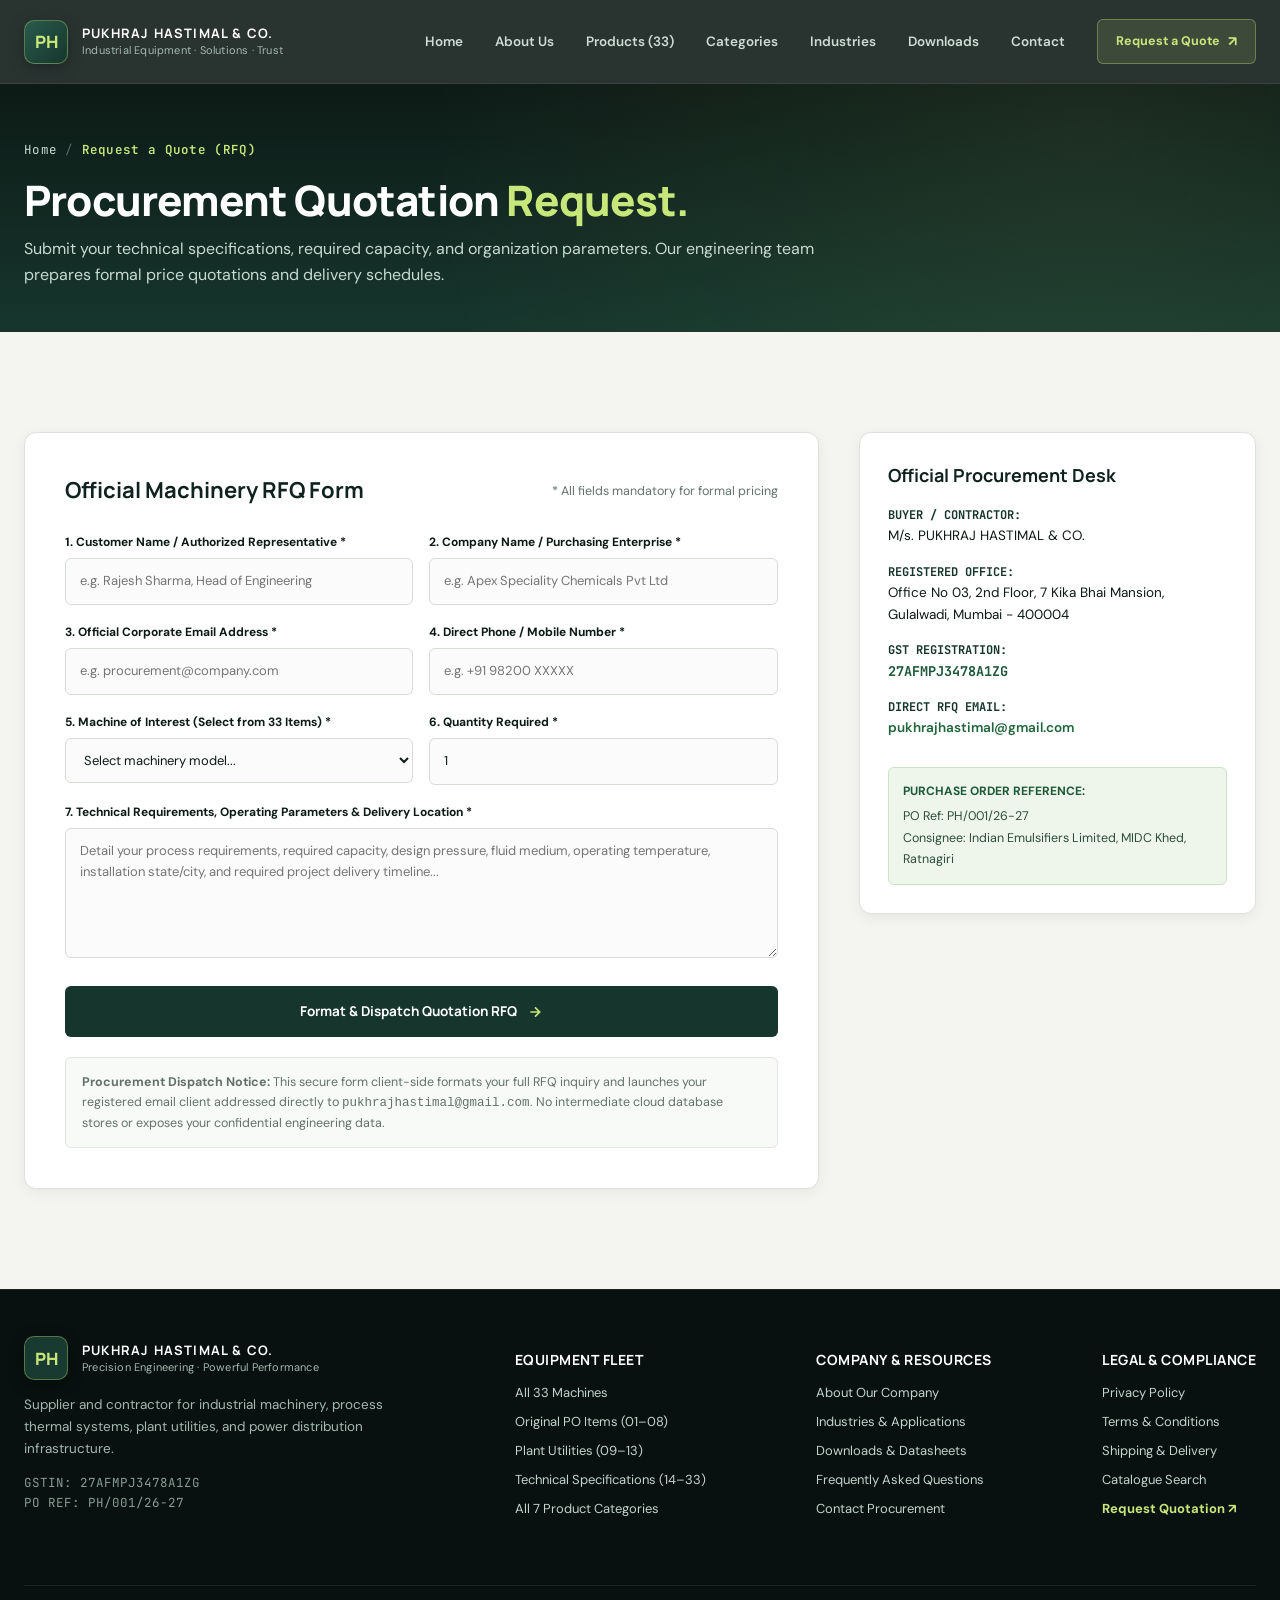
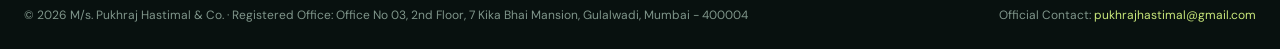
<file: quote.html>
<!doctype html>
<html lang="en">
<head>
  <meta charset="utf-8">
  <meta name="viewport" content="width=device-width, initial-scale=1">
  <meta name="theme-color" content="#0d1a16">
  <meta name="description" content="Request a formal procurement quotation from M/s. Pukhraj Hastimal & Co. for verified industrial boilers, electrical infrastructure, pumps, compressors, and plant equipment.">
  <title>Request a Quotation | Pukhraj Hastimal & Co.</title>
  <link rel="preconnect" href="https://fonts.googleapis.com">
  <link rel="preconnect" href="https://fonts.gstatic.com" crossorigin>
  <link rel="stylesheet" href="styles.css">
</head>
<body>
  <a class="skip-link" href="#main">Skip to main content</a>
    <!-- SITE HEADER & NAVIGATION -->
  <header class="site-header">
    <div class="container nav-wrap">
      <a class="brand" href="index.html" aria-label="Pukhraj Hastimal & Co. Homepage">
        <span class="brand-mark">PH</span>
        <span class="brand-copy">
          <strong>PUKHRAJ HASTIMAL & CO.</strong>
          <small>Industrial Equipment · Solutions · Trust</small>
        </span>
      </a>

      <button class="menu-toggle" id="menuToggle" aria-expanded="false" aria-controls="primaryNav" aria-label="Open navigation menu">
        <span></span><span></span><span></span>
      </button>

      <nav id="primaryNav" class="primary-nav" aria-label="Main navigation">
        <a href="index.html">Home</a> <a href="about.html">About Us</a> <a href="products.html">Products (33)</a> <a href="categories.html">Categories</a> <a href="industries.html">Industries</a> <a href="downloads.html">Downloads</a> <a href="contact.html">Contact</a>
        <a href="quote.html" class="nav-cta active">Request a Quote <span aria-hidden="true">↗</span></a>
      </nav>
    </div>
  </header>

  <main id="main">
    <section class="subpage-hero">
      <div class="container">
        <nav class="breadcrumbs" aria-label="Breadcrumb">
          <a href="index.html">Home</a>
          <span class="sep">/</span>
          <span class="current">Request a Quote (RFQ)</span>
        </nav>
        <h1 class="page-title">Procurement Quotation <em>Request.</em></h1>
        <p class="hero-subheading">
          Submit your technical specifications, required capacity, and organization parameters. Our engineering team prepares formal price quotations and delivery schedules.
        </p>
      </div>
    </section>

    <section class="section-pad">
      <div class="container">
        <div style="display: grid; grid-template-columns: 2fr 1fr; gap: 40px; align-items: start;">
          
          <!-- Quotation Form (7 Required Fields) -->
          <form class="contact-form" id="rfqForm" style="margin: 0; box-shadow: var(--shadow-sm); border: 1px solid var(--line); border-radius: var(--radius-md); padding: clamp(24px, 4vw, 40px); background: var(--white);">
            <div class="form-heading">
              <h2 style="font-family: var(--font-heading); font-size: 22px; margin: 0; color: var(--forest-dark);">Official Machinery RFQ Form</h2>
              <span style="font-size: 12.5px; color: var(--muted);">* All fields mandatory for formal pricing</span>
            </div>

            <!-- Field 1 & 2: Customer Name & Company Name -->
            <div class="form-grid-2">
              <div class="form-row">
                <label for="name">1. Customer Name / Authorized Representative *</label>
                <input id="name" name="name" autocomplete="name" required maxlength="100" placeholder="e.g. Rajesh Sharma, Head of Engineering">
              </div>
              <div class="form-row">
                <label for="company">2. Company Name / Purchasing Enterprise *</label>
                <input id="company" name="company" autocomplete="organization" required maxlength="120" placeholder="e.g. Apex Speciality Chemicals Pvt Ltd">
              </div>
            </div>

            <!-- Field 3 & 4: Email Address & Phone Number -->
            <div class="form-grid-2">
              <div class="form-row">
                <label for="email">3. Official Corporate Email Address *</label>
                <input id="email" name="email" type="email" autocomplete="email" required maxlength="150" placeholder="e.g. procurement@company.com">
              </div>
              <div class="form-row">
                <label for="phone">4. Direct Phone / Mobile Number *</label>
                <input id="phone" name="phone" type="tel" autocomplete="tel" required maxlength="30" placeholder="e.g. +91 98200 XXXXX">
              </div>
            </div>

            <!-- Field 5 & 6: Machine of Interest & Quantity -->
            <div class="form-grid-2">
              <div class="form-row">
                <label for="equipment">5. Machine of Interest (Select from 33 Items) *</label>
                <select id="equipment" name="equipment" required style="width: 100%;">
                  <option value="">Select machinery model...</option>
                  
                  <optgroup label="--- 8 Original Purchase Order Machines (PO Ref: PH/001/26-27) ---">
                    <option value="po1_boiler">BOILER 850 KG/HR CAPACITY (Dual Burner) — Item 01</option>
                    <option value="po2_insulation">HOT & COLD INSULATION LRB MATTRESS & CLADDING — Item 02</option>
                    <option value="po3_apfc1">APFC PANELS WITH HARMONIC FILTERS — Item 03</option>
                    <option value="po4_ltbreaker">TRANSFORMER & LT ORRECTION BREAKER — Item 04</option>
                    <option value="po5_htbreaker">TRANSFORMER & HT CONNECTION BREAKER (VCB) — Item 05</option>
                    <option value="po6_apfc2">APFC PANNELS WITH HARMONIC FILTERS — Item 06</option>
                    <option value="po7_network">LT NETWORKING IN PLANT & SWITCHGEAR — Item 07</option>
                    <option value="po8_electrification">ELECTRIFICATION, CABLE TRAYS & STARTERS — Item 08</option>
                  </optgroup>

                  <optgroup label="--- 5 Supplementary Plant Utilities (From Client Facility Photos) ---">
                    <option value="sup1_cooling">INDUSTRIAL COOLING TOWER (INDUCED DRAFT)</option>
                    <option value="sup2_chiller">WATER-COOLED SCREW CHILLER (ZENVENT ENGINEERING)</option>
                    <option value="sup3_pump">CENTRIFUGAL PROCESS & CHEMICAL SLURRY PUMP</option>
                    <option value="sup4_compressor">ROTARY SCREW AIR COMPRESSOR BK90-8GH</option>
                    <option value="sup5_exchanger">SHELL & TUBE HEAT EXCHANGER / INDUSTRIAL CONDENSER</option>
                  </optgroup>

                  <optgroup label="--- 20 Extended Technical Specification Models ---">
                    <option value="ext1_vacuum_pump">LIQUID-RING INDUSTRIAL VACUUM PUMP</option>
                    <option value="ext2_gear_pump">POSITIVE DISPLACEMENT ROTARY GEAR PUMP</option>
                    <option value="ext3_dosing_pump">CHEMICAL DOSING & METERING PUMP</option>
                    <option value="ext4_circulation_pump">VERTICAL INLINE WATER CIRCULATION PUMP</option>
                    <option value="ext5_plate_exchanger">GASKETED PLATE & FRAME HEAT EXCHANGER</option>
                    <option value="ext6_refrig_condenser">AIR-COOLED FINNED-TUBE REFRIGERATION CONDENSER</option>
                    <option value="ext7_evaporator">INDUSTRIAL FALLING-FILM CHEMICAL EVAPORATOR</option>
                    <option value="ext8_storage_tank">STAINLESS STEEL CHEMICAL STORAGE TANK</option>
                    <option value="ext9_mixing_tank">JACKETED MIXING TANK WITH MOTORIZED AGITATOR</option>
                    <option value="ext10_air_receiver">COMPRESSED AIR RECEIVER PRESSURE VESSEL</option>
                    <option value="ext11_centrifugal_blower">HIGH-PRESSURE CENTRIFUGAL AIR BLOWER</option>
                    <option value="ext12_air_dryer">REFRIGERATED COMPRESSED AIR DRYER UNIT</option>
                    <option value="ext13_filtration_system">MULTI-GRADE SAND & CARBON WATER FILTRATION SKID</option>
                    <option value="ext14_bag_filter">STAINLESS STEEL BAG FILTER HOUSING</option>
                    <option value="ext15_cartridge_filter">MULTI-ELEMENT CARTRIDGE FILTER HOUSING</option>
                    <option value="ext16_ro_system">INDUSTRIAL REVERSE OSMOSIS (RO) PLANT</option>
                    <option value="ext17_water_softener">AUTOMATED ION-EXCHANGE WATER SOFTENER PLANT</option>
                    <option value="ext18_diesel_generator">INDUSTRIAL DIESEL GENERATOR SET (DG SET)</option>
                    <option value="ext19_electric_motor">HEAVY-DUTY IE3 EFFICIENCY ELECTRIC MOTOR</option>
                    <option value="ext20_mcc_panel">COMPARTMENTALIZED MOTOR CONTROL CENTRE (MCC PANEL)</option>
                  </optgroup>
                </select>
              </div>
              <div class="form-row">
                <label for="quantity">6. Quantity Required *</label>
                <input id="quantity" name="quantity" type="number" min="1" max="500" value="1" required>
              </div>
            </div>

            <!-- Field 7: Technical Specifications / Message -->
            <div class="form-row">
              <label for="message">7. Technical Requirements, Operating Parameters & Delivery Location *</label>
              <textarea id="message" name="message" required minlength="15" maxlength="2500" rows="5" placeholder="Detail your process requirements, required capacity, design pressure, fluid medium, operating temperature, installation state/city, and required project delivery timeline..."></textarea>
            </div>

            <button class="submit-button" type="submit" style="margin-top: 10px;">
              <span>Format & Dispatch Quotation RFQ</span>
              <svg viewBox="0 0 24 24" fill="none" stroke="currentColor" stroke-width="2.5"><path d="M5 12h14M12 5l7 7-7 7"/></svg>
            </button>
            
            <p class="form-feedback" id="formFeedback" role="status" aria-live="polite"></p>

            <div style="margin-top: 20px; padding: 14px 16px; background: #f8faf8; border: 1px solid #e1e7e2; border-radius: 6px; font-size: 12.5px; color: var(--muted); line-height: 1.6;">
              <strong>Procurement Dispatch Notice:</strong> This secure form client-side formats your full RFQ inquiry and launches your registered email client addressed directly to <code>pukhrajhastimal@gmail.com</code>. No intermediate cloud database stores or exposes your confidential engineering data.
            </div>
          </form>

          <!-- Sidebar Information Card -->
          <div style="background: var(--white); border: 1px solid var(--line); border-radius: var(--radius-md); padding: 28px; box-shadow: var(--shadow-sm);">
            <h3 style="font-family: var(--font-heading); font-size: 18px; color: var(--forest-dark); margin: 0 0 16px;">
              Official Procurement Desk
            </h3>

            <div style="display: flex; flex-direction: column; gap: 16px; font-size: 13.5px;">
              <div>
                <strong style="color: var(--forest); display: block; font-size: 12px; font-family: var(--font-mono);">BUYER / CONTRACTOR:</strong>
                <span>M/s. PUKHRAJ HASTIMAL & CO.</span>
              </div>

              <div>
                <strong style="color: var(--forest); display: block; font-size: 12px; font-family: var(--font-mono);">REGISTERED OFFICE:</strong>
                <span>Office No 03, 2nd Floor, 7 Kika Bhai Mansion, Gulalwadi, Mumbai - 400004</span>
              </div>

              <div>
                <strong style="color: var(--forest); display: block; font-size: 12px; font-family: var(--font-mono);">GST REGISTRATION:</strong>
                <span style="font-family: var(--font-mono); font-weight: 700; color: #1e5938;">27AFMPJ3478A1ZG</span>
              </div>

              <div>
                <strong style="color: var(--forest); display: block; font-size: 12px; font-family: var(--font-mono);">DIRECT RFQ EMAIL:</strong>
                <a href="mailto:pukhrajhastimal@gmail.com" style="color: #1e663a; font-weight: 600;">pukhrajhastimal@gmail.com</a>
              </div>

              <div style="margin-top: 12px; padding: 14px; background: #eef6ec; border: 1px solid #c9e3c4; border-radius: 6px;">
                <strong style="display: block; font-size: 12px; color: #1e5938; margin-bottom: 4px;">PURCHASE ORDER REFERENCE:</strong>
                <span style="font-size: 12.5px; color: #2e4d3a;">
                  PO Ref: PH/001/26-27<br>
                  Consignee: Indian Emulsifiers Limited, MIDC Khed, Ratnagiri
                </span>
              </div>
            </div>
          </div>

        </div>
      </div>
    </section>
  </main>

    <!-- SITE FOOTER -->
  <footer class="site-footer">
    <div class="container footer-main">
      <div class="footer-col-brand">
        <a class="brand footer-brand" href="index.html">
          <span class="brand-mark">PH</span>
          <span class="brand-copy">
            <strong>PUKHRAJ HASTIMAL & CO.</strong>
            <small>Precision Engineering · Powerful Performance</small>
          </span>
        </a>
        <p style="margin-top: 14px; font-size: 13.5px; color: #a4b8af; line-height: 1.6; max-width: 380px;">
          Supplier and contractor for industrial machinery, process thermal systems, plant utilities, and power distribution infrastructure.
        </p>
        <div style="margin-top: 14px; font-size: 12.5px; color: #879c93; font-family: var(--font-mono);">
          GSTIN: 27AFMPJ3478A1ZG<br>
          PO REF: PH/001/26-27
        </div>
      </div>

      <div class="footer-col">
        <h4 style="font-family: var(--font-heading); color: var(--white); font-size: 14px; margin-bottom: 12px; letter-spacing: 0.5px;">EQUIPMENT FLEET</h4>
        <ul style="list-style: none; padding: 0; margin: 0; display: flex; flex-direction: column; gap: 8px; font-size: 13px;">
          <li><a href="products.html" style="color: #c2d4cb; text-decoration: none;">All 33 Machines</a></li>
          <li><a href="products.html?filter=po" style="color: #c2d4cb; text-decoration: none;">Original PO Items (01–08)</a></li>
          <li><a href="products.html?filter=supplementary" style="color: #c2d4cb; text-decoration: none;">Plant Utilities (09–13)</a></li>
          <li><a href="products.html?filter=extended" style="color: #c2d4cb; text-decoration: none;">Technical Specifications (14–33)</a></li>
          <li><a href="categories.html" style="color: #c2d4cb; text-decoration: none;">All 7 Product Categories</a></li>
        </ul>
      </div>

      <div class="footer-col">
        <h4 style="font-family: var(--font-heading); color: var(--white); font-size: 14px; margin-bottom: 12px; letter-spacing: 0.5px;">COMPANY & RESOURCES</h4>
        <ul style="list-style: none; padding: 0; margin: 0; display: flex; flex-direction: column; gap: 8px; font-size: 13px;">
          <li><a href="about.html" style="color: #c2d4cb; text-decoration: none;">About Our Company</a></li>
          <li><a href="industries.html" style="color: #c2d4cb; text-decoration: none;">Industries & Applications</a></li>
          <li><a href="downloads.html" style="color: #c2d4cb; text-decoration: none;">Downloads & Datasheets</a></li>
          <li><a href="faq.html" style="color: #c2d4cb; text-decoration: none;">Frequently Asked Questions</a></li>
          <li><a href="contact.html" style="color: #c2d4cb; text-decoration: none;">Contact Procurement</a></li>
        </ul>
      </div>

      <div class="footer-col">
        <h4 style="font-family: var(--font-heading); color: var(--white); font-size: 14px; margin-bottom: 12px; letter-spacing: 0.5px;">LEGAL & COMPLIANCE</h4>
        <ul style="list-style: none; padding: 0; margin: 0; display: flex; flex-direction: column; gap: 8px; font-size: 13px;">
          <li><a href="privacy.html" style="color: #c2d4cb; text-decoration: none;">Privacy Policy</a></li>
          <li><a href="terms.html" style="color: #c2d4cb; text-decoration: none;">Terms & Conditions</a></li>
          <li><a href="shipping.html" style="color: #c2d4cb; text-decoration: none;">Shipping & Delivery</a></li>
          <li><a href="search.html" style="color: #c2d4cb; text-decoration: none;">Catalogue Search</a></li>
          <li><a href="quote.html" style="color: var(--lime); font-weight: 700; text-decoration: none;">Request Quotation ↗</a></li>
        </ul>
      </div>
    </div>

    <div class="container footer-bottom" style="margin-top: 36px; padding-top: 20px; border-top: 1px solid rgba(255,255,255,0.08); display: flex; flex-wrap: wrap; justify-content: space-between; gap: 12px; font-size: 12px; color: #7f958a;">
      <span>© 2026 M/s. Pukhraj Hastimal & Co. · Registered Office: Office No 03, 2nd Floor, 7 Kika Bhai Mansion, Gulalwadi, Mumbai - 400004</span>
      <span>Official Contact: <a href="mailto:pukhrajhastimal@gmail.com" style="color: var(--lime);">pukhrajhastimal@gmail.com</a></span>
    </div>
  </footer>

  <!-- Global Mobile Nav Toggle Script -->
  <script>
    const menuToggle = document.getElementById('menuToggle');
    const primaryNav = document.getElementById('primaryNav');
    if (menuToggle && primaryNav) {
      menuToggle.addEventListener('click', () => {
        const isOpen = primaryNav.classList.toggle('open');
        menuToggle.setAttribute('aria-expanded', String(isOpen));
      });
    }
  </script>

  <script src="assets/products-data.js"></script>
  <script>
    document.addEventListener("DOMContentLoaded", () => {
      const urlParams = new URLSearchParams(window.location.search);
      const equipmentSelect = document.getElementById("equipment");
      const preselectId = urlParams.get("product") || "";

      if (preselectId && equipmentSelect) {
        for (let opt of equipmentSelect.options) {
          if (opt.value === preselectId) {
            equipmentSelect.value = preselectId;
            break;
          }
        }
      }

      const rfqForm = document.getElementById("rfqForm");
      const formFeedback = document.getElementById("formFeedback");

      rfqForm.addEventListener("submit", (e) => {
        e.preventDefault();
        if (!rfqForm.reportValidity()) return;

        const formData = new FormData(rfqForm);
        const customerName = formData.get("name") || "";
        const companyName = formData.get("company") || "";
        const email = formData.get("email") || "";
        const phone = formData.get("phone") || "";
        const selectedMachineId = formData.get("equipment") || "";
        const quantity = formData.get("quantity") || "1";
        const message = formData.get("message") || "";

        const productObj = window.PRODUCTS_DATA ? window.PRODUCTS_DATA[selectedMachineId] : null;
        const machineTitle = productObj ? productObj.name : selectedMachineId;
        const poStatus = productObj && productObj.statusType === "po"
          ? `Verified PO Line Item #${productObj.poItemNo} (HSN: ${productObj.hsn})`
          : (productObj && productObj.statusType === "supplementary" ? "Supplementary Plant Utility" : "Extended Technical Model");

        const subject = `Official RFQ: ${machineTitle} — [${companyName}]`;
        const body = [
          `FORMAL INDUSTRIAL PROCUREMENT ENQUIRY (RFQ)`,
          `============================================================`,
          `Authorized Representative: ${customerName}`,
          `Company Name:              ${companyName}`,
          `Corporate Email:           ${email}`,
          `Direct Phone:              ${phone}`,
          `Date of Request:           ${new Date().toLocaleDateString("en-IN")}`,
          `------------------------------------------------------------`,
          `Machine of Interest:       ${machineTitle}`,
          `Catalogue Classification:  ${poStatus}`,
          `Required Quantity:         ${quantity} NOS`,
          `------------------------------------------------------------`,
          `Engineering Parameters & Scope:`,
          message,
          `============================================================`,
          `To: M/s. PUKHRAJ HASTIMAL & CO.`,
          `Registered Office: Office No 03, 2nd Floor, 7 Kika Bhai Mansion, Gulalwadi, Mumbai - 400004`,
          `GST NO: 27AFMPJ3478A1ZG | Email: pukhrajhastimal@gmail.com`
        ].join("\n");

        if (formFeedback) {
          formFeedback.textContent = "Formatting RFQ parameters and opening your email application...";
          formFeedback.className = "form-feedback feedback-active";
        }

        setTimeout(() => {
          window.location.href = `mailto:pukhrajhastimal@gmail.com?subject=${encodeURIComponent(subject)}&body=${encodeURIComponent(body)}`;
          if (formFeedback) {
            formFeedback.textContent = "Your email application has been launched with the complete quotation enquiry draft.";
          }
        }, 350);
      });
    });
  </script>
</body>
</html>
</file>
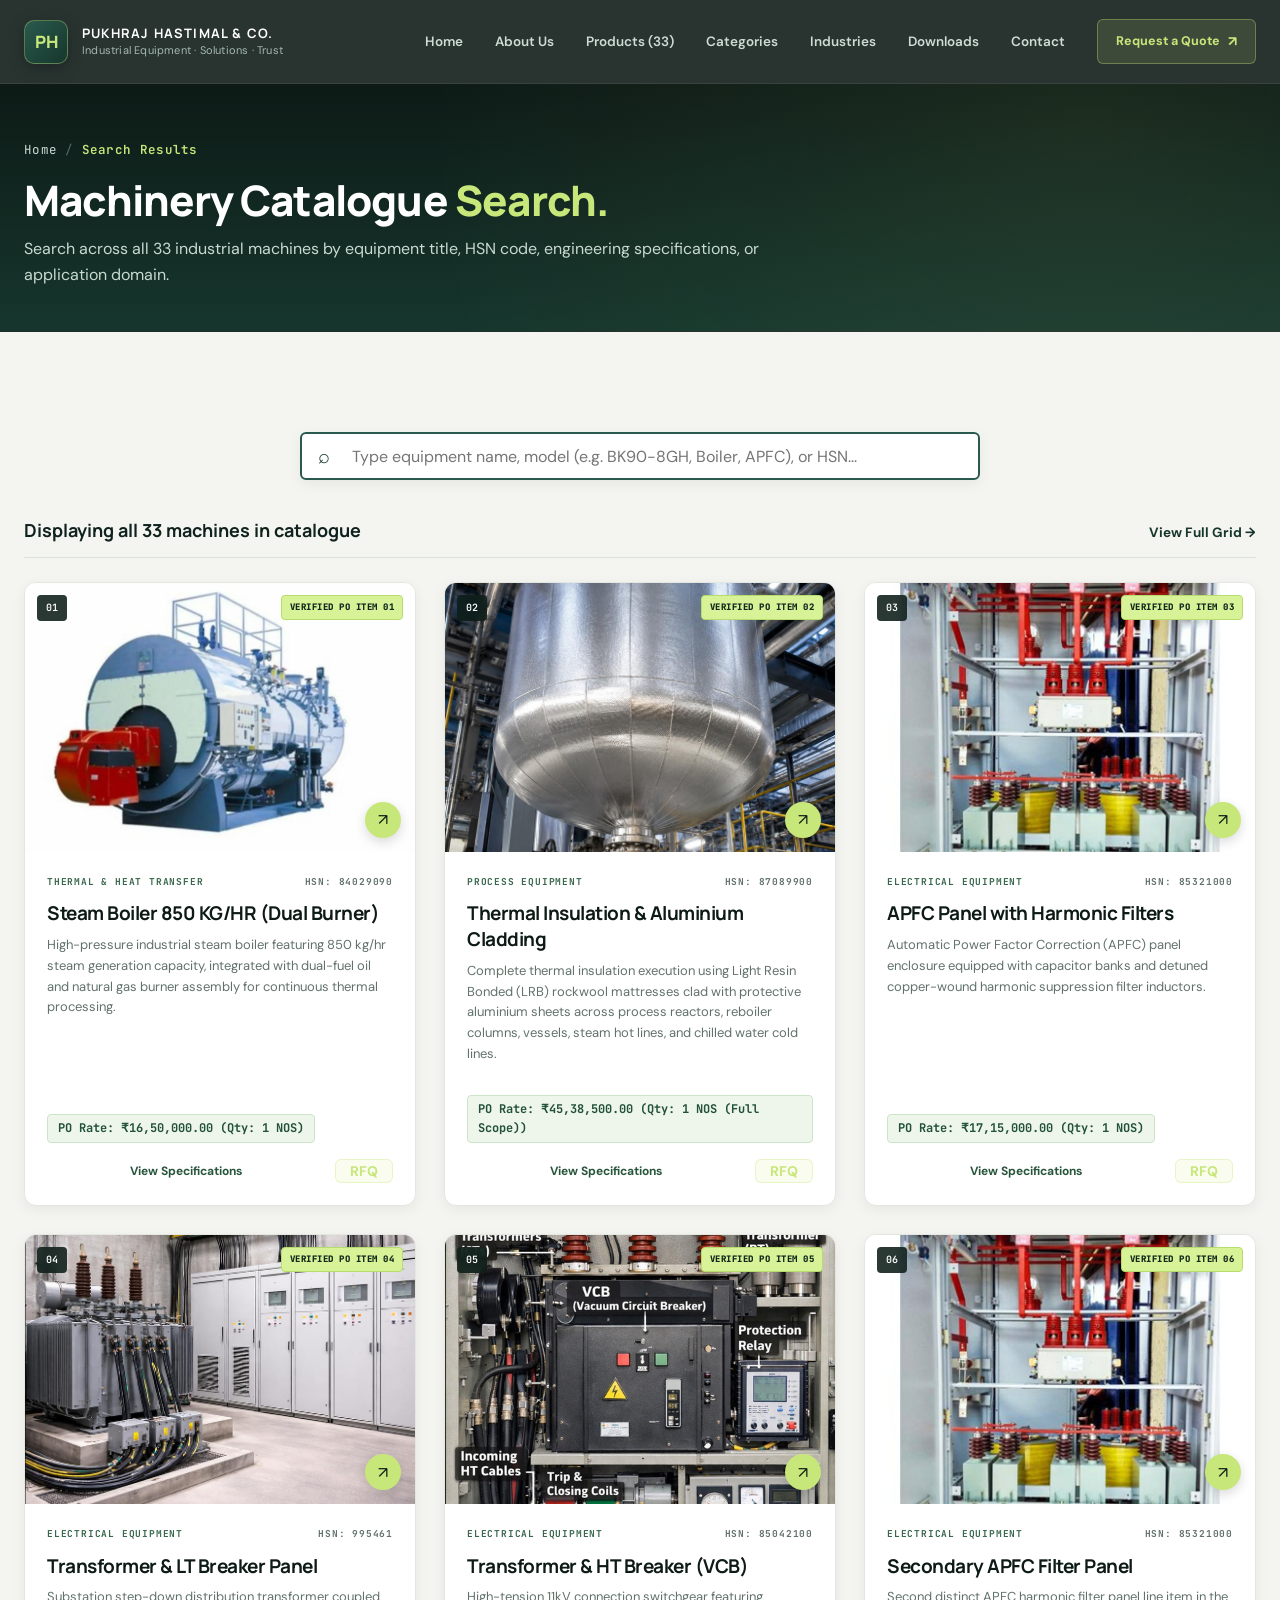
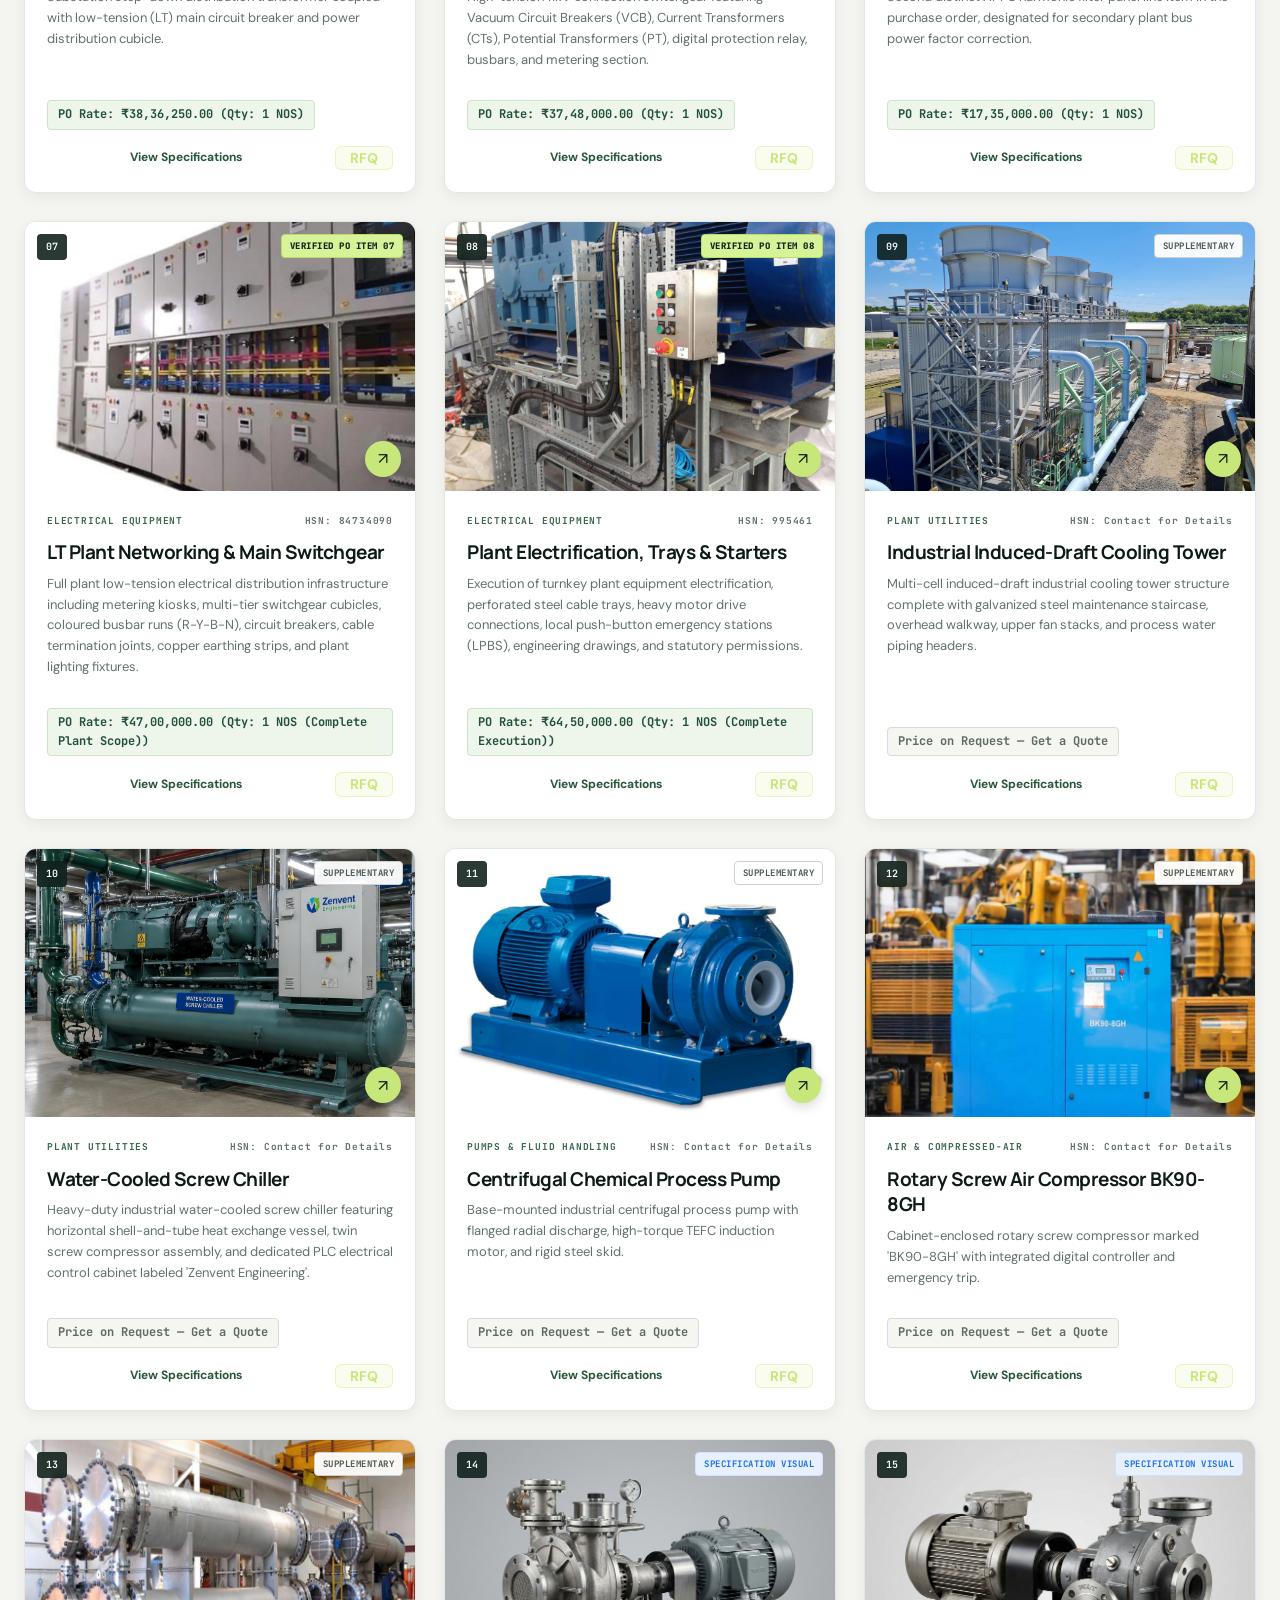
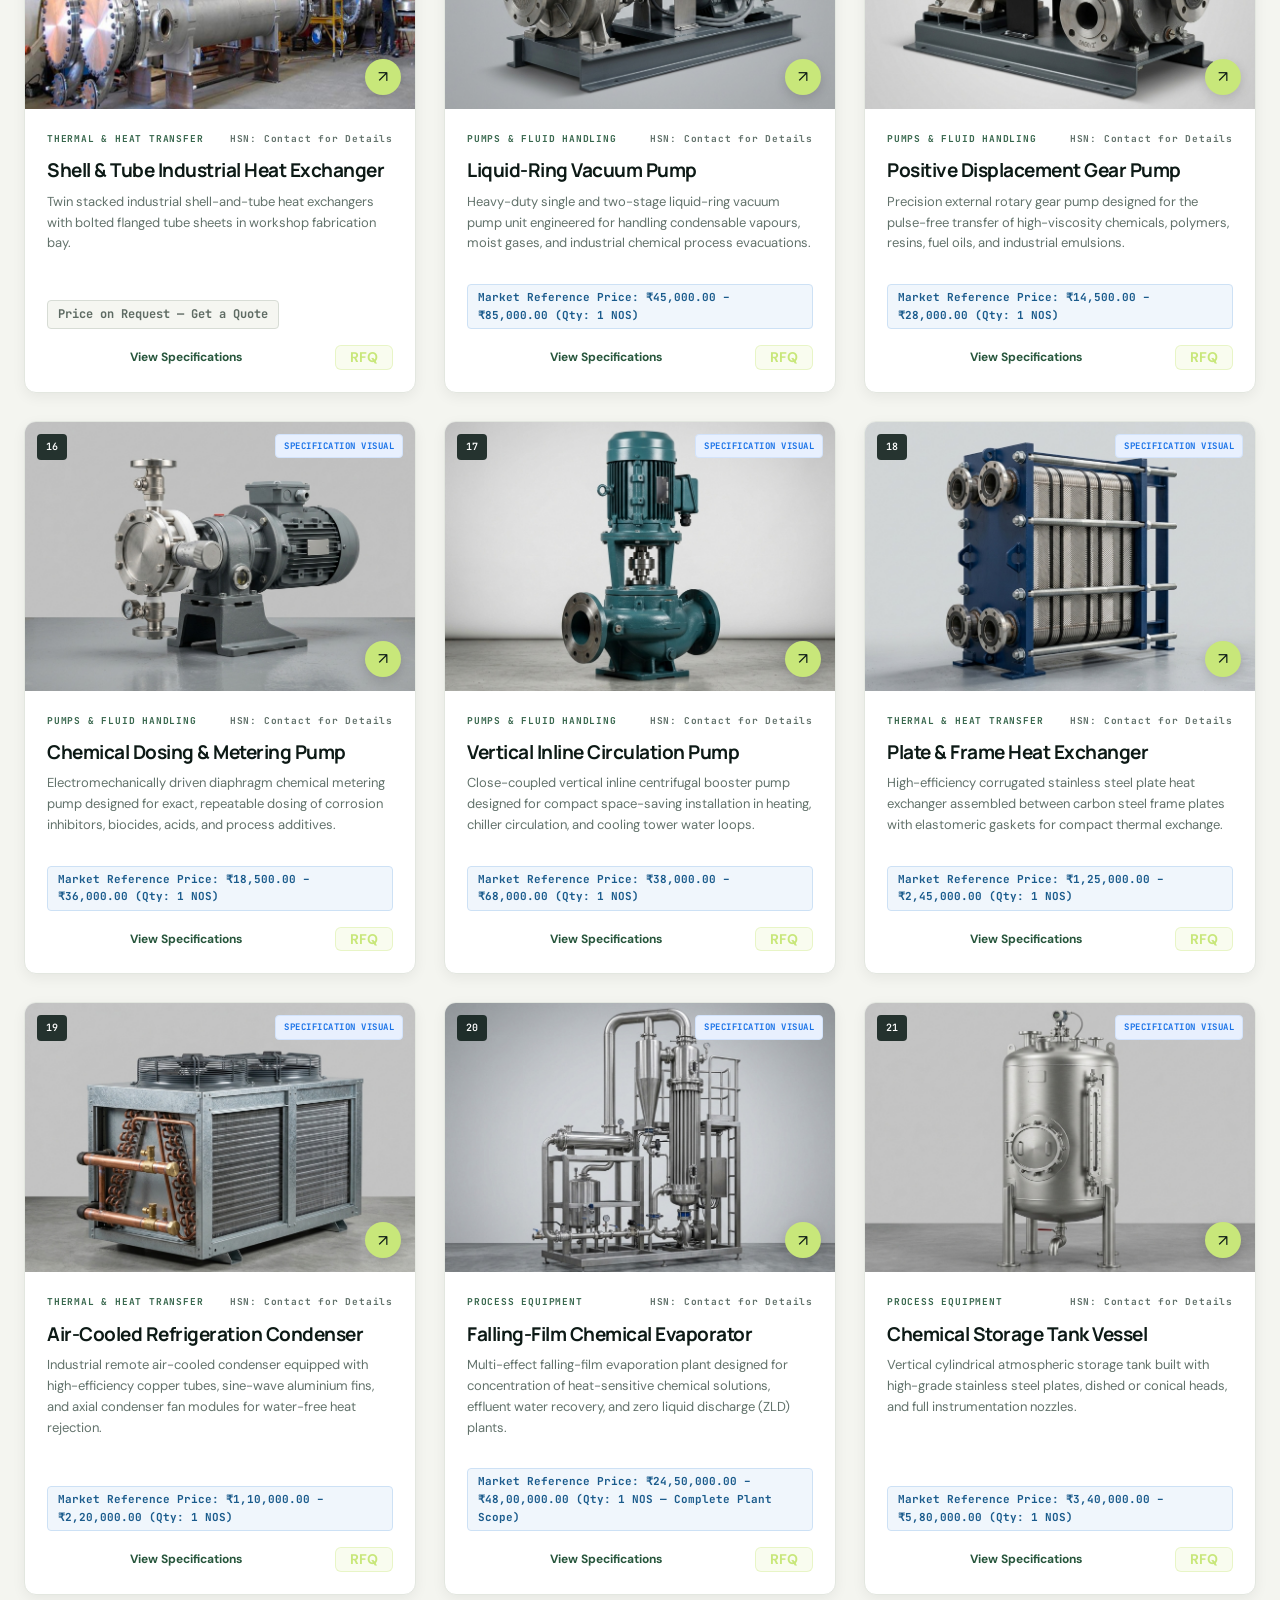
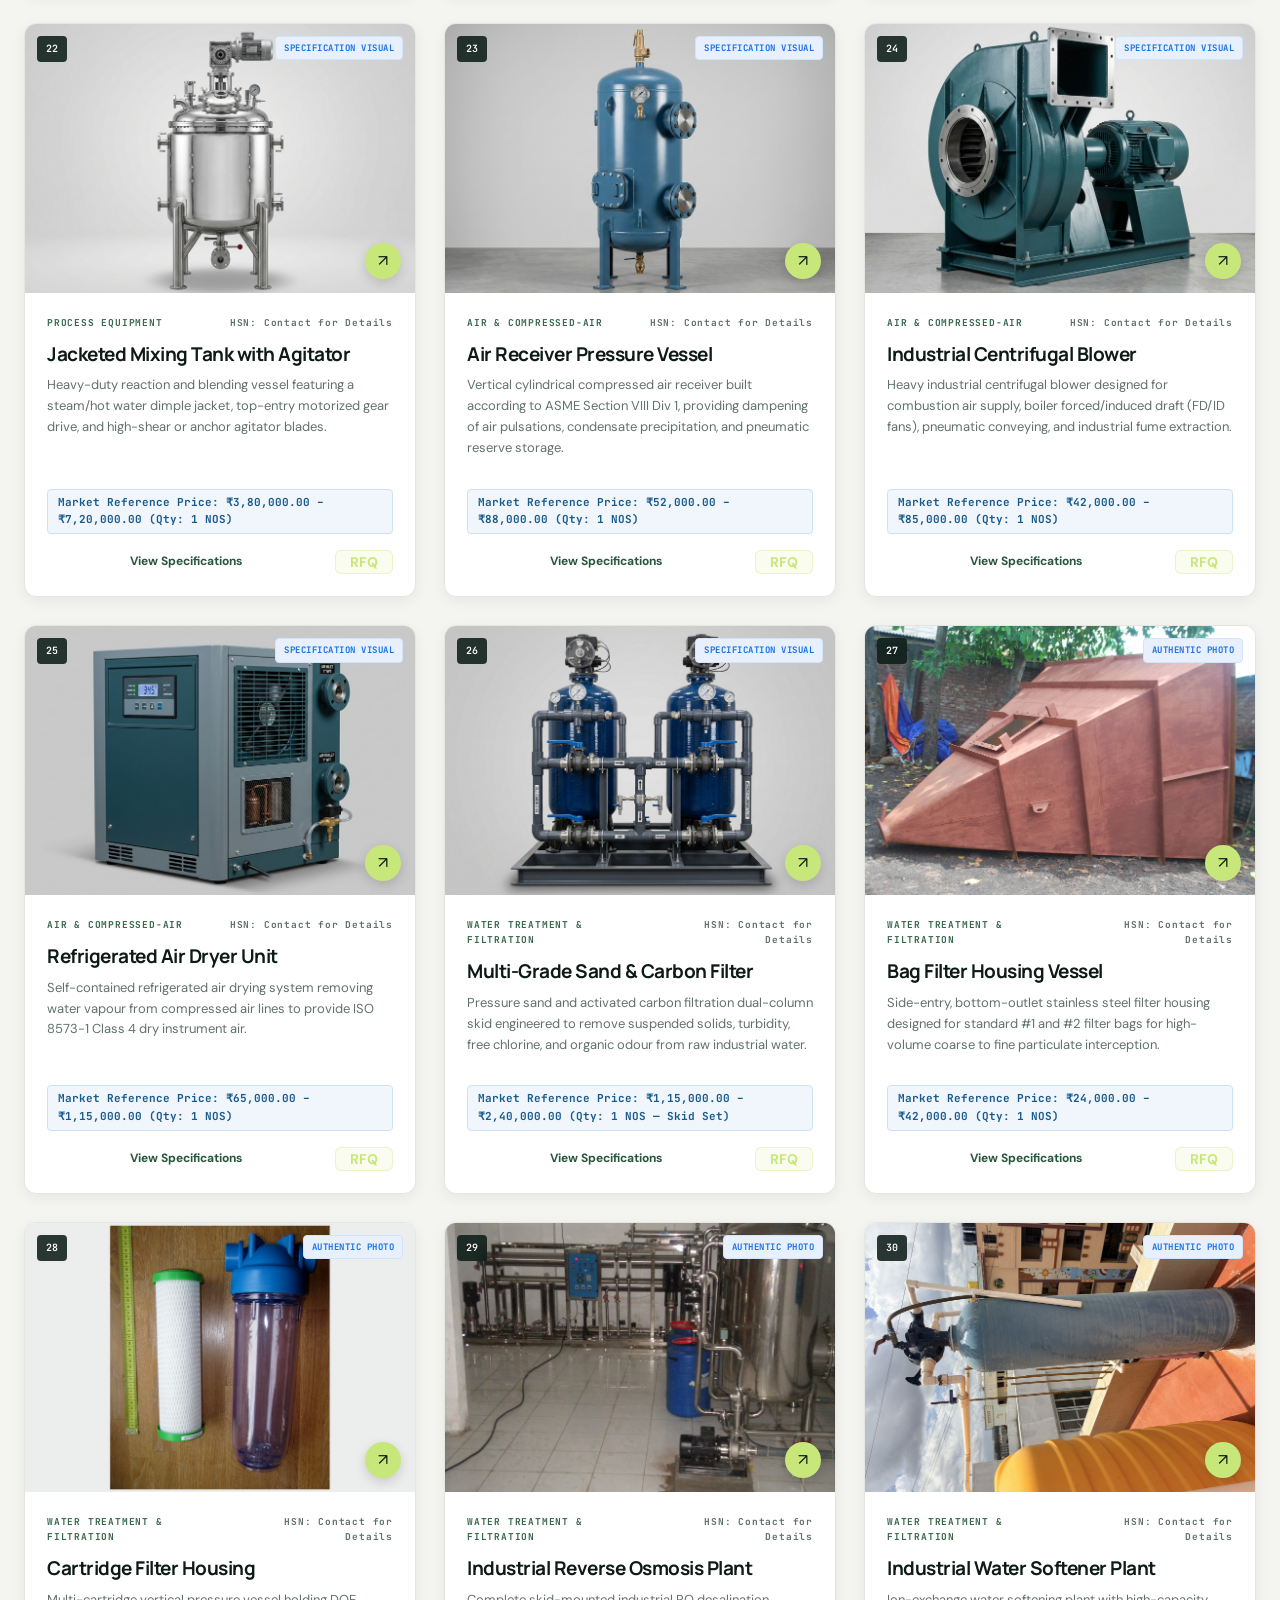
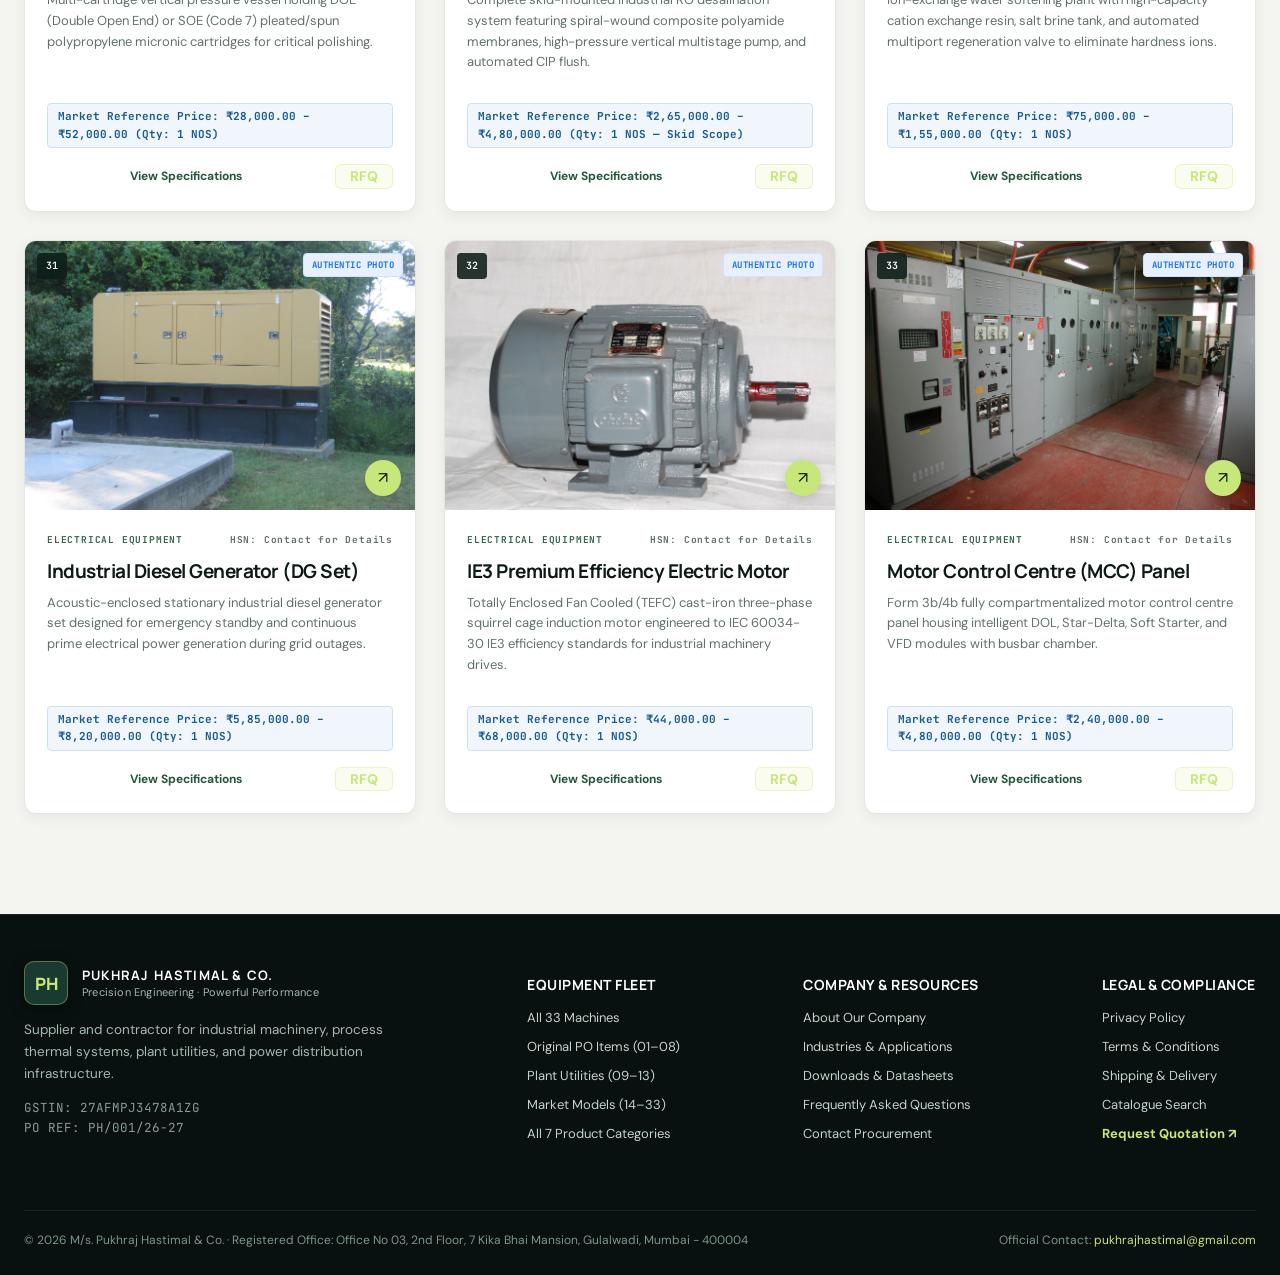
<file: search.html>
<!doctype html>
<html lang="en">
<head>
  <meta charset="utf-8">
  <meta name="viewport" content="width=device-width, initial-scale=1">
  <meta name="theme-color" content="#0d1a16">
  <meta name="description" content="Search the complete 33 industrial machinery catalogue of M/s. Pukhraj Hastimal & Co.">
  <title>Catalogue Search | Pukhraj Hastimal & Co.</title>
  <link rel="preconnect" href="https://fonts.googleapis.com">
  <link rel="preconnect" href="https://fonts.gstatic.com" crossorigin>
  <link rel="stylesheet" href="styles.css">
</head>
<body>
  <a class="skip-link" href="#main">Skip to main content</a>
    <!-- SITE HEADER & NAVIGATION -->
  <header class="site-header">
    <div class="container nav-wrap">
      <a class="brand" href="index.html" aria-label="Pukhraj Hastimal & Co. Homepage">
        <span class="brand-mark">PH</span>
        <span class="brand-copy">
          <strong>PUKHRAJ HASTIMAL & CO.</strong>
          <small>Industrial Equipment · Solutions · Trust</small>
        </span>
      </a>

      <button class="menu-toggle" id="menuToggle" aria-expanded="false" aria-controls="primaryNav" aria-label="Open navigation menu">
        <span></span><span></span><span></span>
      </button>

      <nav id="primaryNav" class="primary-nav" aria-label="Main navigation">
        <a href="index.html">Home</a> <a href="about.html">About Us</a> <a href="products.html">Products (33)</a> <a href="categories.html">Categories</a> <a href="industries.html">Industries</a> <a href="downloads.html">Downloads</a> <a href="contact.html">Contact</a>
        <a href="quote.html" class="nav-cta">Request a Quote <span aria-hidden="true">↗</span></a>
      </nav>
    </div>
  </header>

  <main id="main">
    <section class="subpage-hero">
      <div class="container">
        <nav class="breadcrumbs" aria-label="Breadcrumb">
          <a href="index.html">Home</a>
          <span class="sep">/</span>
          <span class="current">Search Results</span>
        </nav>
        <h1 class="page-title">Machinery Catalogue <em>Search.</em></h1>
        <p class="hero-subheading">
          Search across all 33 industrial machines by equipment title, HSN code, engineering specifications, or application domain.
        </p>
      </div>
    </section>

    <section class="section-pad">
      <div class="container">
        
        <!-- Live Search Input Box -->
        <div style="max-width: 680px; margin: 0 auto 36px;">
          <label class="search-box" style="width: 100%; border: 2px solid var(--forest-light); padding: 6px 16px; border-radius: var(--radius-sm); background: var(--white); box-shadow: var(--shadow-sm);">
            <span class="search-icon" style="font-size: 20px; color: var(--forest);" aria-hidden="true">⌕</span>
            <input id="liveSearchInput" type="search" placeholder="Type equipment name, model (e.g. BK90-8GH, Boiler, APFC), or HSN..." style="border: 0; outline: none; width: 100%; padding: 10px; font-size: 16px;">
          </label>
        </div>

        <div style="display: flex; justify-content: space-between; align-items: center; margin-bottom: 24px; border-bottom: 1px solid var(--line); padding-bottom: 12px;">
          <p id="searchCount" style="margin: 0; font-family: var(--font-heading); font-size: 18px; color: var(--forest-dark); font-weight: 700;">
            Searching Catalogue...
          </p>
          <a href="products.html" class="cat-link">View Full Grid →</a>
        </div>

        <!-- Search Results Grid -->
        <div class="equipment-grid" id="searchResultsGrid">
          <!-- Dynamically filled -->
        </div>

        <!-- Zero Results Fallback -->
        <div class="empty-state" id="zeroResults" hidden style="margin-top: 40px; padding: 60px 20px; text-align: center; background: var(--white); border: 1px solid var(--line); border-radius: var(--radius-md);">
          <div style="font-size: 40px; margin-bottom: 12px;">🔍</div>
          <h3 style="font-family: var(--font-heading); color: var(--forest-dark); margin: 0 0 8px;">No matching industrial equipment found.</h3>
          <p style="color: var(--muted); max-width: 500px; margin: 0 auto 20px;">
            We couldn't find any equipment matching that term. Please check your spelling or search by general category such as 'boiler', 'transformer', 'pump', or 'compressor'.
          </p>
          <a href="products.html" class="nav-cta" style="display: inline-flex; text-decoration: none;">Browse All 33 Machines</a>
        </div>

      </div>
    </section>
  </main>

    <!-- SITE FOOTER -->
  <footer class="site-footer">
    <div class="container footer-main">
      <div class="footer-col-brand">
        <a class="brand footer-brand" href="index.html">
          <span class="brand-mark">PH</span>
          <span class="brand-copy">
            <strong>PUKHRAJ HASTIMAL & CO.</strong>
            <small>Precision Engineering · Powerful Performance</small>
          </span>
        </a>
        <p style="margin-top: 14px; font-size: 13.5px; color: #a4b8af; line-height: 1.6; max-width: 380px;">
          Supplier and contractor for industrial machinery, process thermal systems, plant utilities, and power distribution infrastructure.
        </p>
        <div style="margin-top: 14px; font-size: 12.5px; color: #879c93; font-family: var(--font-mono);">
          GSTIN: 27AFMPJ3478A1ZG<br>
          PO REF: PH/001/26-27
        </div>
      </div>

      <div class="footer-col">
        <h4 style="font-family: var(--font-heading); color: var(--white); font-size: 14px; margin-bottom: 12px; letter-spacing: 0.5px;">EQUIPMENT FLEET</h4>
        <ul style="list-style: none; padding: 0; margin: 0; display: flex; flex-direction: column; gap: 8px; font-size: 13px;">
          <li><a href="products.html" style="color: #c2d4cb; text-decoration: none;">All 33 Machines</a></li>
          <li><a href="products.html?filter=po" style="color: #c2d4cb; text-decoration: none;">Original PO Items (01–08)</a></li>
          <li><a href="products.html?filter=supplementary" style="color: #c2d4cb; text-decoration: none;">Plant Utilities (09–13)</a></li>
          <li><a href="products.html?filter=extended" style="color: #c2d4cb; text-decoration: none;">Market Models (14–33)</a></li>
          <li><a href="categories.html" style="color: #c2d4cb; text-decoration: none;">All 7 Product Categories</a></li>
        </ul>
      </div>

      <div class="footer-col">
        <h4 style="font-family: var(--font-heading); color: var(--white); font-size: 14px; margin-bottom: 12px; letter-spacing: 0.5px;">COMPANY & RESOURCES</h4>
        <ul style="list-style: none; padding: 0; margin: 0; display: flex; flex-direction: column; gap: 8px; font-size: 13px;">
          <li><a href="about.html" style="color: #c2d4cb; text-decoration: none;">About Our Company</a></li>
          <li><a href="industries.html" style="color: #c2d4cb; text-decoration: none;">Industries & Applications</a></li>
          <li><a href="downloads.html" style="color: #c2d4cb; text-decoration: none;">Downloads & Datasheets</a></li>
          <li><a href="faq.html" style="color: #c2d4cb; text-decoration: none;">Frequently Asked Questions</a></li>
          <li><a href="contact.html" style="color: #c2d4cb; text-decoration: none;">Contact Procurement</a></li>
        </ul>
      </div>

      <div class="footer-col">
        <h4 style="font-family: var(--font-heading); color: var(--white); font-size: 14px; margin-bottom: 12px; letter-spacing: 0.5px;">LEGAL & COMPLIANCE</h4>
        <ul style="list-style: none; padding: 0; margin: 0; display: flex; flex-direction: column; gap: 8px; font-size: 13px;">
          <li><a href="privacy.html" style="color: #c2d4cb; text-decoration: none;">Privacy Policy</a></li>
          <li><a href="terms.html" style="color: #c2d4cb; text-decoration: none;">Terms & Conditions</a></li>
          <li><a href="shipping.html" style="color: #c2d4cb; text-decoration: none;">Shipping & Delivery</a></li>
          <li><a href="search.html" style="color: #c2d4cb; text-decoration: none;">Catalogue Search</a></li>
          <li><a href="quote.html" style="color: var(--lime); font-weight: 700; text-decoration: none;">Request Quotation ↗</a></li>
        </ul>
      </div>
    </div>

    <div class="container footer-bottom" style="margin-top: 36px; padding-top: 20px; border-top: 1px solid rgba(255,255,255,0.08); display: flex; flex-wrap: wrap; justify-content: space-between; gap: 12px; font-size: 12px; color: #7f958a;">
      <span>© 2026 M/s. Pukhraj Hastimal & Co. · Registered Office: Office No 03, 2nd Floor, 7 Kika Bhai Mansion, Gulalwadi, Mumbai - 400004</span>
      <span>Official Contact: <a href="mailto:pukhrajhastimal@gmail.com" style="color: var(--lime);">pukhrajhastimal@gmail.com</a></span>
    </div>
  </footer>

  <!-- Global Mobile Nav Toggle Script -->
  <script>
    const menuToggle = document.getElementById('menuToggle');
    const primaryNav = document.getElementById('primaryNav');
    if (menuToggle && primaryNav) {
      menuToggle.addEventListener('click', () => {
        const isOpen = primaryNav.classList.toggle('open');
        menuToggle.setAttribute('aria-expanded', String(isOpen));
      });
    }
  </script>

  <script src="assets/products-data.js"></script>
  <script>
    document.addEventListener("DOMContentLoaded", () => {
      const urlParams = new URLSearchParams(window.location.search);
      const queryParam = urlParams.get("q") || "";
      const searchInput = document.getElementById("liveSearchInput");
      const resultsGrid = document.getElementById("searchResultsGrid");
      const searchCount = document.getElementById("searchCount");
      const zeroResults = document.getElementById("zeroResults");

      searchInput.value = queryParam;

      function performSearch(query) {
        const q = query.trim().toLowerCase();
        const productList = Object.values(window.PRODUCTS_DATA || {});
        
        const matches = productList.filter(item => {
          if (!q) return true;
          const text = [
            item.name,
            item.shortName,
            item.categoryLabel,
            item.hsn || "",
            item.rate || "",
            item.description,
            item.applications,
            (item.specs || []).map(s => s.label + " " + s.value).join(" "),
            (item.features || []).join(" ")
          ].join(" ").toLowerCase();
          return text.includes(q);
        });

        resultsGrid.innerHTML = "";

        if (matches.length === 0) {
          searchCount.textContent = `0 results for "${query}"`;
          zeroResults.hidden = false;
          resultsGrid.hidden = true;
        } else {
          zeroResults.hidden = true;
          resultsGrid.hidden = false;
          searchCount.textContent = query 
            ? `Found ${matches.length} matching machine${matches.length > 1 ? 's' : ''} for "${query}"`
            : `Displaying all ${matches.length} machines in catalogue`;

          matches.forEach((p, idx) => {
            const card = document.createElement("article");
            card.className = "equipment-card";

            let badgeClass = "badge-po";
            let badgeText = p.badgeLabel || "VERIFIED PO";
            if (p.statusType === "supplementary") {
              badgeClass = "badge-sup";
              badgeText = "SUPPLEMENTARY";
            } else if (p.statusType === "extended") {
              badgeClass = "badge-tech";
              badgeText = p.badgeLabel || (p.imageCategory === "illustrative" ? "SPECIFICATION VISUAL" : "AUTHENTIC PHOTO");
            }

            const itemNumber = String(p.poItemNo || (idx + 1)).padStart(2, '0');
            let rateBadge = '';
            if (p.statusType === 'po') {
              rateBadge = `<div class="card-rate-tag">PO Rate: ${p.rate} (Qty: ${p.qty})</div>`;
            } else if (p.statusType === 'supplementary') {
              rateBadge = `<div class="card-rate-tag sup-rate">Price on Request — Get a Quote</div>`;
            } else {
              rateBadge = `<div class="card-rate-tag ext-rate">${p.rateDisplay || ('Market Reference: ' + p.rate)}</div>`;
            }

            card.innerHTML = `
              <a class="card-image-wrap" href="product-detail.html?id=${encodeURIComponent(p.id)}">
                <img src="${p.image}" alt="${p.alt}" loading="lazy">
                <span class="card-number">${itemNumber}</span>
                <span class="card-badge ${badgeClass}">${badgeText}</span>
                <span class="card-arrow" aria-hidden="true">↗</span>
              </a>
              <div class="card-body">
                <div class="card-meta">
                  <span>${p.categoryLabel.toUpperCase()}</span>
                  <span>${p.hsn ? 'HSN: ' + p.hsn : 'CODE: ' + p.id.toUpperCase()}</span>
                </div>
                <h3><a href="product-detail.html?id=${encodeURIComponent(p.id)}" style="color: inherit; text-decoration: none;">${p.shortName}</a></h3>
                <p>${p.description}</p>
                ${rateBadge}
                <div style="display: flex; gap: 10px; margin-top: 16px;">
                  <a class="card-view-btn" href="product-detail.html?id=${encodeURIComponent(p.id)}" style="flex: 1; text-align: center; text-decoration: none; justify-content: center;">
                    <span>View Specifications</span>
                  </a>
                  <a class="nav-cta" href="quote.html?product=${encodeURIComponent(p.id)}" title="Request quote for ${p.shortName}" style="padding: 0 14px; display: inline-flex; align-items: center; justify-content: center;">
                    <span>RFQ</span>
                  </a>
                </div>
              </div>
            `;
            resultsGrid.appendChild(card);
          });
        }
      }

      searchInput.addEventListener("input", (e) => {
        performSearch(e.target.value);
      });

      performSearch(queryParam);
    });
  </script>
</body>
</html>
</file>
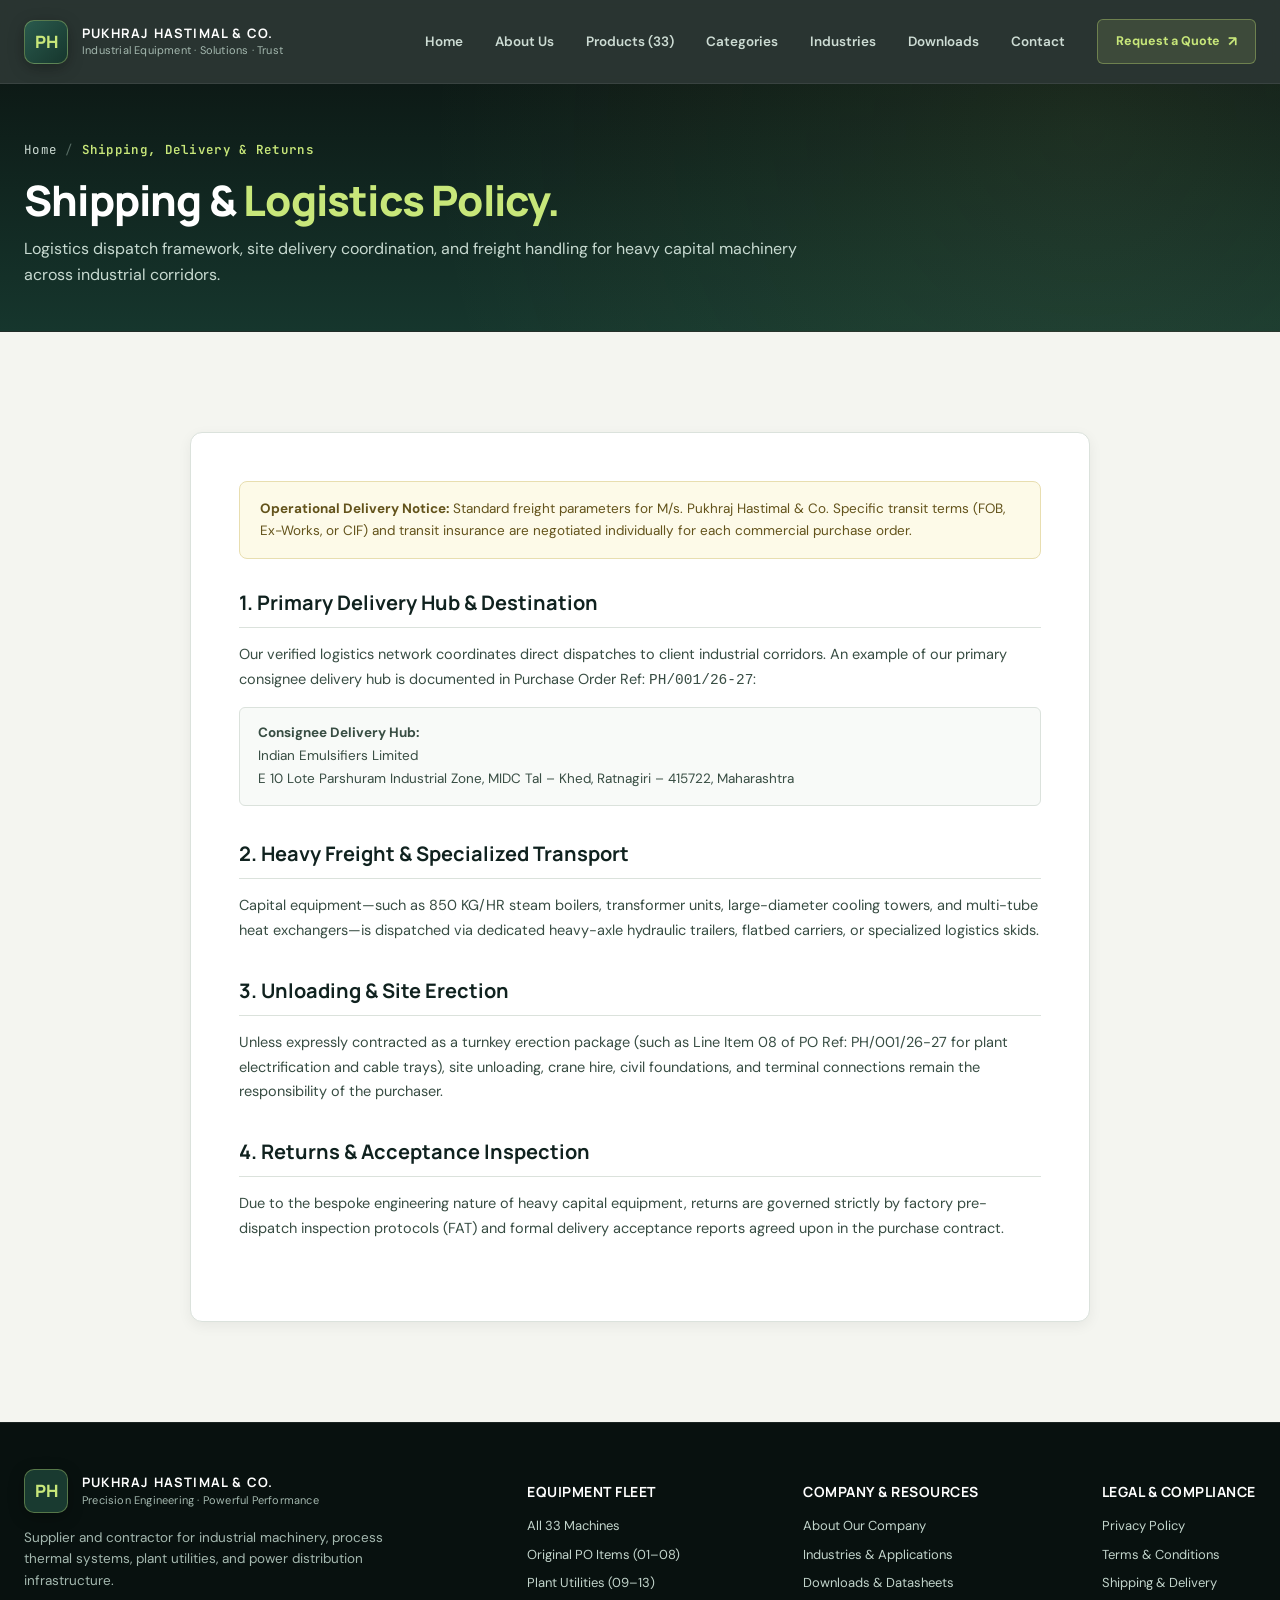
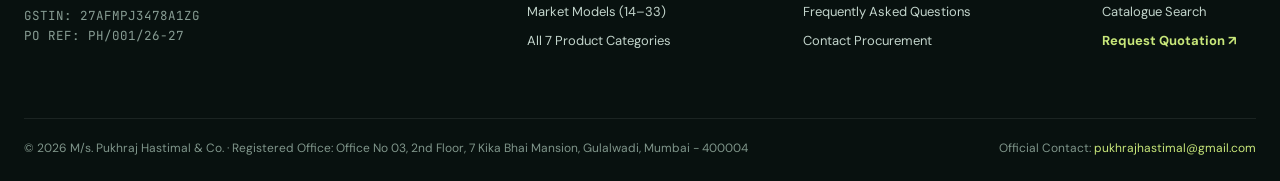
<file: shipping.html>
<!doctype html>
<html lang="en">
<head>
  <meta charset="utf-8">
  <meta name="viewport" content="width=device-width, initial-scale=1">
  <meta name="theme-color" content="#0d1a16">
  <meta name="description" content="Shipping, freight delivery, and transit policy for heavy industrial equipment supplied by M/s. Pukhraj Hastimal & Co.">
  <title>Shipping & Delivery | M/s. Pukhraj Hastimal & Co.</title>
  <link rel="preconnect" href="https://fonts.googleapis.com">
  <link rel="preconnect" href="https://fonts.gstatic.com" crossorigin>
  <link rel="stylesheet" href="styles.css">
</head>
<body>
  <a class="skip-link" href="#main">Skip to main content</a>
    <!-- SITE HEADER & NAVIGATION -->
  <header class="site-header">
    <div class="container nav-wrap">
      <a class="brand" href="index.html" aria-label="Pukhraj Hastimal & Co. Homepage">
        <span class="brand-mark">PH</span>
        <span class="brand-copy">
          <strong>PUKHRAJ HASTIMAL & CO.</strong>
          <small>Industrial Equipment · Solutions · Trust</small>
        </span>
      </a>

      <button class="menu-toggle" id="menuToggle" aria-expanded="false" aria-controls="primaryNav" aria-label="Open navigation menu">
        <span></span><span></span><span></span>
      </button>

      <nav id="primaryNav" class="primary-nav" aria-label="Main navigation">
        <a href="index.html">Home</a> <a href="about.html">About Us</a> <a href="products.html">Products (33)</a> <a href="categories.html">Categories</a> <a href="industries.html">Industries</a> <a href="downloads.html">Downloads</a> <a href="contact.html">Contact</a>
        <a href="quote.html" class="nav-cta">Request a Quote <span aria-hidden="true">↗</span></a>
      </nav>
    </div>
  </header>

  <main id="main">
    <section class="subpage-hero">
      <div class="container">
        <nav class="breadcrumbs" aria-label="Breadcrumb">
          <a href="index.html">Home</a>
          <span class="sep">/</span>
          <span class="current">Shipping, Delivery & Returns</span>
        </nav>
        <h1 class="page-title">Shipping & <em>Logistics Policy.</em></h1>
        <p class="hero-subheading">
          Logistics dispatch framework, site delivery coordination, and freight handling for heavy capital machinery across industrial corridors.
        </p>
      </div>
    </section>

    <section class="section-pad">
      <div class="container">
        <div class="legal-card">
          
          <div class="legal-notice-box">
            <strong>Operational Delivery Notice:</strong> Standard freight parameters for M/s. Pukhraj Hastimal & Co. Specific transit terms (FOB, Ex-Works, or CIF) and transit insurance are negotiated individually for each commercial purchase order.
          </div>

          <div class="legal-section">
            <h2>1. Primary Delivery Hub & Destination</h2>
            <p>Our verified logistics network coordinates direct dispatches to client industrial corridors. An example of our primary consignee delivery hub is documented in Purchase Order Ref: <code>PH/001/26-27</code>:</p>
            <p style="padding: 14px 18px; background: #f8faf8; border: 1px solid var(--line); border-radius: 6px; font-size: 13.5px;">
              <strong>Consignee Delivery Hub:</strong><br>
              Indian Emulsifiers Limited<br>
              E 10 Lote Parshuram Industrial Zone, MIDC Tal – Khed, Ratnagiri – 415722, Maharashtra
            </p>
          </div>

          <div class="legal-section">
            <h2>2. Heavy Freight & Specialized Transport</h2>
            <p>Capital equipment—such as 850 KG/HR steam boilers, transformer units, large-diameter cooling towers, and multi-tube heat exchangers—is dispatched via dedicated heavy-axle hydraulic trailers, flatbed carriers, or specialized logistics skids.</p>
          </div>

          <div class="legal-section">
            <h2>3. Unloading & Site Erection</h2>
            <p>Unless expressly contracted as a turnkey erection package (such as Line Item 08 of PO Ref: PH/001/26-27 for plant electrification and cable trays), site unloading, crane hire, civil foundations, and terminal connections remain the responsibility of the purchaser.</p>
          </div>

          <div class="legal-section">
            <h2>4. Returns & Acceptance Inspection</h2>
            <p>Due to the bespoke engineering nature of heavy capital equipment, returns are governed strictly by factory pre-dispatch inspection protocols (FAT) and formal delivery acceptance reports agreed upon in the purchase contract.</p>
          </div>

        </div>
      </div>
    </section>
  </main>

    <!-- SITE FOOTER -->
  <footer class="site-footer">
    <div class="container footer-main">
      <div class="footer-col-brand">
        <a class="brand footer-brand" href="index.html">
          <span class="brand-mark">PH</span>
          <span class="brand-copy">
            <strong>PUKHRAJ HASTIMAL & CO.</strong>
            <small>Precision Engineering · Powerful Performance</small>
          </span>
        </a>
        <p style="margin-top: 14px; font-size: 13.5px; color: #a4b8af; line-height: 1.6; max-width: 380px;">
          Supplier and contractor for industrial machinery, process thermal systems, plant utilities, and power distribution infrastructure.
        </p>
        <div style="margin-top: 14px; font-size: 12.5px; color: #879c93; font-family: var(--font-mono);">
          GSTIN: 27AFMPJ3478A1ZG<br>
          PO REF: PH/001/26-27
        </div>
      </div>

      <div class="footer-col">
        <h4 style="font-family: var(--font-heading); color: var(--white); font-size: 14px; margin-bottom: 12px; letter-spacing: 0.5px;">EQUIPMENT FLEET</h4>
        <ul style="list-style: none; padding: 0; margin: 0; display: flex; flex-direction: column; gap: 8px; font-size: 13px;">
          <li><a href="products.html" style="color: #c2d4cb; text-decoration: none;">All 33 Machines</a></li>
          <li><a href="products.html?filter=po" style="color: #c2d4cb; text-decoration: none;">Original PO Items (01–08)</a></li>
          <li><a href="products.html?filter=supplementary" style="color: #c2d4cb; text-decoration: none;">Plant Utilities (09–13)</a></li>
          <li><a href="products.html?filter=extended" style="color: #c2d4cb; text-decoration: none;">Market Models (14–33)</a></li>
          <li><a href="categories.html" style="color: #c2d4cb; text-decoration: none;">All 7 Product Categories</a></li>
        </ul>
      </div>

      <div class="footer-col">
        <h4 style="font-family: var(--font-heading); color: var(--white); font-size: 14px; margin-bottom: 12px; letter-spacing: 0.5px;">COMPANY & RESOURCES</h4>
        <ul style="list-style: none; padding: 0; margin: 0; display: flex; flex-direction: column; gap: 8px; font-size: 13px;">
          <li><a href="about.html" style="color: #c2d4cb; text-decoration: none;">About Our Company</a></li>
          <li><a href="industries.html" style="color: #c2d4cb; text-decoration: none;">Industries & Applications</a></li>
          <li><a href="downloads.html" style="color: #c2d4cb; text-decoration: none;">Downloads & Datasheets</a></li>
          <li><a href="faq.html" style="color: #c2d4cb; text-decoration: none;">Frequently Asked Questions</a></li>
          <li><a href="contact.html" style="color: #c2d4cb; text-decoration: none;">Contact Procurement</a></li>
        </ul>
      </div>

      <div class="footer-col">
        <h4 style="font-family: var(--font-heading); color: var(--white); font-size: 14px; margin-bottom: 12px; letter-spacing: 0.5px;">LEGAL & COMPLIANCE</h4>
        <ul style="list-style: none; padding: 0; margin: 0; display: flex; flex-direction: column; gap: 8px; font-size: 13px;">
          <li><a href="privacy.html" style="color: #c2d4cb; text-decoration: none;">Privacy Policy</a></li>
          <li><a href="terms.html" style="color: #c2d4cb; text-decoration: none;">Terms & Conditions</a></li>
          <li><a href="shipping.html" style="color: #c2d4cb; text-decoration: none;">Shipping & Delivery</a></li>
          <li><a href="search.html" style="color: #c2d4cb; text-decoration: none;">Catalogue Search</a></li>
          <li><a href="quote.html" style="color: var(--lime); font-weight: 700; text-decoration: none;">Request Quotation ↗</a></li>
        </ul>
      </div>
    </div>

    <div class="container footer-bottom" style="margin-top: 36px; padding-top: 20px; border-top: 1px solid rgba(255,255,255,0.08); display: flex; flex-wrap: wrap; justify-content: space-between; gap: 12px; font-size: 12px; color: #7f958a;">
      <span>© 2026 M/s. Pukhraj Hastimal & Co. · Registered Office: Office No 03, 2nd Floor, 7 Kika Bhai Mansion, Gulalwadi, Mumbai - 400004</span>
      <span>Official Contact: <a href="mailto:pukhrajhastimal@gmail.com" style="color: var(--lime);">pukhrajhastimal@gmail.com</a></span>
    </div>
  </footer>

  <!-- Global Mobile Nav Toggle Script -->
  <script>
    const menuToggle = document.getElementById('menuToggle');
    const primaryNav = document.getElementById('primaryNav');
    if (menuToggle && primaryNav) {
      menuToggle.addEventListener('click', () => {
        const isOpen = primaryNav.classList.toggle('open');
        menuToggle.setAttribute('aria-expanded', String(isOpen));
      });
    }
  </script>
</body>
</html>
</file>
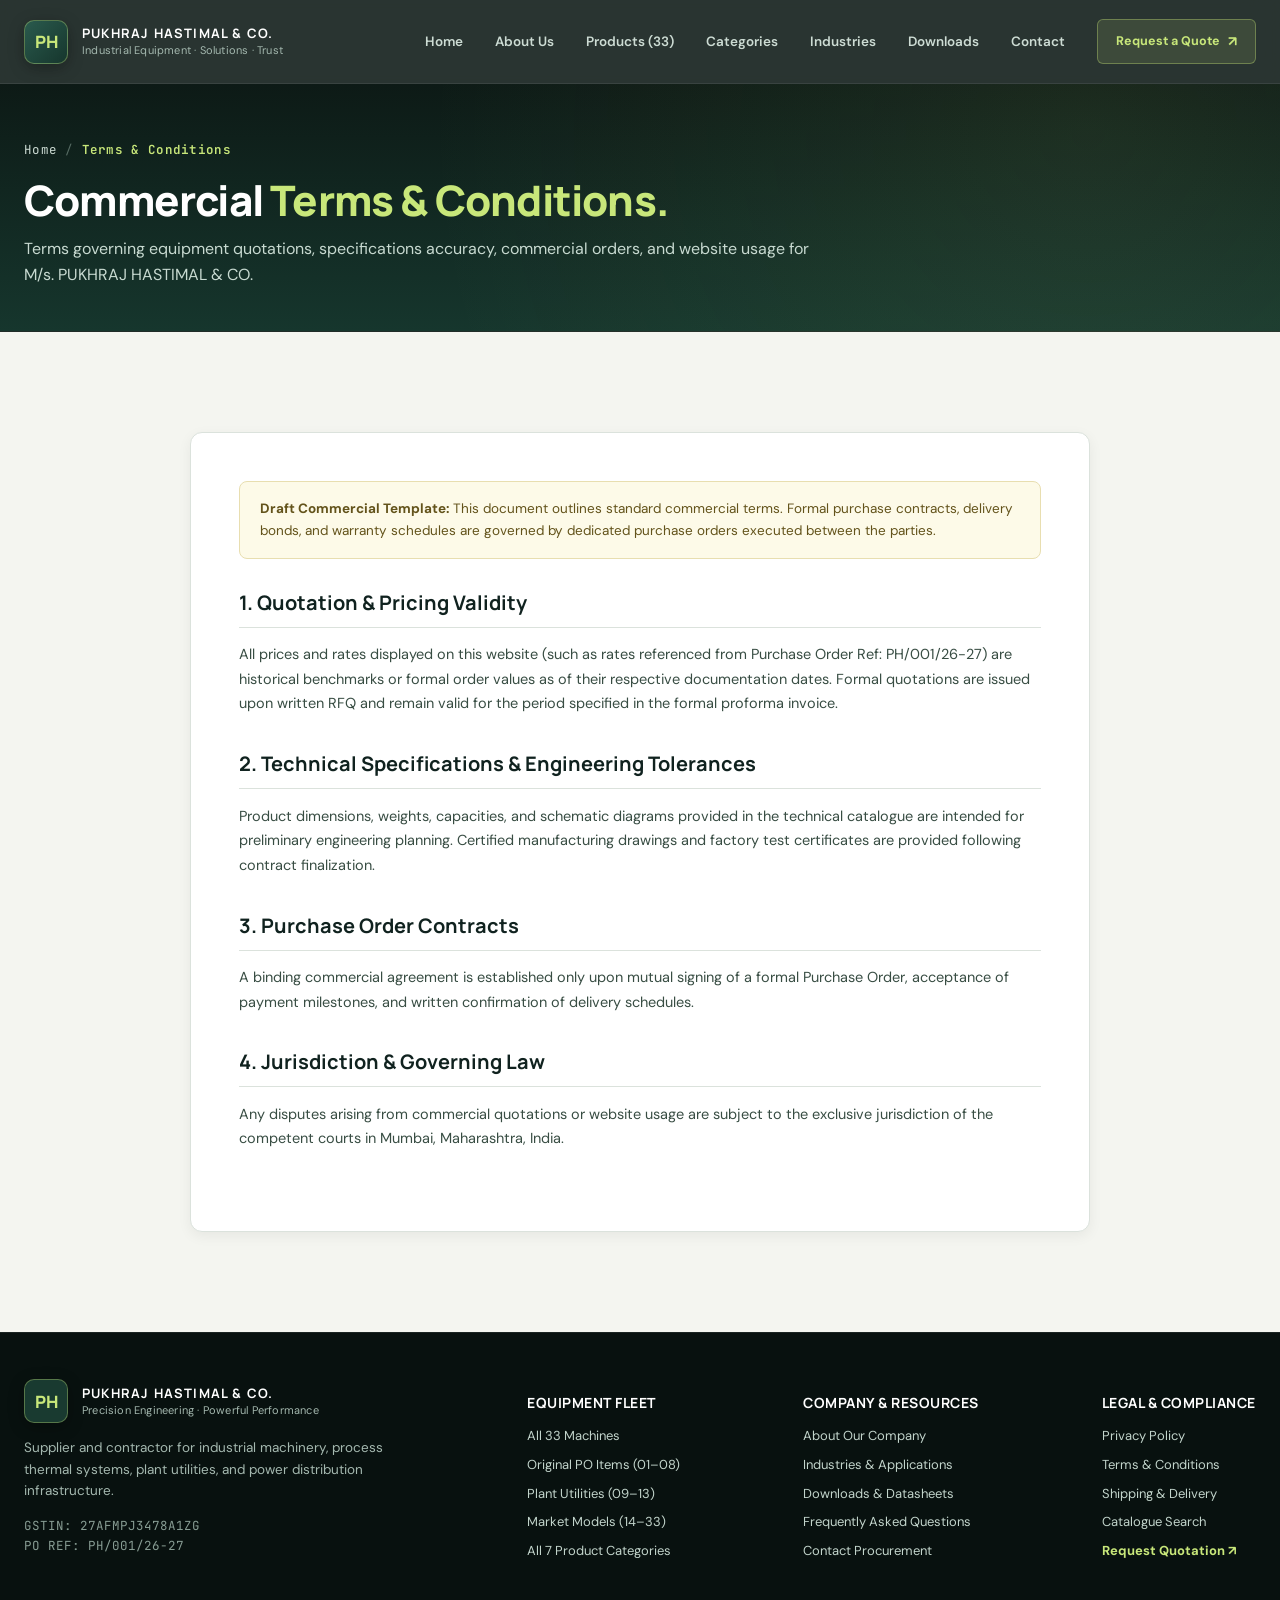
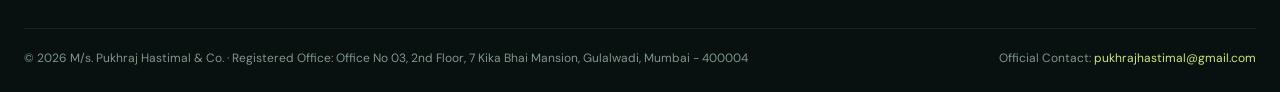
<file: terms.html>
<!doctype html>
<html lang="en">
<head>
  <meta charset="utf-8">
  <meta name="viewport" content="width=device-width, initial-scale=1">
  <meta name="theme-color" content="#0d1a16">
  <meta name="description" content="Terms and Conditions governing quotations, product information, and website usage for M/s. Pukhraj Hastimal & Co.">
  <title>Terms & Conditions | M/s. Pukhraj Hastimal & Co.</title>
  <link rel="preconnect" href="https://fonts.googleapis.com">
  <link rel="preconnect" href="https://fonts.gstatic.com" crossorigin>
  <link rel="stylesheet" href="styles.css">
</head>
<body>
  <a class="skip-link" href="#main">Skip to main content</a>
    <!-- SITE HEADER & NAVIGATION -->
  <header class="site-header">
    <div class="container nav-wrap">
      <a class="brand" href="index.html" aria-label="Pukhraj Hastimal & Co. Homepage">
        <span class="brand-mark">PH</span>
        <span class="brand-copy">
          <strong>PUKHRAJ HASTIMAL & CO.</strong>
          <small>Industrial Equipment · Solutions · Trust</small>
        </span>
      </a>

      <button class="menu-toggle" id="menuToggle" aria-expanded="false" aria-controls="primaryNav" aria-label="Open navigation menu">
        <span></span><span></span><span></span>
      </button>

      <nav id="primaryNav" class="primary-nav" aria-label="Main navigation">
        <a href="index.html">Home</a> <a href="about.html">About Us</a> <a href="products.html">Products (33)</a> <a href="categories.html">Categories</a> <a href="industries.html">Industries</a> <a href="downloads.html">Downloads</a> <a href="contact.html">Contact</a>
        <a href="quote.html" class="nav-cta">Request a Quote <span aria-hidden="true">↗</span></a>
      </nav>
    </div>
  </header>

  <main id="main">
    <section class="subpage-hero">
      <div class="container">
        <nav class="breadcrumbs" aria-label="Breadcrumb">
          <a href="index.html">Home</a>
          <span class="sep">/</span>
          <span class="current">Terms & Conditions</span>
        </nav>
        <h1 class="page-title">Commercial <em>Terms & Conditions.</em></h1>
        <p class="hero-subheading">
          Terms governing equipment quotations, specifications accuracy, commercial orders, and website usage for M/s. PUKHRAJ HASTIMAL & CO.
        </p>
      </div>
    </section>

    <section class="section-pad">
      <div class="container">
        <div class="legal-card">
          
          <div class="legal-notice-box">
            <strong>Draft Commercial Template:</strong> This document outlines standard commercial terms. Formal purchase contracts, delivery bonds, and warranty schedules are governed by dedicated purchase orders executed between the parties.
          </div>

          <div class="legal-section">
            <h2>1. Quotation & Pricing Validity</h2>
            <p>All prices and rates displayed on this website (such as rates referenced from Purchase Order Ref: PH/001/26-27) are historical benchmarks or formal order values as of their respective documentation dates. Formal quotations are issued upon written RFQ and remain valid for the period specified in the formal proforma invoice.</p>
          </div>

          <div class="legal-section">
            <h2>2. Technical Specifications & Engineering Tolerances</h2>
            <p>Product dimensions, weights, capacities, and schematic diagrams provided in the technical catalogue are intended for preliminary engineering planning. Certified manufacturing drawings and factory test certificates are provided following contract finalization.</p>
          </div>

          <div class="legal-section">
            <h2>3. Purchase Order Contracts</h2>
            <p>A binding commercial agreement is established only upon mutual signing of a formal Purchase Order, acceptance of payment milestones, and written confirmation of delivery schedules.</p>
          </div>

          <div class="legal-section">
            <h2>4. Jurisdiction & Governing Law</h2>
            <p>Any disputes arising from commercial quotations or website usage are subject to the exclusive jurisdiction of the competent courts in Mumbai, Maharashtra, India.</p>
          </div>

        </div>
      </div>
    </section>
  </main>

    <!-- SITE FOOTER -->
  <footer class="site-footer">
    <div class="container footer-main">
      <div class="footer-col-brand">
        <a class="brand footer-brand" href="index.html">
          <span class="brand-mark">PH</span>
          <span class="brand-copy">
            <strong>PUKHRAJ HASTIMAL & CO.</strong>
            <small>Precision Engineering · Powerful Performance</small>
          </span>
        </a>
        <p style="margin-top: 14px; font-size: 13.5px; color: #a4b8af; line-height: 1.6; max-width: 380px;">
          Supplier and contractor for industrial machinery, process thermal systems, plant utilities, and power distribution infrastructure.
        </p>
        <div style="margin-top: 14px; font-size: 12.5px; color: #879c93; font-family: var(--font-mono);">
          GSTIN: 27AFMPJ3478A1ZG<br>
          PO REF: PH/001/26-27
        </div>
      </div>

      <div class="footer-col">
        <h4 style="font-family: var(--font-heading); color: var(--white); font-size: 14px; margin-bottom: 12px; letter-spacing: 0.5px;">EQUIPMENT FLEET</h4>
        <ul style="list-style: none; padding: 0; margin: 0; display: flex; flex-direction: column; gap: 8px; font-size: 13px;">
          <li><a href="products.html" style="color: #c2d4cb; text-decoration: none;">All 33 Machines</a></li>
          <li><a href="products.html?filter=po" style="color: #c2d4cb; text-decoration: none;">Original PO Items (01–08)</a></li>
          <li><a href="products.html?filter=supplementary" style="color: #c2d4cb; text-decoration: none;">Plant Utilities (09–13)</a></li>
          <li><a href="products.html?filter=extended" style="color: #c2d4cb; text-decoration: none;">Market Models (14–33)</a></li>
          <li><a href="categories.html" style="color: #c2d4cb; text-decoration: none;">All 7 Product Categories</a></li>
        </ul>
      </div>

      <div class="footer-col">
        <h4 style="font-family: var(--font-heading); color: var(--white); font-size: 14px; margin-bottom: 12px; letter-spacing: 0.5px;">COMPANY & RESOURCES</h4>
        <ul style="list-style: none; padding: 0; margin: 0; display: flex; flex-direction: column; gap: 8px; font-size: 13px;">
          <li><a href="about.html" style="color: #c2d4cb; text-decoration: none;">About Our Company</a></li>
          <li><a href="industries.html" style="color: #c2d4cb; text-decoration: none;">Industries & Applications</a></li>
          <li><a href="downloads.html" style="color: #c2d4cb; text-decoration: none;">Downloads & Datasheets</a></li>
          <li><a href="faq.html" style="color: #c2d4cb; text-decoration: none;">Frequently Asked Questions</a></li>
          <li><a href="contact.html" style="color: #c2d4cb; text-decoration: none;">Contact Procurement</a></li>
        </ul>
      </div>

      <div class="footer-col">
        <h4 style="font-family: var(--font-heading); color: var(--white); font-size: 14px; margin-bottom: 12px; letter-spacing: 0.5px;">LEGAL & COMPLIANCE</h4>
        <ul style="list-style: none; padding: 0; margin: 0; display: flex; flex-direction: column; gap: 8px; font-size: 13px;">
          <li><a href="privacy.html" style="color: #c2d4cb; text-decoration: none;">Privacy Policy</a></li>
          <li><a href="terms.html" style="color: #c2d4cb; text-decoration: none;">Terms & Conditions</a></li>
          <li><a href="shipping.html" style="color: #c2d4cb; text-decoration: none;">Shipping & Delivery</a></li>
          <li><a href="search.html" style="color: #c2d4cb; text-decoration: none;">Catalogue Search</a></li>
          <li><a href="quote.html" style="color: var(--lime); font-weight: 700; text-decoration: none;">Request Quotation ↗</a></li>
        </ul>
      </div>
    </div>

    <div class="container footer-bottom" style="margin-top: 36px; padding-top: 20px; border-top: 1px solid rgba(255,255,255,0.08); display: flex; flex-wrap: wrap; justify-content: space-between; gap: 12px; font-size: 12px; color: #7f958a;">
      <span>© 2026 M/s. Pukhraj Hastimal & Co. · Registered Office: Office No 03, 2nd Floor, 7 Kika Bhai Mansion, Gulalwadi, Mumbai - 400004</span>
      <span>Official Contact: <a href="mailto:pukhrajhastimal@gmail.com" style="color: var(--lime);">pukhrajhastimal@gmail.com</a></span>
    </div>
  </footer>

  <!-- Global Mobile Nav Toggle Script -->
  <script>
    const menuToggle = document.getElementById('menuToggle');
    const primaryNav = document.getElementById('primaryNav');
    if (menuToggle && primaryNav) {
      menuToggle.addEventListener('click', () => {
        const isOpen = primaryNav.classList.toggle('open');
        menuToggle.setAttribute('aria-expanded', String(isOpen));
      });
    }
  </script>
</body>
</html>
</file>
<file: styles.css>
@import url('https://fonts.googleapis.com/css2?family=DM+Sans:ital,opsz,wght@0,9..40,400;0,9..40,500;0,9..40,600;0,9..40,700;1,9..40,400&family=Manrope:wght@400;500;600;700;800&family=JetBrains+Mono:wght@400;600&display=swap');

:root {
  --ink: #0d1a16;
  --forest-dark: #10221f;
  --forest: #16362d;
  --forest-mid: #1d453a;
  --forest-light: #2a5a4d;
  --lime: #c8e77a;
  --lime-bright: #d9f38f;
  --lime-dim: #9eb85c;
  --lime-glow: rgba(200, 231, 122, 0.28);
  --paper: #f4f5f0;
  --paper-card: #ffffff;
  --white: #ffffff;
  --muted: #62726b;
  --muted-light: #899a92;
  --line: #dbe2dc;
  --line-dark: rgba(255, 255, 255, 0.12);
  --gold: #d6bd7a;
  --shadow-sm: 0 4px 14px rgba(10, 24, 20, 0.06);
  --shadow-md: 0 16px 36px rgba(10, 24, 20, 0.1);
  --shadow-lg: 0 28px 70px rgba(10, 24, 20, 0.18);
  --shadow-glow: 0 0 40px rgba(200, 231, 122, 0.18);
  --radius-sm: 6px;
  --radius-md: 12px;
  --radius-lg: 20px;
  --font-heading: 'Manrope', -apple-system, BlinkMacSystemFont, 'Segoe UI', sans-serif;
  --font-body: 'DM Sans', -apple-system, BlinkMacSystemFont, 'Segoe UI', sans-serif;
  --font-mono: 'JetBrains Mono', monospace;
}

*, *::before, *::after {
  box-sizing: border-box;
}

html {
  scroll-behavior: smooth;
  scroll-padding-top: 86px;
}

body {
  margin: 0;
  background: var(--paper);
  color: var(--ink);
  font-family: var(--font-body);
  line-height: 1.6;
  -webkit-font-smoothing: antialiased;
  -moz-osx-font-smoothing: grayscale;
  overflow-x: hidden;
}

a {
  color: inherit;
  text-decoration: none;
}

button, input, textarea, select {
  font: inherit;
}

button {
  cursor: pointer;
  border: 0;
  background: none;
}

.container {
  width: min(1240px, calc(100% - 48px));
  margin-inline: auto;
}

.skip-link {
  position: absolute;
  left: -999px;
  top: 10px;
  background: var(--lime);
  color: var(--ink);
  font-weight: 700;
  padding: 12px 18px;
  border-radius: var(--radius-sm);
  z-index: 1000;
}
.skip-link:focus {
  left: 16px;
}

/* ==========================================================================
   SITE HEADER & NAVIGATION
   ========================================================================== */
.site-header {
  height: 84px;
  background: rgba(13, 26, 22, 0.88);
  border-bottom: 1px solid rgba(255, 255, 255, 0.08);
  position: sticky;
  top: 0;
  z-index: 100;
  backdrop-filter: blur(16px);
  -webkit-backdrop-filter: blur(16px);
  color: var(--white);
  transition: background 0.3s ease, border-color 0.3s ease;
}

.nav-wrap {
  height: 100%;
  display: flex;
  align-items: center;
  justify-content: space-between;
}

.brand {
  display: flex;
  align-items: center;
  gap: 14px;
  text-decoration: none;
}

.brand-mark {
  width: 44px;
  height: 44px;
  display: grid;
  place-items: center;
  background: linear-gradient(135deg, var(--forest-light) 0%, var(--forest) 100%);
  border: 1px solid rgba(200, 231, 122, 0.35);
  color: var(--lime);
  font-family: var(--font-heading);
  font-weight: 800;
  font-size: 17px;
  letter-spacing: -0.5px;
  border-radius: 10px;
  box-shadow: 0 4px 16px rgba(0, 0, 0, 0.3);
}

.brand-copy {
  display: flex;
  flex-direction: column;
  line-height: 1.25;
}

.brand-copy strong {
  font-family: var(--font-heading);
  font-size: 13px;
  letter-spacing: 1.2px;
  color: var(--white);
  font-weight: 700;
}

.brand-copy small {
  font-size: 11px;
  color: #a4b8af;
  margin-top: 3px;
  letter-spacing: 0.2px;
}

.primary-nav {
  display: flex;
  align-items: center;
  gap: 32px;
  font-size: 13.5px;
  font-weight: 600;
}

.primary-nav > a:not(.nav-cta) {
  color: #cddcd4;
  transition: color 0.2s ease;
  position: relative;
  padding: 6px 0;
}

.primary-nav > a:not(.nav-cta)::after {
  content: '';
  position: absolute;
  bottom: 0;
  left: 0;
  width: 0;
  height: 2px;
  background: var(--lime);
  transition: width 0.25s ease;
}

.primary-nav > a:not(.nav-cta):hover {
  color: var(--white);
}

.primary-nav > a:not(.nav-cta):hover::after {
  width: 100%;
}

.nav-cta {
  display: inline-flex;
  align-items: center;
  gap: 8px;
  padding: 10px 18px;
  background: rgba(200, 231, 122, 0.12);
  border: 1px solid rgba(200, 231, 122, 0.35);
  color: var(--lime);
  font-weight: 700;
  font-size: 12.5px;
  border-radius: var(--radius-sm);
  transition: background 0.2s ease, border-color 0.2s ease, transform 0.2s ease;
}

.nav-cta:hover {
  background: var(--lime);
  color: var(--ink);
  transform: translateY(-1px);
}

.nav-cta span {
  font-size: 14px;
  transition: transform 0.2s ease;
}

.nav-cta:hover span {
  transform: translate(2px, -2px);
}

.menu-toggle {
  display: none;
  padding: 10px;
}

.menu-toggle span {
  display: block;
  width: 24px;
  height: 2px;
  background: var(--white);
  margin: 5px 0;
  transition: transform 0.25s ease, opacity 0.25s ease;
}

/* ==========================================================================
   HERO BANNER SECTION (CLIENT INDUSTRIAL PLANT PHOTOGRAPH)
   ========================================================================== */
.hero-banner-section {
  position: relative;
  width: 100%;
  min-height: 90vh;
  min-height: 90dvh;
  display: flex;
  align-items: center;
  background: #091311;
  color: var(--white);
  overflow: hidden;
}

/* Hero Plant Backdrop Layer (Client Uploaded Factory Image) */
.hero-backdrop-layer {
  position: absolute;
  inset: 0;
  width: 100%;
  height: 100%;
  z-index: 0;
  overflow: hidden;
}

.hero-backdrop-layer picture,
.hero-backdrop-img {
  width: 100%;
  height: 100%;
  object-fit: cover;
  object-position: center 40%;
  display: block;
  filter: brightness(0.85) contrast(1.08);
}

.hero-backdrop-overlay {
  position: absolute;
  inset: 0;
  background: radial-gradient(ellipse at 50% 50%, rgba(9, 19, 17, 0.68) 0%, rgba(8, 17, 15, 0.86) 62%, rgba(5, 11, 9, 0.96) 100%),
              linear-gradient(180deg, rgba(8, 17, 15, 0.85) 0%, transparent 40%, rgba(8, 17, 15, 0.9) 100%);
  pointer-events: none;
}

/* Hero Content Layer (Centered Layout) */
.hero-overlay {
  position: relative;
  width: 100%;
  z-index: 10;
  display: flex;
  align-items: center;
  justify-content: center;
  padding: 88px 0 64px;
}

.hero-center-container {
  display: flex;
  justify-content: center;
  align-items: center;
  width: 100%;
}

.hero-centered-content {
  max-width: 860px;
  width: 100%;
  margin: 0 auto;
  text-align: center;
  display: flex;
  flex-direction: column;
  align-items: center;
  justify-content: center;
}

/* Eyebrow badge */
.hero-eyebrow {
  display: inline-flex;
  align-items: center;
  gap: 10px;
  font-size: 11px;
  font-weight: 700;
  letter-spacing: 2.4px;
  color: var(--lime);
  text-transform: uppercase;
  background: rgba(200, 231, 122, 0.08);
  border: 1px solid rgba(200, 231, 122, 0.24);
  padding: 8px 18px;
  border-radius: 100px;
  backdrop-filter: blur(8px);
  margin: 0 auto 20px;
}

.eyebrow-dot {
  width: 7px;
  height: 7px;
  background: var(--lime);
  border-radius: 50%;
  box-shadow: 0 0 10px var(--lime);
  animation: pulse-dot 2s infinite ease-in-out;
}

@keyframes pulse-dot {
  0%, 100% { transform: scale(1); opacity: 1; }
  50% { transform: scale(1.35); opacity: 0.6; }
}

/* Main Headline */
.hero-title {
  font-family: var(--font-heading);
  font-size: clamp(38px, 4.8vw, 64px);
  font-weight: 800;
  line-height: 1.08;
  letter-spacing: -2px;
  color: var(--white);
  text-align: center;
  margin: 0 auto 22px;
  text-wrap: balance;
}

.hero-title .title-accent {
  background: linear-gradient(135deg, #ffffff 30%, var(--lime) 100%);
  -webkit-background-clip: text;
  -webkit-text-fill-color: transparent;
  display: inline-block;
}

/* Supporting description */
.hero-description {
  font-size: clamp(14.5px, 1.2vw, 16.5px);
  line-height: 1.75;
  color: #c9ded3;
  text-align: center;
  margin: 0 auto 32px;
  max-width: 640px;
}

/* Interactive Action Buttons */
.hero-cta-group {
  display: flex;
  flex-wrap: wrap;
  align-items: center;
  justify-content: center;
  gap: 16px;
  margin: 0 auto 32px;
}

.btn-hero-primary {
  display: inline-flex;
  align-items: center;
  gap: 10px;
  background: var(--lime);
  color: var(--ink);
  font-family: var(--font-heading);
  font-weight: 700;
  font-size: 13.5px;
  letter-spacing: 0.2px;
  padding: 14px 26px;
  border-radius: var(--radius-sm);
  box-shadow: 0 10px 25px rgba(200, 231, 122, 0.25);
  transition: background 0.2s ease, transform 0.2s ease, box-shadow 0.2s ease;
}

.btn-hero-primary:hover {
  background: var(--lime-bright);
  transform: translateY(-2px);
  box-shadow: 0 14px 30px rgba(200, 231, 122, 0.35);
}

/* Small button icon */
.btn-hero-primary svg {
  width: 12px;
  height: 12px;
  stroke-width: 2.4;
  flex-shrink: 0;
  transition: transform 0.2s ease;
}

.btn-hero-primary:hover svg {
  transform: translateX(3px);
}

.btn-hero-secondary {
  display: inline-flex;
  align-items: center;
  gap: 9px;
  background: rgba(255, 255, 255, 0.05);
  border: 1px solid rgba(255, 255, 255, 0.22);
  color: var(--white);
  font-family: var(--font-heading);
  font-weight: 600;
  font-size: 13.5px;
  letter-spacing: 0.2px;
  padding: 14px 24px;
  border-radius: var(--radius-sm);
  backdrop-filter: blur(8px);
  transition: background 0.2s ease, border-color 0.2s ease, transform 0.2s ease;
}

.btn-hero-secondary:hover {
  background: rgba(255, 255, 255, 0.12);
  border-color: var(--lime);
  color: var(--lime);
  transform: translateY(-2px);
}

/* Small button icon */
.btn-hero-secondary svg {
  width: 12px;
  height: 12px;
  stroke-width: 2.4;
  flex-shrink: 0;
  transition: transform 0.2s ease;
}

.btn-hero-secondary:hover svg {
  transform: translate(2px, -2px);
}

/* Industrial Trust Highlights (Centered) */
.hero-trust-row {
  display: flex;
  flex-wrap: wrap;
  align-items: center;
  justify-content: center;
  gap: 24px;
  padding-top: 20px;
  border-top: 1px solid rgba(255, 255, 255, 0.12);
  width: 100%;
  max-width: 660px;
  margin: 0 auto 24px;
}

.trust-item {
  display: inline-flex;
  align-items: center;
  gap: 8px;
  font-size: 12px;
  font-weight: 600;
  color: #adc2b7;
  letter-spacing: 0.3px;
}

.trust-icon {
  width: 15px;
  height: 15px;
  color: var(--lime);
  flex-shrink: 0;
}

/* Centered Glassmorphic Credentials Bar */
.hero-credentials-bar {
  display: inline-flex;
  flex-wrap: wrap;
  align-items: center;
  justify-content: center;
  gap: 14px;
  padding: 10px 22px;
  background: rgba(13, 26, 22, 0.65);
  border: 1px solid rgba(200, 231, 122, 0.22);
  border-radius: 100px;
  backdrop-filter: blur(12px);
  -webkit-backdrop-filter: blur(12px);
  box-shadow: 0 8px 24px rgba(0, 0, 0, 0.35);
  margin-top: 6px;
}

.cred-pill {
  display: inline-flex;
  align-items: center;
  gap: 6px;
  font-size: 12px;
  color: #c4d7cf;
}

.cred-num {
  font-family: var(--font-heading);
  font-weight: 800;
  color: var(--lime);
}

.cred-dot {
  color: rgba(200, 231, 122, 0.4);
  font-size: 14px;
}

/* Industrial Overview & Company Credentials Card */
.hero-feature-column {
  display: flex;
  justify-content: flex-end;
  align-items: center;
}

.hero-stats-card {
  background: rgba(13, 26, 22, 0.78);
  border: 1px solid rgba(200, 231, 122, 0.28);
  border-radius: var(--radius-md);
  padding: 28px 26px;
  backdrop-filter: blur(16px);
  -webkit-backdrop-filter: blur(16px);
  box-shadow: 0 20px 50px rgba(0, 0, 0, 0.5);
  max-width: 420px;
  width: 100%;
  transition: transform 0.3s ease, border-color 0.3s ease;
}

.hero-stats-card:hover {
  transform: translateY(-3px);
  border-color: rgba(200, 231, 122, 0.55);
}

.stats-badge {
  display: inline-flex;
  align-items: center;
  gap: 8px;
  font-family: var(--font-mono);
  font-size: 10px;
  letter-spacing: 1.5px;
  color: var(--lime);
  text-transform: uppercase;
  font-weight: 700;
  margin-bottom: 12px;
}

.stats-pulse {
  width: 7px;
  height: 7px;
  background: var(--lime);
  border-radius: 50%;
  box-shadow: 0 0 10px var(--lime);
  animation: pulse-dot 1.8s infinite ease-in-out;
}

.stats-heading {
  font-family: var(--font-heading);
  font-size: 17px;
  font-weight: 700;
  color: var(--white);
  letter-spacing: 0.3px;
  margin: 0 0 8px;
}

.stats-desc {
  font-size: 13px;
  line-height: 1.6;
  color: #b7cbbf;
  margin: 0 0 18px;
}

.stats-metrics-grid {
  display: grid;
  grid-template-columns: 1fr 1fr;
  gap: 12px;
  padding-top: 16px;
  border-top: 1px solid rgba(255, 255, 255, 0.1);
  margin-bottom: 18px;
}

.metric-item {
  display: flex;
  flex-direction: column;
  gap: 2px;
}

.metric-num {
  font-family: var(--font-heading);
  font-size: 22px;
  font-weight: 800;
  color: var(--lime);
  line-height: 1.1;
}

.metric-label {
  font-size: 10.5px;
  color: #9ab3a6;
  text-transform: uppercase;
  letter-spacing: 0.5px;
}

.stats-footer {
  display: flex;
  align-items: center;
  justify-content: space-between;
  padding-top: 14px;
  border-top: 1px solid rgba(255, 255, 255, 0.08);
  font-family: var(--font-mono);
  font-size: 11px;
}

.stats-gst {
  color: #a4bea9;
}

.stats-link {
  color: var(--lime);
  font-weight: 700;
  text-decoration: none;
  transition: transform 0.2s ease;
}

.stats-link:hover {
  transform: translateX(3px);
}

.scroll-prompt-text {
  font-family: var(--font-mono);
  font-size: 9.5px;
  letter-spacing: 2px;
  color: #a4bab0;
  text-transform: uppercase;
}

/* ==========================================================================
   GENERAL SECTIONS & TYPOGRAPHY
   ========================================================================== */
.section-pad {
  padding: 100px 0;
}

.eyebrow {
  font-size: 11px;
  font-weight: 700;
  letter-spacing: 2.2px;
  margin: 0 0 16px;
  color: #3b6b4e;
  display: flex;
  align-items: center;
  gap: 10px;
  text-transform: uppercase;
}

.applications-section .eyebrow,
.contact-section .eyebrow {
  color: var(--lime);
}

.section-heading h2,
.intro-grid h2,
.applications-copy h2,
.po-layout h2,
.faq-layout h2,
.contact-copy h2 {
  font-family: var(--font-heading);
  font-weight: 700;
  letter-spacing: -1.8px;
  line-height: 1.15;
  margin: 0;
  font-size: clamp(32px, 3.8vw, 48px);
}

.intro-grid h2 em,
.po-layout h2 em,
.faq-layout h2 em {
  font-style: normal;
  color: #38674d;
}

.applications-copy h2 em,
.contact-copy h2 em {
  font-style: normal;
  color: var(--lime);
}

/* ==========================================================================
   ABOUT / INTRO SECTION
   ========================================================================== */
.intro-section {
  background: var(--paper);
  border-bottom: 1px solid var(--line);
}

.intro-grid {
  display: grid;
  grid-template-columns: 1fr 0.85fr;
  gap: 80px;
  align-items: start;
}

.intro-text p {
  margin: 0 0 18px;
  color: #3f4e47;
  font-size: 15px;
  line-height: 1.8;
}

.intro-text .fine-print {
  font-size: 12px;
  color: var(--muted);
  border-left: 2px solid #a3b8ad;
  padding-left: 16px;
  margin-top: 24px;
}

/* ==========================================================================
   CATALOGUE DIRECTORY (15 INDUSTRIAL MACHINES)
   ========================================================================== */
.catalogue-section {
  background: #ffffff;
}

.section-heading {
  display: flex;
  justify-content: space-between;
  align-items: flex-end;
  gap: 40px;
}

.accent-dot {
  color: #558742;
}

.section-heading > p {
  max-width: 360px;
  font-size: 14px;
  color: var(--muted);
  margin: 0;
  line-height: 1.6;
}

.catalogue-controls {
  display: flex;
  align-items: center;
  justify-content: space-between;
  gap: 20px;
  margin: 40px 0 16px;
}

.search-box {
  width: min(380px, 100%);
  height: 48px;
  display: flex;
  align-items: center;
  gap: 12px;
  padding: 0 16px;
  border: 1px solid var(--line);
  border-radius: var(--radius-sm);
  background: #fbfcf9;
  transition: border-color 0.2s ease, box-shadow 0.2s ease;
}

.search-box:focus-within {
  border-color: #3f7055;
  box-shadow: 0 0 0 3px rgba(63, 112, 85, 0.12);
}

.search-icon {
  font-size: 20px;
  color: var(--muted);
  line-height: 1;
}

.search-box input {
  border: 0;
  outline: 0;
  background: transparent;
  width: 100%;
  font-size: 13.5px;
  color: var(--ink);
}

.filter-tabs {
  display: flex;
  flex-wrap: wrap;
  gap: 8px;
}

.filter-btn {
  border: 1px solid var(--line);
  border-radius: var(--radius-sm);
  background: #ffffff;
  padding: 10px 16px;
  font-size: 12px;
  font-weight: 600;
  color: #4f5f58;
  transition: background 0.2s ease, border-color 0.2s ease, color 0.2s ease;
}

.filter-btn span {
  display: inline-block;
  background: #eef2eb;
  padding: 2px 7px;
  border-radius: 12px;
  font-size: 10px;
  color: var(--muted);
  margin-left: 6px;
  transition: background 0.2s ease, color 0.2s ease;
}

.filter-btn.active,
.filter-btn:hover {
  background: var(--forest);
  border-color: var(--forest);
  color: var(--white);
}

.filter-btn.active span {
  background: rgba(200, 231, 122, 0.22);
  color: var(--lime);
}

.results-count {
  font-size: 12px;
  font-weight: 600;
  color: var(--muted);
  margin: 0 0 24px;
}

/* Equipment Grid */
.equipment-grid {
  display: grid;
  grid-template-columns: repeat(3, minmax(0, 1fr));
  gap: 28px;
}

.equipment-card {
  border: 1px solid #e3e7e0;
  border-radius: var(--radius-md);
  overflow: hidden;
  background: #ffffff;
  box-shadow: var(--shadow-sm);
  transition: transform 0.25s ease, box-shadow 0.25s ease, border-color 0.25s ease;
  display: flex;
  flex-direction: column;
}

.equipment-card:hover {
  transform: translateY(-5px);
  box-shadow: var(--shadow-md);
  border-color: #c4d3c6;
}

.card-image-wrap {
  display: block;
  position: relative;
  width: 100%;
  aspect-ratio: 1.45;
  background: #f0f3ed;
  overflow: hidden;
  text-align: left;
  padding: 0;
  border: 0;
}

.card-image-wrap img {
  display: block;
  width: 100%;
  height: 100%;
  object-fit: cover;
  transition: transform 0.4s ease;
}

.equipment-card:hover .card-image-wrap img {
  transform: scale(1.05);
}

.card-number {
  position: absolute;
  top: 12px;
  left: 12px;
  background: rgba(14, 30, 25, 0.88);
  color: var(--white);
  font-family: var(--font-mono);
  font-size: 10px;
  font-weight: 600;
  padding: 5px 9px;
  border-radius: 4px;
  backdrop-filter: blur(4px);
}

.card-badge {
  position: absolute;
  top: 12px;
  right: 12px;
  background: rgba(200, 231, 122, 0.95);
  color: var(--ink);
  font-family: var(--font-mono);
  font-size: 9px;
  font-weight: 700;
  padding: 4px 8px;
  border-radius: 4px;
  letter-spacing: 0.5px;
}

.card-arrow {
  position: absolute;
  right: 14px;
  bottom: 14px;
  width: 36px;
  height: 36px;
  border-radius: 50%;
  background: var(--lime);
  color: var(--ink);
  display: grid;
  place-items: center;
  font-size: 16px;
  box-shadow: 0 4px 12px rgba(0, 0, 0, 0.15);
  transition: transform 0.2s ease, background 0.2s ease;
}

.equipment-card:hover .card-arrow {
  transform: scale(1.1);
  background: var(--lime-bright);
}

.card-body {
  padding: 22px;
  display: flex;
  flex-direction: column;
  flex-grow: 1;
}

.card-meta {
  display: flex;
  justify-content: space-between;
  align-items: center;
  gap: 10px;
  font-family: var(--font-mono);
  font-size: 9.5px;
  letter-spacing: 0.8px;
  color: #38674d;
  font-weight: 700;
}

.card-meta span:last-child {
  color: var(--muted);
  text-align: right;
}

.card-body h3 {
  font-family: var(--font-heading);
  font-size: 19px;
  font-weight: 700;
  line-height: 1.35;
  letter-spacing: -0.5px;
  margin: 12px 0 8px;
  color: var(--ink);
}

.card-body > p {
  font-size: 13px;
  line-height: 1.6;
  color: var(--muted);
  margin: 0 0 20px;
  flex-grow: 1;
}

.card-view-btn {
  display: inline-flex;
  align-items: center;
  gap: 8px;
  padding: 0;
  color: #27563c;
  font-weight: 700;
  font-size: 12px;
  transition: color 0.2s ease;
}

.card-view-btn svg {
  width: 14px;
  height: 14px;
  transition: transform 0.2s ease;
}

.card-view-btn:hover {
  color: #112c1e;
}

.card-view-btn:hover svg {
  transform: translate(3px, -2px);
}

.empty-state {
  padding: 60px 20px;
  text-align: center;
  border: 1px dashed var(--line);
  border-radius: var(--radius-md);
  color: var(--muted);
  display: flex;
  flex-direction: column;
  gap: 6px;
}
.empty-state[hidden] {
  display: none;
}

/* ==========================================================================
   APPLICATIONS SECTION
   ========================================================================== */
.applications-section {
  background: var(--forest);
  color: var(--white);
}

.applications-layout {
  display: grid;
  grid-template-columns: 0.85fr 1fr;
  gap: 80px;
  align-items: center;
}

.applications-copy p:not(.eyebrow) {
  color: #c0d4cb;
  font-size: 14.5px;
  line-height: 1.8;
  margin: 20px 0 28px;
}

.light-link {
  display: inline-flex;
  align-items: center;
  gap: 8px;
  color: var(--lime);
  font-weight: 700;
  font-size: 13px;
  transition: transform 0.2s ease;
}

.light-link:hover {
  transform: translateX(4px);
}

.application-list {
  border-top: 1px solid rgba(255, 255, 255, 0.15);
}

.application-row {
  display: grid;
  grid-template-columns: 44px 1fr 24px;
  gap: 20px;
  align-items: start;
  padding: 24px 0;
  border-bottom: 1px solid rgba(255, 255, 255, 0.15);
  transition: background 0.2s ease;
}

.application-row > span:first-child {
  font-family: var(--font-mono);
  font-size: 12px;
  color: var(--lime);
  padding-top: 2px;
}

.application-row h3 {
  font-family: var(--font-heading);
  font-size: 17px;
  font-weight: 700;
  margin: 0 0 6px;
  color: var(--white);
}

.application-row p {
  font-size: 13px;
  color: #b0c6bc;
  margin: 0;
}

.row-arrow {
  color: var(--lime);
  font-size: 18px;
}

/* ==========================================================================
   PURCHASE ORDER REFERENCE SECTION
   ========================================================================== */
.po-section {
  background: #edf0eb;
}

.po-layout {
  display: grid;
  grid-template-columns: 0.75fr 1fr;
  gap: 80px;
  align-items: start;
}

.po-layout .muted {
  font-size: 14px;
  color: var(--muted);
  margin-top: 20px;
  line-height: 1.7;
}

.po-panel {
  background: #ffffff;
  padding: 34px;
  border: 1px solid #dce2d9;
  border-radius: var(--radius-md);
  box-shadow: var(--shadow-sm);
}

.po-panel-head {
  display: flex;
  justify-content: space-between;
  gap: 15px;
  padding-bottom: 20px;
  border-bottom: 1px solid var(--line);
  font-family: var(--font-mono);
  font-size: 11px;
  font-weight: 700;
  letter-spacing: 1px;
  color: #38674d;
}

.po-panel dl {
  margin: 0;
}

.po-panel dl div {
  padding: 16px 0;
  border-bottom: 1px solid #eef2ec;
}

.po-panel dt {
  font-size: 11px;
  font-weight: 700;
  color: #6a7b73;
  margin-bottom: 4px;
  text-transform: uppercase;
  letter-spacing: 0.5px;
}

.po-panel dd {
  font-size: 13px;
  margin: 0;
  line-height: 1.6;
  color: var(--ink);
}

.po-panel dd a {
  color: #27563c;
  font-weight: 600;
  text-decoration: underline;
  text-underline-offset: 3px;
}

.po-warning {
  background: #faf6ea;
  border-left: 3px solid var(--gold);
  padding: 15px 18px;
  margin: 22px 0 0;
  font-size: 11.5px;
  line-height: 1.7;
  color: #5c553e;
  border-radius: 0 var(--radius-sm) var(--radius-sm) 0;
}

/* ==========================================================================
   FAQ SECTION
   ========================================================================== */
.faq-section {
  background: #ffffff;
}

.faq-layout {
  display: grid;
  grid-template-columns: 0.75fr 1fr;
  gap: 80px;
}

.faq-list details {
  border-bottom: 1px solid var(--line);
  padding: 20px 0;
}

.faq-list details:first-child {
  border-top: 1px solid var(--line);
}

.faq-list summary {
  list-style: none;
  cursor: pointer;
  font-family: var(--font-heading);
  font-size: 15px;
  font-weight: 700;
  display: flex;
  justify-content: space-between;
  align-items: center;
  gap: 20px;
  color: var(--ink);
}

.faq-list summary::-webkit-details-marker {
  display: none;
}

.faq-list summary::after {
  content: "+";
  font-size: 24px;
  font-weight: 400;
  color: #38674d;
  flex-shrink: 0;
  transition: transform 0.2s ease;
}

.faq-list details[open] summary::after {
  content: "−";
}

.faq-list details p {
  font-size: 13.5px;
  color: var(--muted);
  margin: 14px 30px 0 0;
  line-height: 1.8;
}

/* ==========================================================================
   CONTACT SECTION
   ========================================================================== */
.contact-section {
  background: var(--forest);
  color: var(--white);
}

.contact-layout {
  display: grid;
  grid-template-columns: 0.85fr 1fr;
  gap: 80px;
  align-items: start;
}

.contact-copy p:not(.eyebrow) {
  color: #c4d7cf;
  font-size: 14.5px;
  line-height: 1.8;
  margin: 20px 0 28px;
}

.contact-card-info {
  background: rgba(255, 255, 255, 0.06);
  border: 1px solid rgba(255, 255, 255, 0.12);
  border-radius: var(--radius-md);
  padding: 22px;
  display: flex;
  flex-direction: column;
  gap: 16px;
  margin-top: 24px;
}

.contact-detail {
  display: flex;
  align-items: flex-start;
  gap: 14px;
}

.contact-icon {
  width: 38px;
  height: 38px;
  border: 1px solid rgba(200, 231, 122, 0.35);
  background: rgba(200, 231, 122, 0.1);
  border-radius: 8px;
  display: grid;
  place-items: center;
  color: var(--lime);
  flex-shrink: 0;
}

.contact-detail div {
  display: flex;
  flex-direction: column;
}

.contact-detail small {
  font-family: var(--font-mono);
  font-size: 10px;
  letter-spacing: 1.2px;
  color: #a4bea9;
}

.contact-detail a,
.contact-detail span {
  font-size: 13.5px;
  color: var(--white);
  margin-top: 2px;
}

.contact-form {
  background: #ffffff;
  color: var(--ink);
  padding: 34px;
  border-radius: var(--radius-md);
  box-shadow: var(--shadow-lg);
}

.form-heading {
  display: flex;
  align-items: center;
  justify-content: space-between;
  gap: 10px;
  margin-bottom: 24px;
}

.form-heading h3 {
  font-family: var(--font-heading);
  font-size: 22px;
  font-weight: 700;
  margin: 0;
  letter-spacing: -0.6px;
}

.form-heading span {
  font-size: 11px;
  color: var(--muted);
}

.form-row {
  display: flex;
  flex-direction: column;
  gap: 6px;
  margin-bottom: 18px;
}

.form-row label {
  font-size: 12px;
  font-weight: 700;
  color: var(--ink);
}

.form-row input,
.form-row select,
.form-row textarea {
  width: 100%;
  border: 1px solid #d5ddd5;
  background: #fafbfa;
  border-radius: var(--radius-sm);
  padding: 12px 14px;
  color: var(--ink);
  font-size: 13px;
  outline: none;
  transition: border-color 0.2s ease, box-shadow 0.2s ease;
}

.form-row textarea {
  resize: vertical;
  min-height: 100px;
}

.form-row input:focus,
.form-row select:focus,
.form-row textarea:focus {
  border-color: #38674d;
  box-shadow: 0 0 0 3px rgba(56, 103, 77, 0.15);
}

.submit-button {
  width: 100%;
  background: var(--forest);
  color: var(--white);
  padding: 15px;
  border-radius: var(--radius-sm);
  font-family: var(--font-heading);
  font-weight: 700;
  font-size: 13.5px;
  display: inline-flex;
  align-items: center;
  justify-content: center;
  gap: 10px;
  transition: background 0.2s ease, transform 0.2s ease;
  margin-top: 6px;
}

.submit-button:hover {
  background: #112d24;
  transform: translateY(-2px);
}

.submit-button svg {
  width: 16px;
  height: 16px;
  color: var(--lime);
}

.form-feedback {
  font-size: 12px;
  color: #27563c;
  font-weight: 600;
  margin: 12px 0 0;
}
.form-feedback:empty {
  display: none;
}

.form-disclaimer {
  font-size: 10.5px;
  line-height: 1.6;
  color: var(--muted);
  margin: 14px 0 0;
}

/* ==========================================================================
   FOOTER
   ========================================================================== */
.site-footer {
  background: #08110f;
  color: var(--white);
  padding: 40px 0 24px;
  border-top: 1px solid rgba(255, 255, 255, 0.08);
}

.footer-main {
  display: flex;
  align-items: center;
  justify-content: space-between;
  gap: 30px;
  padding-bottom: 30px;
}

.footer-brand .brand-mark {
  background: #193a30;
}

.footer-main > p {
  font-size: 12px;
  color: #bacac1;
  line-height: 1.7;
  margin: 0;
}

.footer-main > p span {
  color: #7d9387;
  font-size: 11px;
}

.back-top {
  font-size: 12px;
  font-weight: 600;
  color: var(--lime);
  display: inline-flex;
  align-items: center;
  gap: 6px;
  transition: transform 0.2s ease;
}

.back-top:hover {
  transform: translateY(-2px);
}

.footer-bottom {
  display: flex;
  justify-content: space-between;
  align-items: center;
  gap: 20px;
  padding-top: 20px;
  border-top: 1px solid rgba(255, 255, 255, 0.08);
  color: #788d82;
  font-size: 10.5px;
}

/* ==========================================================================
   EQUIPMENT DETAIL DIALOG MODAL
   ========================================================================== */
.equipment-dialog {
  width: min(800px, calc(100% - 32px));
  max-height: min(90vh, 820px);
  padding: 0;
  border: 0;
  border-radius: var(--radius-md);
  box-shadow: var(--shadow-lg);
  color: var(--ink);
  overflow: auto;
}

.equipment-dialog::backdrop {
  background: rgba(8, 18, 15, 0.82);
  backdrop-filter: blur(8px);
}

.dialog-close {
  position: absolute;
  right: 16px;
  top: 16px;
  width: 40px;
  height: 40px;
  border: 0;
  border-radius: 50%;
  background: rgba(255, 255, 255, 0.9);
  color: var(--ink);
  font-size: 24px;
  display: grid;
  place-items: center;
  z-index: 10;
  box-shadow: 0 4px 16px rgba(0, 0, 0, 0.2);
  transition: transform 0.2s ease, background 0.2s ease;
}

.dialog-close:hover {
  transform: scale(1.08);
  background: #ffffff;
}

.dialog-image {
  height: 320px;
  background: #0d1a16;
  position: relative;
  overflow: hidden;
}

.dialog-image img {
  width: 100%;
  height: 100%;
  object-fit: cover;
  display: block;
}

.dialog-content {
  padding: 34px;
}

.dialog-content .eyebrow {
  margin-bottom: 10px;
}

.dialog-content h2 {
  font-family: var(--font-heading);
  font-size: 28px;
  letter-spacing: -0.8px;
  line-height: 1.2;
  margin: 0 0 14px;
}

.dialog-content > p:not(.eyebrow) {
  font-size: 14px;
  color: var(--muted);
  line-height: 1.8;
}

.detail-block {
  padding: 16px 0;
  border-top: 1px solid var(--line);
}

.detail-block span {
  font-family: var(--font-mono);
  font-size: 10px;
  letter-spacing: 1.2px;
  font-weight: 700;
  color: #38674d;
  text-transform: uppercase;
}

.detail-block p {
  font-size: 13px;
  color: #3f4e47;
  margin: 6px 0 0;
  line-height: 1.6;
}

.dialog-content .btn-hero-primary {
  margin-top: 16px;
  display: inline-flex;
}

/* ==========================================================================
   RESPONSIVE DESIGN ADAPTATIONS
   ========================================================================== */
@media (max-width: 1100px) {
  .hero-grid-layout {
    grid-template-columns: 1fr;
    gap: 30px;
    align-content: center;
  }
  .hero-text-column {
    max-width: 100%;
  }
  .hero-telemetry-column {
    align-items: flex-start;
  }
  .telemetry-card {
    width: 100%;
    max-width: 420px;
  }
  .hero-vignette-left {
    background: linear-gradient(
      90deg,
      rgba(9, 19, 17, 0.94) 0%,
      rgba(9, 19, 17, 0.85) 60%,
      rgba(9, 19, 17, 0.3) 100%
    );
  }
  .equipment-grid {
    grid-template-columns: repeat(2, minmax(0, 1fr));
  }
}

@media (max-width: 860px) {
  .intro-grid,
  .applications-layout,
  .po-layout,
  .faq-layout,
  .contact-layout {
    grid-template-columns: 1fr;
    gap: 40px;
  }
  .section-pad {
    padding: 70px 0;
  }
}

/* ==========================================================================
   TABLET RESPONSIVE ADAPTATIONS (769px - 1024px)
   ========================================================================== */
@media (min-width: 769px) and (max-width: 1024px) {
  .hero-grid-layout {
    grid-template-columns: 1fr;
    gap: 36px;
    padding: 100px 0 40px;
    align-content: center;
  }
  .hero-text-column {
    max-width: 100%;
  }
  .hero-title {
    font-size: clamp(34px, 5vw, 48px);
  }
  .hero-feature-column {
    justify-content: flex-start;
  }
  .hero-stats-card {
    max-width: 100%;
    width: 100%;
  }
  .equipment-grid {
    grid-template-columns: repeat(2, minmax(0, 1fr));
    gap: 22px;
  }
  .po-layout,
  .faq-layout,
  .contact-layout {
    grid-template-columns: 1fr;
    gap: 40px;
  }
  .categories-showcase-grid {
    grid-template-columns: repeat(2, 1fr);
  }
}

/* ==========================================================================
   MOBILE RESPONSIVE ADAPTATIONS (<= 768px)
   ========================================================================== */
@media (max-width: 768px) {
  /* Prevent iOS Safari auto-zoom on form inputs */
  input, select, textarea {
    font-size: 16px !important;
  }

  .site-header {
    height: 68px;
  }

  .menu-toggle {
    display: block;
    min-height: 44px;
    min-width: 44px;
    cursor: pointer;
  }

  .primary-nav {
    display: none;
    position: absolute;
    top: 68px;
    left: 0;
    right: 0;
    padding: 20px 24px 28px;
    background: rgba(13, 26, 22, 0.98);
    backdrop-filter: blur(16px);
    -webkit-backdrop-filter: blur(16px);
    border-bottom: 1px solid rgba(255, 255, 255, 0.12);
    flex-direction: column;
    align-items: stretch;
    gap: 14px;
    box-shadow: 0 24px 50px rgba(0, 0, 0, 0.7);
    z-index: 1000;
  }

  .primary-nav.open {
    display: flex;
  }

  .primary-nav > a {
    padding: 12px 0;
    font-size: 15px;
    border-bottom: 1px solid rgba(255, 255, 255, 0.06);
  }

  .primary-nav .nav-cta {
    margin-top: 12px;
    text-align: center;
    justify-content: center;
    min-height: 46px;
  }

  /* Mobile Hero Banner Section */
  .hero-banner-section {
    min-height: auto;
    padding: 84px 0 36px;
  }

  .hero-overlay {
    padding: 0;
  }

  .hero-centered-content {
    max-width: 100%;
    padding: 0 4px;
  }

  .hero-backdrop-img {
    object-position: 68% center;
    filter: brightness(0.68) contrast(1.12);
  }

  .hero-backdrop-overlay {
    background: linear-gradient(
      180deg,
      rgba(8, 17, 15, 0.9) 0%,
      rgba(8, 17, 15, 0.62) 42%,
      rgba(8, 17, 15, 0.95) 100%
    );
  }

  .hero-credentials-bar {
    border-radius: var(--radius-md);
    padding: 12px 14px;
    gap: 10px;
    width: 100%;
    justify-content: space-around;
  }

  .hero-credentials-bar .cred-dot {
    display: none;
  }

  .hero-title {
    font-size: clamp(30px, 7.5vw, 38px);
    letter-spacing: -1.2px;
    line-height: 1.15;
  }

  .hero-description {
    font-size: 14.5px;
    line-height: 1.65;
    margin-bottom: 22px;
  }

  .hero-cta-group {
    flex-direction: column;
    align-items: stretch;
    gap: 12px;
    margin-bottom: 28px;
  }

  .btn-hero-primary,
  .btn-hero-secondary {
    justify-content: center;
    min-height: 48px;
    font-size: 14px;
    width: 100%;
  }

  .hero-trust-row {
    flex-direction: column;
    align-items: flex-start;
    gap: 10px;
    padding-top: 14px;
  }

  .trust-item {
    font-size: 12px;
  }

  .telemetry-card {
    display: none; /* Keep mobile view clean, crisp, and fast */
  }

  .hero-scroll-prompt {
    display: none;
  }

  /* Touch-Friendly Swipeable Filter Pills & Catalogue Controls */
  .catalogue-controls {
    flex-direction: column;
    align-items: stretch;
    gap: 14px;
  }

  .search-box {
    width: 100%;
  }

  .filter-tabs-wrap {
    display: flex;
    overflow-x: auto;
    flex-wrap: nowrap !important;
    gap: 8px;
    padding-bottom: 8px;
    -webkit-overflow-scrolling: touch;
    scrollbar-width: none;
  }

  .filter-tabs-wrap::-webkit-scrollbar {
    display: none;
  }

  .filter-btn-pill {
    flex-shrink: 0;
    white-space: nowrap;
    min-height: 44px;
    padding: 10px 16px;
    font-size: 13px;
  }

  .filter-tabs {
    display: flex;
    overflow-x: auto;
    flex-wrap: nowrap !important;
    gap: 6px;
    padding-bottom: 6px;
    -webkit-overflow-scrolling: touch;
    scrollbar-width: none;
  }

  .filter-tabs::-webkit-scrollbar {
    display: none;
  }

  .filter-btn {
    flex-shrink: 0;
    white-space: nowrap;
    min-height: 44px;
    padding: 10px 14px;
    font-size: 12px;
  }

  .equipment-grid {
    grid-template-columns: 1fr;
    gap: 20px;
  }

  .equipment-card {
    border-radius: var(--radius-md);
  }

  .card-image-wrap {
    height: 220px;
  }

  /* Specifications Table Touch Scrolling */
  .specs-table {
    display: block;
    width: 100%;
    overflow-x: auto;
    -webkit-overflow-scrolling: touch;
  }

  .specs-table tbody {
    display: table;
    width: 100%;
    min-width: 280px;
  }

  /* Modal Dialog Adaptations */
  .equipment-dialog {
    width: calc(100% - 24px);
    max-height: 88vh;
    margin: auto;
    border-radius: var(--radius-md);
  }

  .dialog-image {
    height: 200px;
  }

  .dialog-content {
    padding: 20px 16px;
  }

  .dialog-content h2 {
    font-size: 20px;
  }

  .dialog-close {
    width: 44px;
    height: 44px;
    top: 12px;
    right: 12px;
  }

  /* Footer on mobile */
  .footer-main {
    flex-direction: column;
    align-items: flex-start;
    gap: 24px;
  }

  .footer-bottom {
    flex-direction: column;
    align-items: flex-start;
    gap: 10px;
  }
}

/* ==========================================================================
   EXTRA SMALL MOBILE (<= 480px)
   ========================================================================== */
@media (max-width: 480px) {
  .hero-title {
    font-size: 28px;
    letter-spacing: -0.8px;
  }

  .hero-eyebrow {
    font-size: 10px;
    padding: 6px 12px;
    letter-spacing: 1.5px;
  }

  .brand-copy strong {
    font-size: 11px;
    letter-spacing: 0.5px;
  }

  .brand-copy small {
    display: none;
  }

  .card-body {
    padding: 16px;
  }

  .contact-form {
    padding: 20px 14px;
  }
}

/* ==========================================================================
   ACCESSIBILITY: PREFERS-REDUCED-MOTION
   ========================================================================== */
@media (prefers-reduced-motion: reduce) {
  html {
    scroll-behavior: auto !important;
  }
  .hero-scroll-container {
    height: 100vh !important;
  }
  .hero-scroll-prompt {
    display: none !important;
  }
  .eyebrow-dot,
  .telemetry-beacon,
  .scroll-wheel {
    animation: none !important;
  }
  *, *::before, *::after {
    transition-duration: 0.01ms !important;
    animation-duration: 0.01ms !important;
  }
}

/* ==========================================================================
   ENHANCED SPECIFICATIONS TABLE & BADGES
   ========================================================================== */
.specs-table {
  width: 100%;
  border-collapse: collapse;
  margin: 18px 0;
  font-size: 13px;
  background: #ffffff;
  border: 1px solid var(--line);
  border-radius: var(--radius-sm);
  overflow: hidden;
}

.specs-table tr {
  border-bottom: 1px solid var(--line);
}

.specs-table tr:last-child {
  border-bottom: none;
}

.specs-table td {
  padding: 10px 14px;
  vertical-align: top;
}

.specs-table .spec-label {
  width: 34%;
  font-family: var(--font-mono);
  font-size: 11px;
  font-weight: 700;
  color: var(--forest);
  text-transform: uppercase;
  letter-spacing: 0.5px;
  background: #f7f9f6;
  border-right: 1px solid var(--line);
}

.specs-table .spec-value {
  color: #24352d;
  line-height: 1.6;
}

.dialog-po-tag {
  display: inline-flex;
  align-items: center;
  gap: 8px;
  padding: 6px 12px;
  border-radius: 4px;
  font-family: var(--font-mono);
  font-size: 10.5px;
  font-weight: 700;
  letter-spacing: 0.8px;
  margin-bottom: 14px;
}

.dialog-po-tag.po-verified {
  background: #edf7e7;
  color: #24563a;
  border: 1px solid #bddfb0;
}

.dialog-po-tag.po-supplementary {
  background: #f3f5ee;
  color: #55665c;
  border: 1px solid #d3d8d1;
}

.card-badge.badge-po {
  background: #d8f397;
  color: #12281e;
  border: 1px solid #b7dc6b;
  font-weight: 800;
}

.card-badge.badge-sup {
  background: rgba(255, 255, 255, 0.95);
  color: #4b5952;
  border: 1px solid #cbd2cb;
  font-weight: 700;
}

.card-rate-tag {
  font-family: var(--font-mono);
  font-size: 12px;
  font-weight: 700;
  color: #225137;
  background: #eef6ec;
  border: 1px solid #cce4c7;
  padding: 4px 10px;
  border-radius: 4px;
  display: inline-block;
  margin-top: 10px;
  align-self: flex-start;
}

.card-rate-tag.sup-rate {
  background: #f5f6f1;
  color: #5e6b63;
  border-color: #d7dcd5;
}

.card-rate-tag.ext-rate {
  background: #f0f6fc;
  color: #1a5b8c;
  border-color: #cde1f5;
  font-size: 11px;
}

.form-grid-2 {
  display: grid;
  grid-template-columns: 1fr 1fr;
  gap: 16px;
}

.feedback-active {
  padding: 12px 14px;
  background: #edf7e8;
  border: 1px solid #c2e2b3;
  border-radius: var(--radius-sm);
  color: #24563a;
  display: block;
}

@media (max-width: 640px) {
  .form-grid-2 {
    grid-template-columns: 1fr;
    gap: 0;
  }
  .specs-table .spec-label {
    width: 40%;
    font-size: 10px;
  }
}


/* ==========================================================================
   EXTENDED MULTI-PAGE DESIGN SYSTEM STYLES
   M/s. PUKHRAJ HASTIMAL & CO.
   ========================================================================== */

/* Subpage Hero Header */
.subpage-hero {
  background: radial-gradient(circle at 85% 20%, rgba(200, 231, 122, 0.08) 0%, transparent 60%),
              linear-gradient(180deg, #0d1a16 0%, #16362d 100%);
  color: var(--white);
  padding: 56px 0 44px;
  border-bottom: 1px solid rgba(255, 255, 255, 0.08);
  position: relative;
}

.breadcrumbs {
  display: flex;
  align-items: center;
  flex-wrap: wrap;
  gap: 8px;
  font-size: 12.5px;
  font-family: var(--font-mono);
  color: #9cb5aa;
  margin-bottom: 16px;
  letter-spacing: 0.3px;
}

.breadcrumbs a {
  color: #cddcd4;
  transition: color 0.2s ease;
  text-decoration: none;
}

.breadcrumbs a:hover {
  color: var(--lime);
}

.breadcrumbs .sep {
  opacity: 0.5;
}

.breadcrumbs .current {
  color: var(--lime);
  font-weight: 600;
}

.page-title {
  font-family: var(--font-heading);
  font-size: clamp(28px, 4vw, 42px);
  font-weight: 800;
  line-height: 1.15;
  letter-spacing: -0.8px;
  color: var(--white);
  margin: 0 0 12px;
}

.page-title em {
  font-style: normal;
  color: var(--lime);
}

.hero-subheading {
  font-size: 16px;
  line-height: 1.6;
  color: #c8dad1;
  max-width: 800px;
  margin: 0;
}

/* Category & Badge Extensions */
.card-badge.badge-ext,
.badge-ext {
  background: #e6f4ea;
  color: #137333;
  border: 1px solid #ceead6;
  font-weight: 700;
}

.card-badge.badge-tech,
.badge-tech {
  background: #e8f0fe;
  color: #1a73e8;
  border: 1px solid #d2e3fc;
  font-weight: 700;
}

.dialog-po-tag.po-extended {
  background: #f0f7f4;
  color: #1e5942;
  border: 1px solid #c8e1d5;
}

.dialog-po-tag.po-tech {
  background: #eef5fc;
  color: #1a5b8c;
  border: 1px solid #cce2f5;
}

/* Authentic vs Reference Image Notice Badge */
.image-authenticity-badge {
  display: inline-flex;
  align-items: center;
  gap: 6px;
  padding: 6px 12px;
  border-radius: 4px;
  font-family: var(--font-mono);
  font-size: 11px;
  font-weight: 700;
  letter-spacing: 0.5px;
}

.image-authenticity-badge.auth-real {
  background: #eef7eb;
  color: #21613b;
  border: 1px solid #c2e2b3;
}

.image-authenticity-badge.auth-schematic {
  background: #f1f7fd;
  color: #1b5b88;
  border: 1px solid #cce2f5;
}

.image-authenticity-badge.auth-illustrative {
  background: #fdf8ee;
  color: #8c5b1a;
  border: 1px solid #f5debf;
}

/* Multi-category Filtering Tabs */
.filter-tabs-wrap {
  display: flex;
  flex-wrap: wrap;
  gap: 8px;
  margin-top: 14px;
}

.filter-btn-pill {
  padding: 8px 16px;
  border-radius: 30px;
  border: 1px solid #d7e0d9;
  background: var(--paper-card);
  color: #3b4e45;
  font-size: 12.5px;
  font-weight: 600;
  transition: all 0.2s ease;
  display: inline-flex;
  align-items: center;
  gap: 6px;
}

.filter-btn-pill span {
  font-family: var(--font-mono);
  font-size: 11px;
  background: #eef2ee;
  color: #55665c;
  padding: 1px 7px;
  border-radius: 12px;
}

.filter-btn-pill:hover {
  background: #eef4ee;
  border-color: #bccbc0;
  color: var(--forest);
}

.filter-btn-pill.active {
  background: var(--forest);
  border-color: var(--forest);
  color: var(--white);
}

.filter-btn-pill.active span {
  background: rgba(200, 231, 122, 0.25);
  color: var(--lime);
}

/* Product Detail Page Specifics */
.product-detail-layout {
  display: grid;
  grid-template-columns: 1fr 1fr;
  gap: 48px;
  align-items: start;
}

.product-detail-gallery {
  background: var(--white);
  border: 1px solid var(--line);
  border-radius: var(--radius-md);
  padding: 24px;
  box-shadow: var(--shadow-sm);
  position: sticky;
  top: 104px;
}

.main-image-frame {
  width: 100%;
  aspect-ratio: 4 / 3;
  background: #f7f9f7;
  border: 1px solid #e5ebe6;
  border-radius: var(--radius-sm);
  display: flex;
  align-items: center;
  justify-content: center;
  overflow: hidden;
  position: relative;
}

.main-image-frame img {
  width: 100%;
  height: 100%;
  object-fit: contain;
  transition: transform 0.3s ease;
}

.main-image-frame:hover img {
  transform: scale(1.02);
}

.gallery-notice {
  margin-top: 14px;
  font-size: 12px;
  color: var(--muted);
  line-height: 1.5;
  padding: 10px 14px;
  background: #f9faf8;
  border: 1px solid #e6eae7;
  border-radius: 6px;
}

.product-detail-info {
  display: flex;
  flex-direction: column;
  gap: 20px;
}

.product-detail-meta {
  display: flex;
  flex-wrap: wrap;
  gap: 10px;
  align-items: center;
}

.product-detail-title {
  font-family: var(--font-heading);
  font-size: clamp(24px, 3vw, 34px);
  font-weight: 800;
  line-height: 1.25;
  color: var(--forest-dark);
  margin: 0;
}

.product-detail-desc {
  font-size: 15px;
  line-height: 1.7;
  color: #384d43;
}

.features-list {
  list-style: none;
  padding: 0;
  margin: 0;
  display: flex;
  flex-direction: column;
  gap: 8px;
}

.features-list li {
  display: flex;
  align-items: flex-start;
  gap: 10px;
  font-size: 14px;
  color: #2b4036;
}

.features-list li::before {
  content: "✓";
  color: #1e7041;
  font-weight: 800;
  margin-top: 1px;
}

.product-actions-bar {
  display: flex;
  flex-wrap: wrap;
  gap: 14px;
  padding: 20px 0;
  border-top: 1px solid var(--line);
  border-bottom: 1px solid var(--line);
  margin: 8px 0;
}

/* Category Index Page Layout */
.categories-showcase-grid {
  display: grid;
  grid-template-columns: repeat(auto-fill, minmax(340px, 1fr));
  gap: 28px;
}

.cat-card {
  background: var(--white);
  border: 1px solid var(--line);
  border-radius: var(--radius-md);
  padding: 28px;
  display: flex;
  flex-direction: column;
  gap: 16px;
  box-shadow: var(--shadow-sm);
  transition: transform 0.25s ease, box-shadow 0.25s ease, border-color 0.25s ease;
  position: relative;
  overflow: hidden;
}

.cat-card::before {
  content: '';
  position: absolute;
  top: 0;
  left: 0;
  width: 4px;
  height: 100%;
  background: var(--forest);
  opacity: 0;
  transition: opacity 0.25s ease;
}

.cat-card:hover {
  transform: translateY(-4px);
  box-shadow: var(--shadow-md);
  border-color: #c4d4c8;
}

.cat-card:hover::before {
  opacity: 1;
}

.cat-header {
  display: flex;
  align-items: center;
  justify-content: space-between;
}

.cat-icon-badge {
  width: 48px;
  height: 48px;
  border-radius: 10px;
  background: #edf5f0;
  border: 1px solid #d3e5d8;
  display: grid;
  place-items: center;
  font-size: 22px;
}

.cat-count {
  font-family: var(--font-mono);
  font-size: 11.5px;
  font-weight: 700;
  color: var(--forest);
  background: #f0f7f3;
  padding: 4px 10px;
  border-radius: 20px;
  border: 1px solid #d3e5d8;
}

.cat-card h3 {
  font-family: var(--font-heading);
  font-size: 20px;
  font-weight: 700;
  color: var(--forest-dark);
  margin: 0;
}

.cat-card p {
  font-size: 14px;
  color: #4b6055;
  line-height: 1.6;
  margin: 0;
  flex-grow: 1;
}

.cat-machine-preview {
  display: flex;
  flex-direction: column;
  gap: 6px;
  padding: 12px 14px;
  background: #f8faf8;
  border-radius: 8px;
  font-size: 12.5px;
  color: #3b5045;
  border: 1px solid #e9ede9;
}

.cat-machine-preview span {
  display: flex;
  align-items: center;
  gap: 6px;
}

.cat-machine-preview span::before {
  content: "•";
  color: var(--forest-light);
}

.cat-link {
  font-size: 13.5px;
  font-weight: 700;
  color: var(--forest);
  display: inline-flex;
  align-items: center;
  gap: 6px;
  margin-top: 4px;
  transition: color 0.2s ease, gap 0.2s ease;
}

.cat-link:hover {
  color: #0b8043;
  gap: 10px;
}

/* Downloads & Resources Page */
.downloads-grid {
  display: grid;
  grid-template-columns: repeat(auto-fill, minmax(320px, 1fr));
  gap: 24px;
}

.download-card {
  background: var(--white);
  border: 1px solid var(--line);
  border-radius: var(--radius-md);
  padding: 24px;
  display: flex;
  flex-direction: column;
  gap: 14px;
  box-shadow: var(--shadow-sm);
  transition: transform 0.2s, box-shadow 0.2s;
}

.download-card:hover {
  transform: translateY(-2px);
  box-shadow: var(--shadow-md);
}

.file-header {
  display: flex;
  align-items: center;
  gap: 12px;
}

.file-icon {
  width: 40px;
  height: 40px;
  background: #fdf2f2;
  border: 1px solid #f9d6d6;
  color: #c53030;
  font-weight: 800;
  font-size: 12px;
  font-family: var(--font-mono);
  display: grid;
  place-items: center;
  border-radius: 6px;
}

.file-title {
  font-weight: 700;
  font-size: 16px;
  color: var(--forest-dark);
}

.file-meta-tag {
  font-family: var(--font-mono);
  font-size: 11px;
  color: var(--muted);
}

/* Industries & Applications Grid */
.industry-grid {
  display: grid;
  grid-template-columns: repeat(auto-fill, minmax(340px, 1fr));
  gap: 28px;
}

.industry-card {
  background: var(--white);
  border: 1px solid var(--line);
  border-radius: var(--radius-md);
  padding: 28px;
  box-shadow: var(--shadow-sm);
  display: flex;
  flex-direction: column;
  gap: 14px;
}

.industry-card h3 {
  font-family: var(--font-heading);
  font-size: 20px;
  font-weight: 700;
  color: var(--forest-dark);
  margin: 0;
}

.industry-equipment-list {
  background: #f8faf8;
  border: 1px solid #e7ebe7;
  border-radius: 8px;
  padding: 12px 14px;
  font-size: 12.5px;
  line-height: 1.6;
  color: #3b5045;
}

/* Legal & Policy Pages */
.legal-card {
  background: var(--white);
  border: 1px solid var(--line);
  border-radius: var(--radius-md);
  padding: clamp(24px, 4vw, 48px);
  box-shadow: var(--shadow-sm);
  max-width: 900px;
  margin-inline: auto;
}

.legal-notice-box {
  background: #fdfae8;
  border: 1px solid #e8deb0;
  border-radius: 8px;
  padding: 16px 20px;
  font-size: 13.5px;
  color: #63531b;
  margin-bottom: 28px;
  line-height: 1.6;
}

.legal-section {
  margin-bottom: 32px;
}

.legal-section h2 {
  font-family: var(--font-heading);
  font-size: 20px;
  font-weight: 700;
  color: var(--forest-dark);
  margin: 0 0 12px;
  border-bottom: 1px solid var(--line);
  padding-bottom: 8px;
}

.legal-section p, .legal-section ul {
  font-size: 14.5px;
  line-height: 1.7;
  color: #384d43;
}

/* 404 Error Page */
.error-hero-card {
  text-align: center;
  padding: 80px 24px;
  max-width: 680px;
  margin-inline: auto;
}

.error-code {
  font-family: var(--font-heading);
  font-size: clamp(64px, 10vw, 110px);
  font-weight: 800;
  line-height: 1;
  color: var(--forest);
  margin-bottom: 12px;
  letter-spacing: -2px;
}

/* Related Products Slider / Grid */
.related-products-grid {
  display: grid;
  grid-template-columns: repeat(auto-fill, minmax(260px, 1fr));
  gap: 20px;
  margin-top: 24px;
}

/* Responsive adjustments */
@media (max-width: 900px) {
  .product-detail-layout {
    grid-template-columns: 1fr;
    gap: 32px;
  }
  .product-detail-gallery {
    position: static;
  }
  .categories-showcase-grid,
  .industry-grid,
  .downloads-grid {
    grid-template-columns: 1fr;
  }
}

/* ==========================================================================
   REUSABLE DYNAMIC PRODUCT DETAIL DARK CHARCOAL THEME (#0b0d10)
   M/s. PUKHRAJ HASTIMAL & CO.
   ========================================================================== */
body.product-dark-page {
  background: #0b0d10 !important;
  color: #dbe4de !important;
}

body.product-dark-page .site-header {
  background: rgba(11, 13, 16, 0.94);
  border-bottom: 1px solid rgba(255, 255, 255, 0.08);
}

.product-breadcrumbs {
  background: #080a0c;
  border-bottom: 1px solid rgba(255, 255, 255, 0.08);
  padding: 16px 0;
  font-family: var(--font-mono);
  font-size: 11px;
  letter-spacing: 1px;
}

.product-breadcrumbs .container {
  display: flex;
  align-items: center;
  flex-wrap: wrap;
  gap: 10px;
}

.crumb-link a {
  color: #7d968b;
  text-decoration: none;
  font-weight: 600;
  transition: color 0.2s ease;
}

.crumb-link a:hover {
  color: var(--lime);
}

.crumb-sep {
  color: rgba(255, 255, 255, 0.22);
  font-size: 11px;
}

.crumb-current {
  color: #f1c75b; /* Golden Yellow Accent */
  font-weight: 700;
  white-space: nowrap;
  overflow: hidden;
  text-overflow: ellipsis;
  max-width: 480px;
}

.product-detail-dark-section {
  padding: 50px 0 70px;
  background: #0b0d10;
}

.product-main-grid {
  display: grid;
  grid-template-columns: minmax(0, 1fr) minmax(0, 1.25fr);
  gap: 52px;
  align-items: start;
}

/* Left Image Column */
.product-dark-image-card {
  background: #111514;
  border: 1px solid rgba(255, 255, 255, 0.08);
  border-radius: var(--radius-md);
  padding: 28px;
  box-shadow: 0 20px 45px rgba(0, 0, 0, 0.55);
  position: sticky;
  top: 96px;
}

.product-image-stage {
  width: 100%;
  aspect-ratio: 4 / 3;
  background: radial-gradient(circle at 50% 50%, #16201b 0%, #0d1210 100%);
  border: 1px solid rgba(255, 255, 255, 0.06);
  border-radius: var(--radius-sm);
  display: flex;
  align-items: center;
  justify-content: center;
  overflow: hidden;
  position: relative;
}

.product-image-stage img {
  max-width: 90%;
  max-height: 90%;
  object-fit: contain;
  transition: transform 0.4s ease;
  filter: drop-shadow(0 15px 25px rgba(0, 0, 0, 0.65));
}

.product-image-stage:hover img {
  transform: scale(1.04);
}

.product-image-footer {
  margin-top: 18px;
  display: flex;
  flex-direction: column;
  gap: 10px;
}

.image-auth-pill {
  display: inline-flex;
  align-items: center;
  gap: 8px;
  padding: 8px 14px;
  background: rgba(200, 231, 122, 0.08);
  border: 1px solid rgba(200, 231, 122, 0.22);
  border-radius: 6px;
  font-family: var(--font-mono);
  font-size: 10.5px;
  font-weight: 700;
  letter-spacing: 0.8px;
  color: var(--lime);
}

.auth-dot {
  font-size: 8px;
  color: var(--lime);
}

.image-notice-dark {
  font-size: 12px;
  line-height: 1.5;
  color: #8c9e94;
  padding: 10px 14px;
  background: rgba(255, 255, 255, 0.03);
  border: 1px solid rgba(255, 255, 255, 0.06);
  border-radius: 6px;
}

/* Right Info Column */
.product-info-column {
  display: flex;
  flex-direction: column;
  gap: 18px;
}

.product-category-tag {
  display: inline-flex;
  align-self: flex-start;
  padding: 6px 14px;
  background: rgba(200, 231, 122, 0.1);
  border: 1px solid rgba(200, 231, 122, 0.25);
  color: var(--lime);
  border-radius: 4px;
  font-family: var(--font-mono);
  font-size: 11px;
  font-weight: 700;
  letter-spacing: 1.5px;
  text-transform: uppercase;
}

.product-hero-title {
  font-family: var(--font-heading);
  font-size: clamp(26px, 3.2vw, 38px);
  font-weight: 800;
  line-height: 1.2;
  letter-spacing: -1px;
  color: #ffffff;
  margin: 0;
}

/* Pricing Highlight in Golden-Yellow */
.product-pricing-block {
  background: rgba(241, 199, 91, 0.08);
  border: 1px solid rgba(241, 199, 91, 0.28);
  border-radius: var(--radius-sm);
  padding: 16px 20px;
}

.pricing-label {
  font-family: var(--font-mono);
  font-size: 10px;
  letter-spacing: 1.5px;
  color: #d6bd7a;
  text-transform: uppercase;
  font-weight: 700;
  margin-bottom: 6px;
}

.pricing-value-wrap {
  display: flex;
  align-items: center;
  flex-wrap: wrap;
  gap: 14px;
}

.pricing-highlight {
  font-family: var(--font-heading);
  font-size: clamp(24px, 2.5vw, 32px);
  font-weight: 800;
  color: #f1c75b; /* Golden-Yellow */
  letter-spacing: -0.5px;
}

.pricing-badge {
  font-family: var(--font-mono);
  font-size: 11px;
  font-weight: 700;
  padding: 4px 10px;
  background: rgba(255, 255, 255, 0.08);
  border: 1px solid rgba(255, 255, 255, 0.15);
  color: #e5ece8;
  border-radius: 4px;
}

.product-lead-description {
  font-size: 15px;
  line-height: 1.7;
  color: #b5c7bd;
  margin: 0;
}

/* 3 Action Buttons */
.product-cta-trio {
  display: flex;
  flex-wrap: wrap;
  align-items: center;
  gap: 12px;
  padding: 18px 0;
  border-top: 1px solid rgba(255, 255, 255, 0.08);
  border-bottom: 1px solid rgba(255, 255, 255, 0.08);
}

.btn-product-primary {
  display: inline-flex;
  align-items: center;
  gap: 9px;
  background: #f1c75b; /* Yellow Primary */
  color: #0b0d10;
  font-family: var(--font-heading);
  font-weight: 800;
  font-size: 13.5px;
  padding: 13px 22px;
  border-radius: var(--radius-sm);
  text-decoration: none;
  box-shadow: 0 8px 20px rgba(241, 199, 91, 0.25);
  transition: all 0.2s ease;
}

.btn-product-primary:hover {
  background: #f5d47a;
  transform: translateY(-2px);
  box-shadow: 0 12px 25px rgba(241, 199, 91, 0.35);
}

.btn-product-primary svg {
  width: 14px;
  height: 14px;
  stroke-width: 2.5;
  transition: transform 0.2s ease;
}

.btn-product-primary:hover svg {
  transform: translateX(3px);
}

.btn-product-secondary {
  display: inline-flex;
  align-items: center;
  gap: 9px;
  background: rgba(255, 255, 255, 0.06);
  border: 1px solid rgba(255, 255, 255, 0.16);
  color: var(--white);
  font-family: var(--font-heading);
  font-weight: 700;
  font-size: 13.5px;
  padding: 13px 20px;
  border-radius: var(--radius-sm);
  text-decoration: none;
  transition: all 0.2s ease;
}

.btn-product-secondary:hover {
  background: rgba(255, 255, 255, 0.12);
  border-color: var(--lime);
  color: var(--lime);
  transform: translateY(-2px);
}

.btn-product-secondary svg {
  width: 14px;
  height: 14px;
}

.btn-product-tertiary {
  display: inline-flex;
  align-items: center;
  gap: 9px;
  background: transparent;
  border: 1px solid rgba(200, 231, 122, 0.3);
  color: var(--lime);
  font-family: var(--font-heading);
  font-weight: 700;
  font-size: 13.5px;
  padding: 13px 20px;
  border-radius: var(--radius-sm);
  text-decoration: none;
  transition: all 0.2s ease;
}

.btn-product-tertiary:hover {
  background: rgba(200, 231, 122, 0.1);
  border-color: var(--lime);
  transform: translateY(-2px);
}

.btn-product-tertiary svg {
  width: 14px;
  height: 14px;
}

/* 2x2 Feature Highlights Grid */
.product-perks-grid {
  display: grid;
  grid-template-columns: 1fr 1fr;
  gap: 12px;
  margin-top: 6px;
}

.perk-card {
  background: rgba(255, 255, 255, 0.035);
  border: 1px solid rgba(255, 255, 255, 0.08);
  border-radius: var(--radius-sm);
  padding: 14px 16px;
  display: flex;
  align-items: flex-start;
  gap: 12px;
  transition: all 0.2s ease;
}

.perk-card:hover {
  background: rgba(255, 255, 255, 0.06);
  border-color: rgba(200, 231, 122, 0.3);
}

.perk-icon-wrap {
  width: 32px;
  height: 32px;
  border-radius: 6px;
  background: rgba(200, 231, 122, 0.1);
  border: 1px solid rgba(200, 231, 122, 0.25);
  display: grid;
  place-items: center;
  color: var(--lime);
  flex-shrink: 0;
}

.perk-icon-wrap svg {
  width: 16px;
  height: 16px;
}

.perk-text {
  display: flex;
  flex-direction: column;
  gap: 2px;
}

.perk-text strong {
  font-family: var(--font-heading);
  font-size: 11px;
  letter-spacing: 0.6px;
  color: var(--white);
  font-weight: 700;
}

.perk-text span {
  font-size: 11px;
  color: #8c9e94;
}

/* ==========================================================================
   HEAVY-DUTY SPECIFICATIONS SECTION
   ========================================================================== */
.heavy-duty-specs-section {
  padding: 60px 0 80px;
  background: #080a0c;
  border-top: 1px solid rgba(255, 255, 255, 0.08);
}

.specs-section-header {
  margin-bottom: 28px;
}

.specs-heading-tag {
  font-family: var(--font-mono);
  font-size: 11px;
  letter-spacing: 2px;
  color: var(--lime);
  text-transform: uppercase;
  font-weight: 700;
  margin-bottom: 6px;
}

.specs-section-title {
  font-family: var(--font-heading);
  font-size: clamp(24px, 3vw, 32px);
  font-weight: 800;
  letter-spacing: -0.5px;
  color: var(--white);
  margin: 0 0 8px;
}

.specs-section-subtitle {
  font-size: 14px;
  color: #92a89c;
  margin: 0;
}

.specs-table-dark-wrap {
  background: #111514;
  border: 1px solid rgba(255, 255, 255, 0.08);
  border-radius: var(--radius-md);
  overflow-x: auto;
  box-shadow: 0 10px 30px rgba(0, 0, 0, 0.35);
  -webkit-overflow-scrolling: touch;
}

.specs-dark-table {
  width: 100%;
  border-collapse: collapse;
  font-size: 13.5px;
  min-width: 500px;
}

.specs-dark-table thead th {
  background: #161c18;
  color: var(--lime);
  font-family: var(--font-mono);
  font-size: 11px;
  letter-spacing: 1.5px;
  font-weight: 700;
  padding: 16px 24px;
  text-align: left;
  border-bottom: 1px solid rgba(255, 255, 255, 0.1);
}

.specs-dark-table tbody tr {
  border-bottom: 1px solid rgba(255, 255, 255, 0.06);
  transition: background 0.15s ease;
}

.specs-dark-table tbody tr:last-child {
  border-bottom: none;
}

.specs-dark-table tbody tr:hover {
  background: rgba(255, 255, 255, 0.03);
}

.specs-dark-table td {
  padding: 14px 24px;
  vertical-align: middle;
}

.spec-dark-label {
  font-family: var(--font-mono);
  font-size: 11.5px;
  letter-spacing: 0.5px;
  color: #9eb5aa;
  font-weight: 700;
  text-transform: uppercase;
  border-right: 1px solid rgba(255, 255, 255, 0.06);
  background: rgba(255, 255, 255, 0.015);
}

.spec-dark-value {
  color: #e5ede8;
  font-weight: 500;
}

/* Dark Theme Product Detail Responsive */
@media (max-width: 900px) {
  .product-main-grid {
    grid-template-columns: 1fr;
    gap: 36px;
  }
  .product-dark-image-card {
    position: static;
  }
  .product-perks-grid {
    grid-template-columns: 1fr 1fr;
  }
}

@media (max-width: 600px) {
  .product-perks-grid {
    grid-template-columns: 1fr;
  }
  .product-cta-trio {
    flex-direction: column;
    align-items: stretch;
  }
  .btn-product-primary,
  .btn-product-secondary,
  .btn-product-tertiary {
    justify-content: center;
    width: 100%;
  }
  .crumb-current {
    max-width: 200px;
  }
}
</file>
